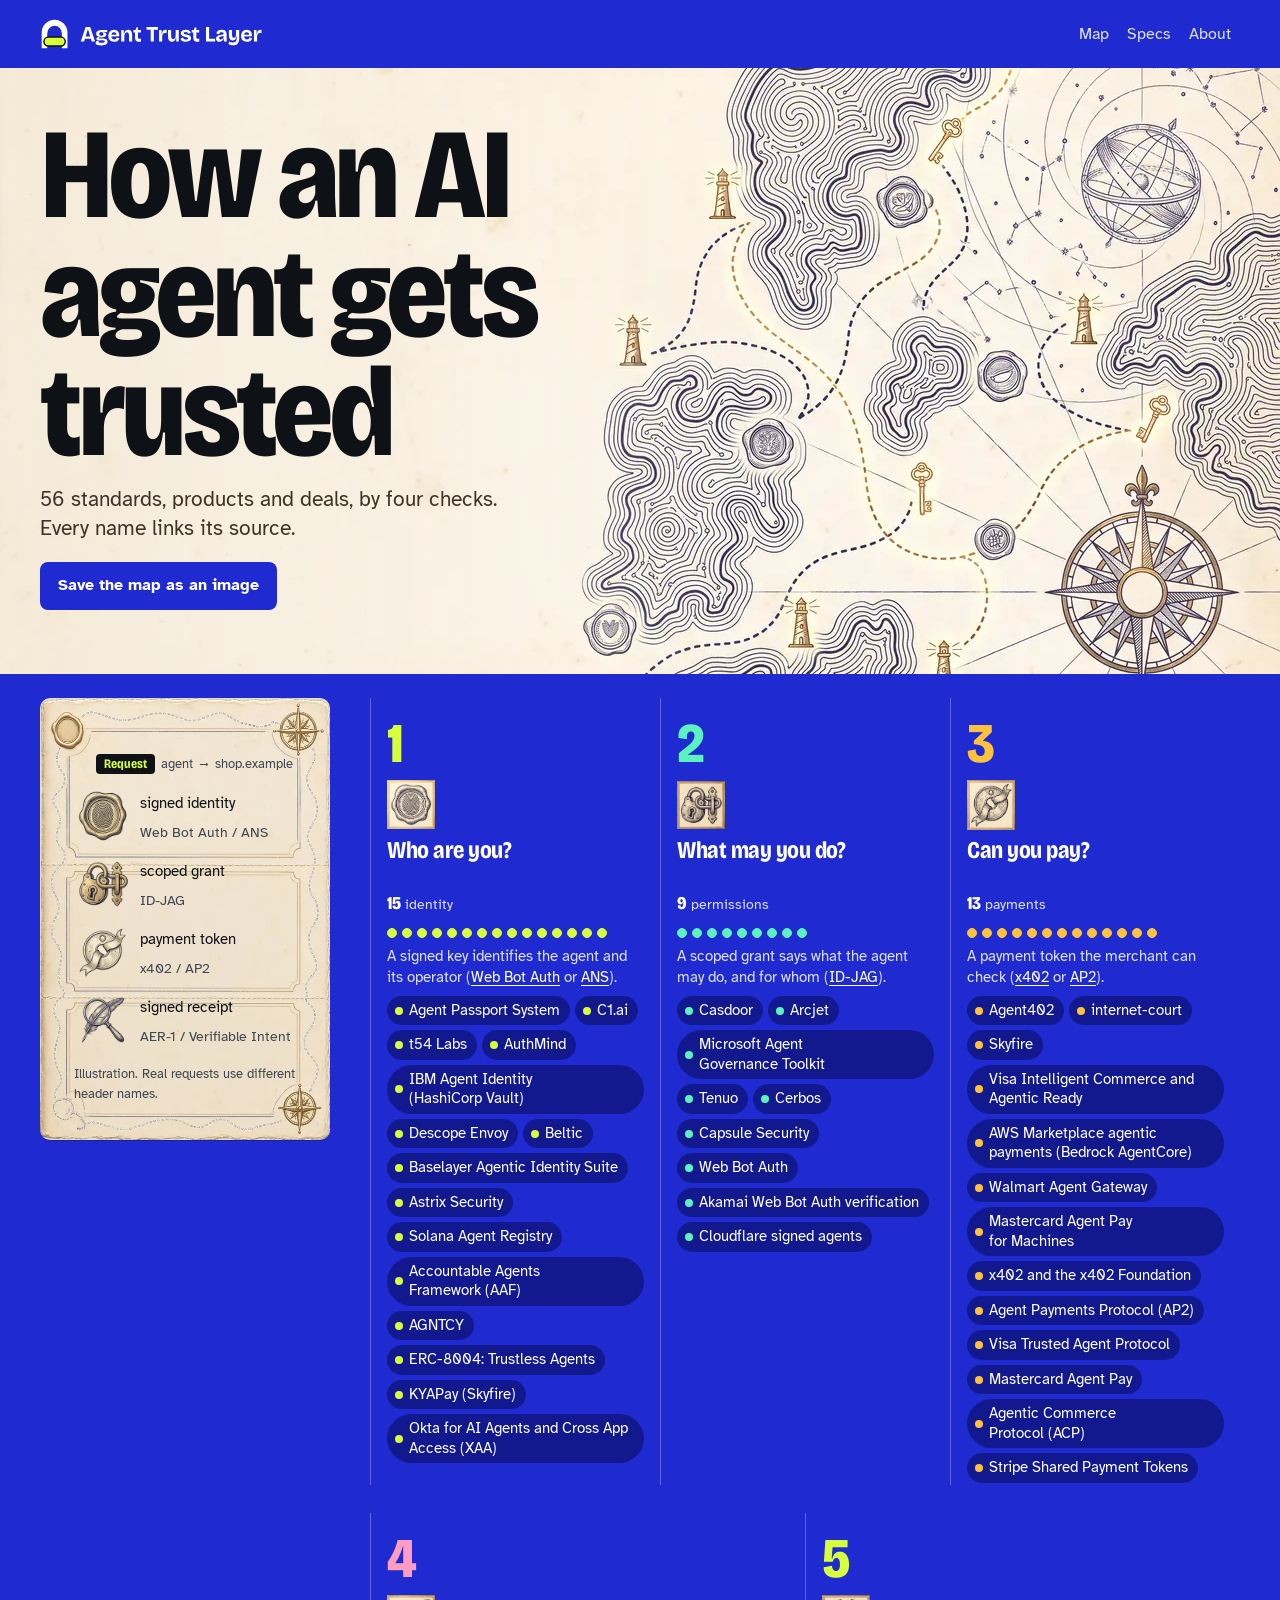
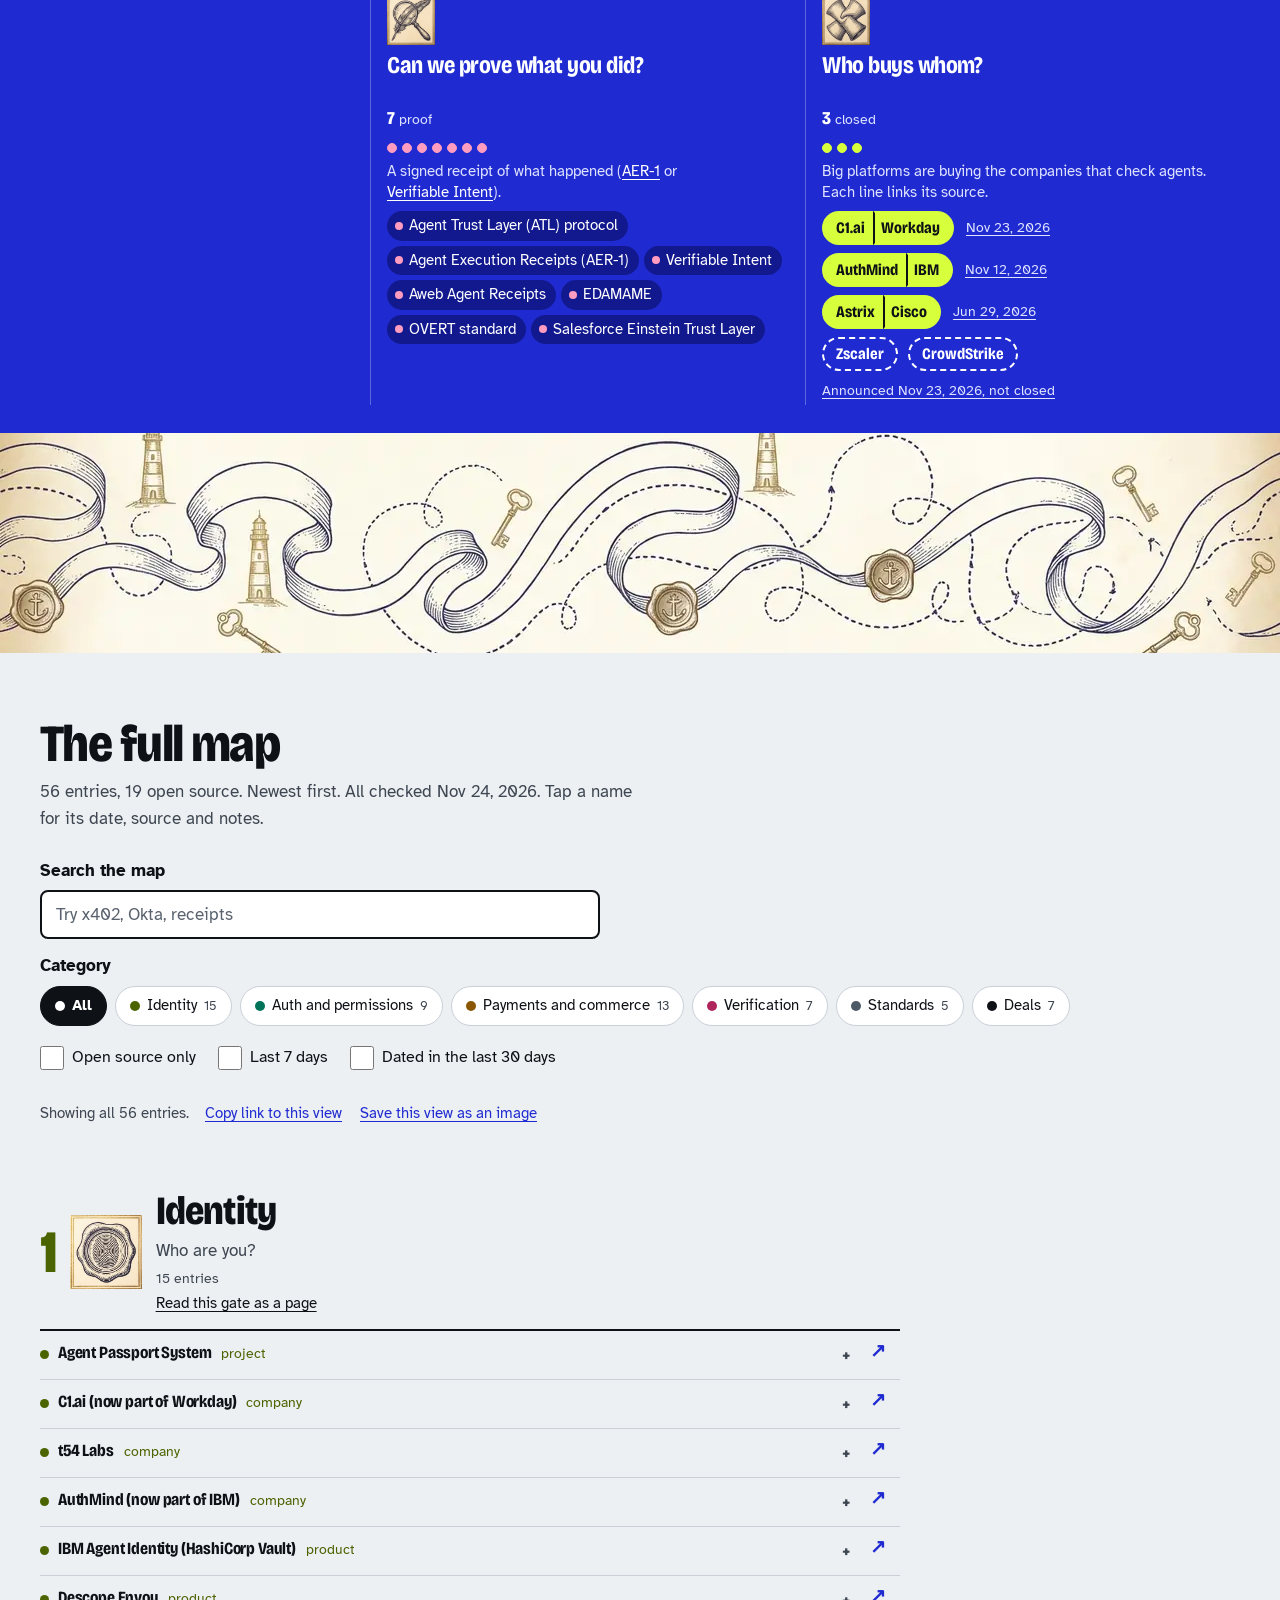
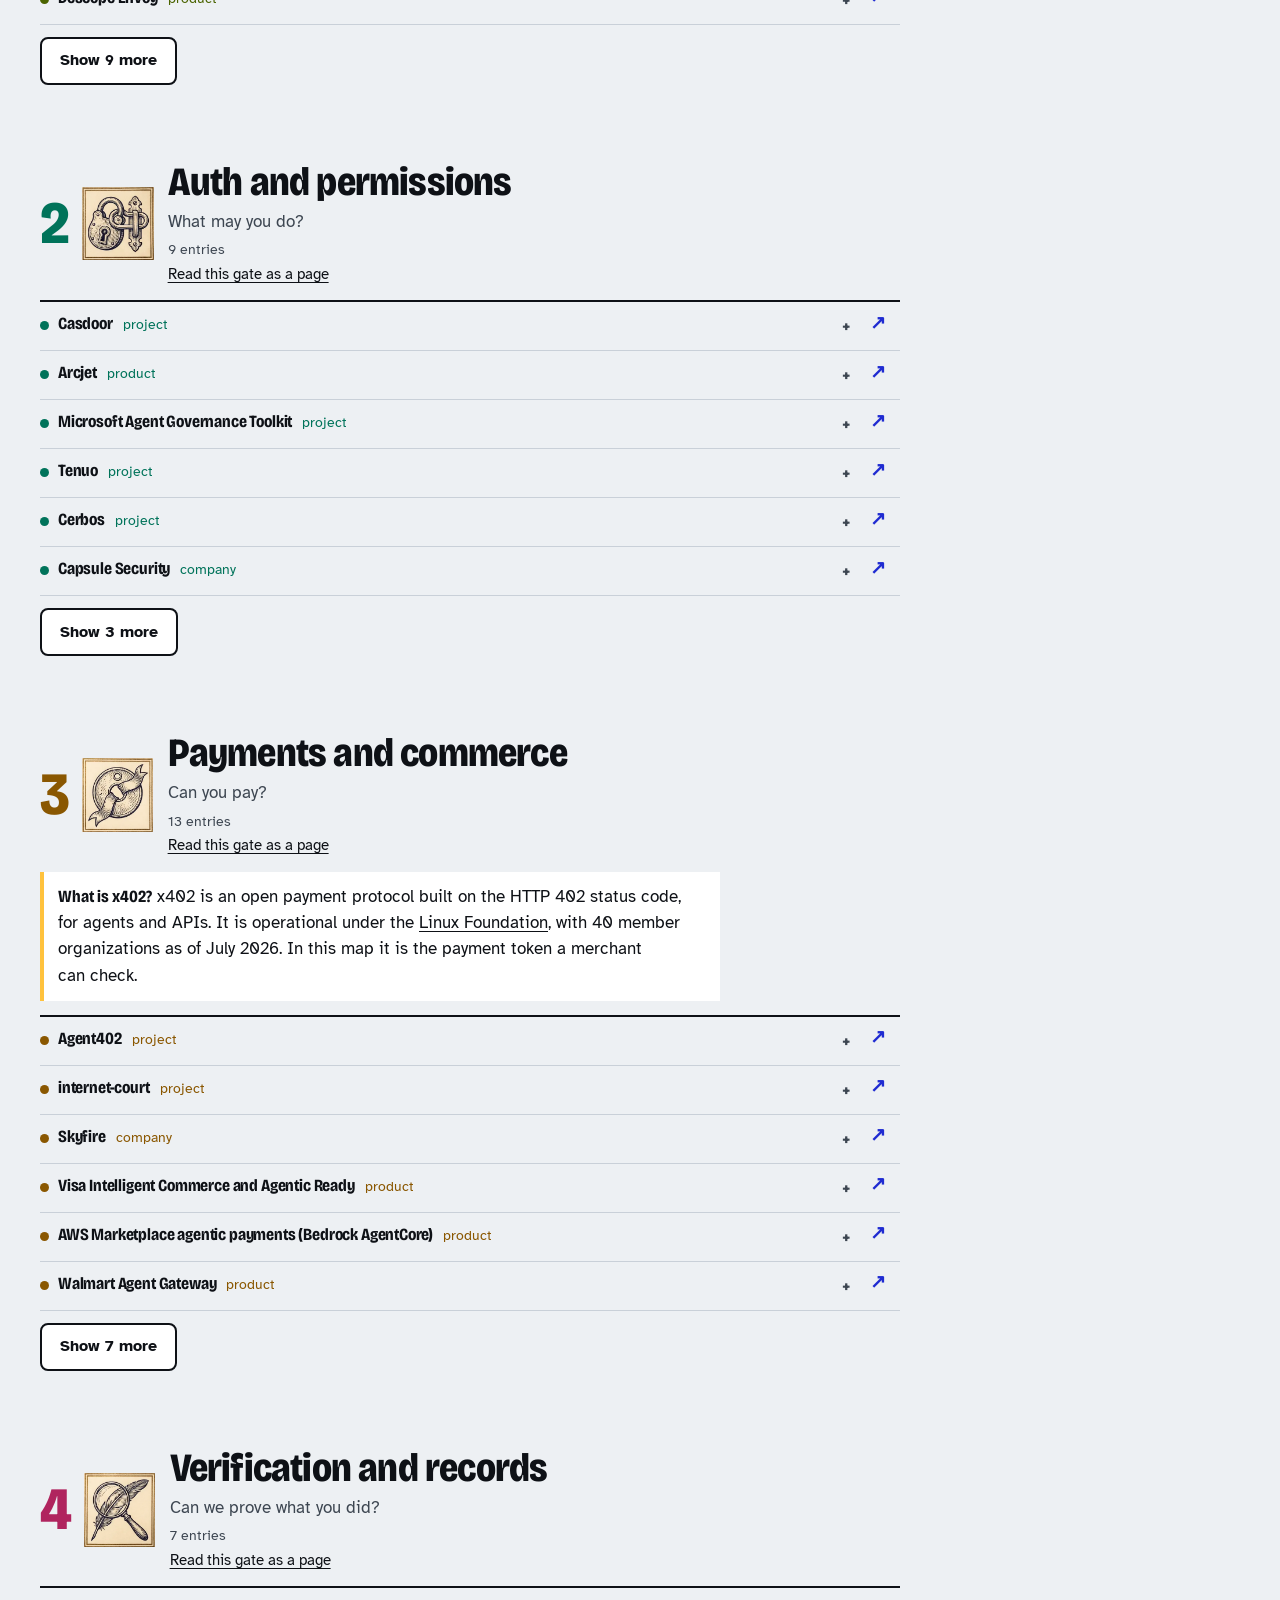
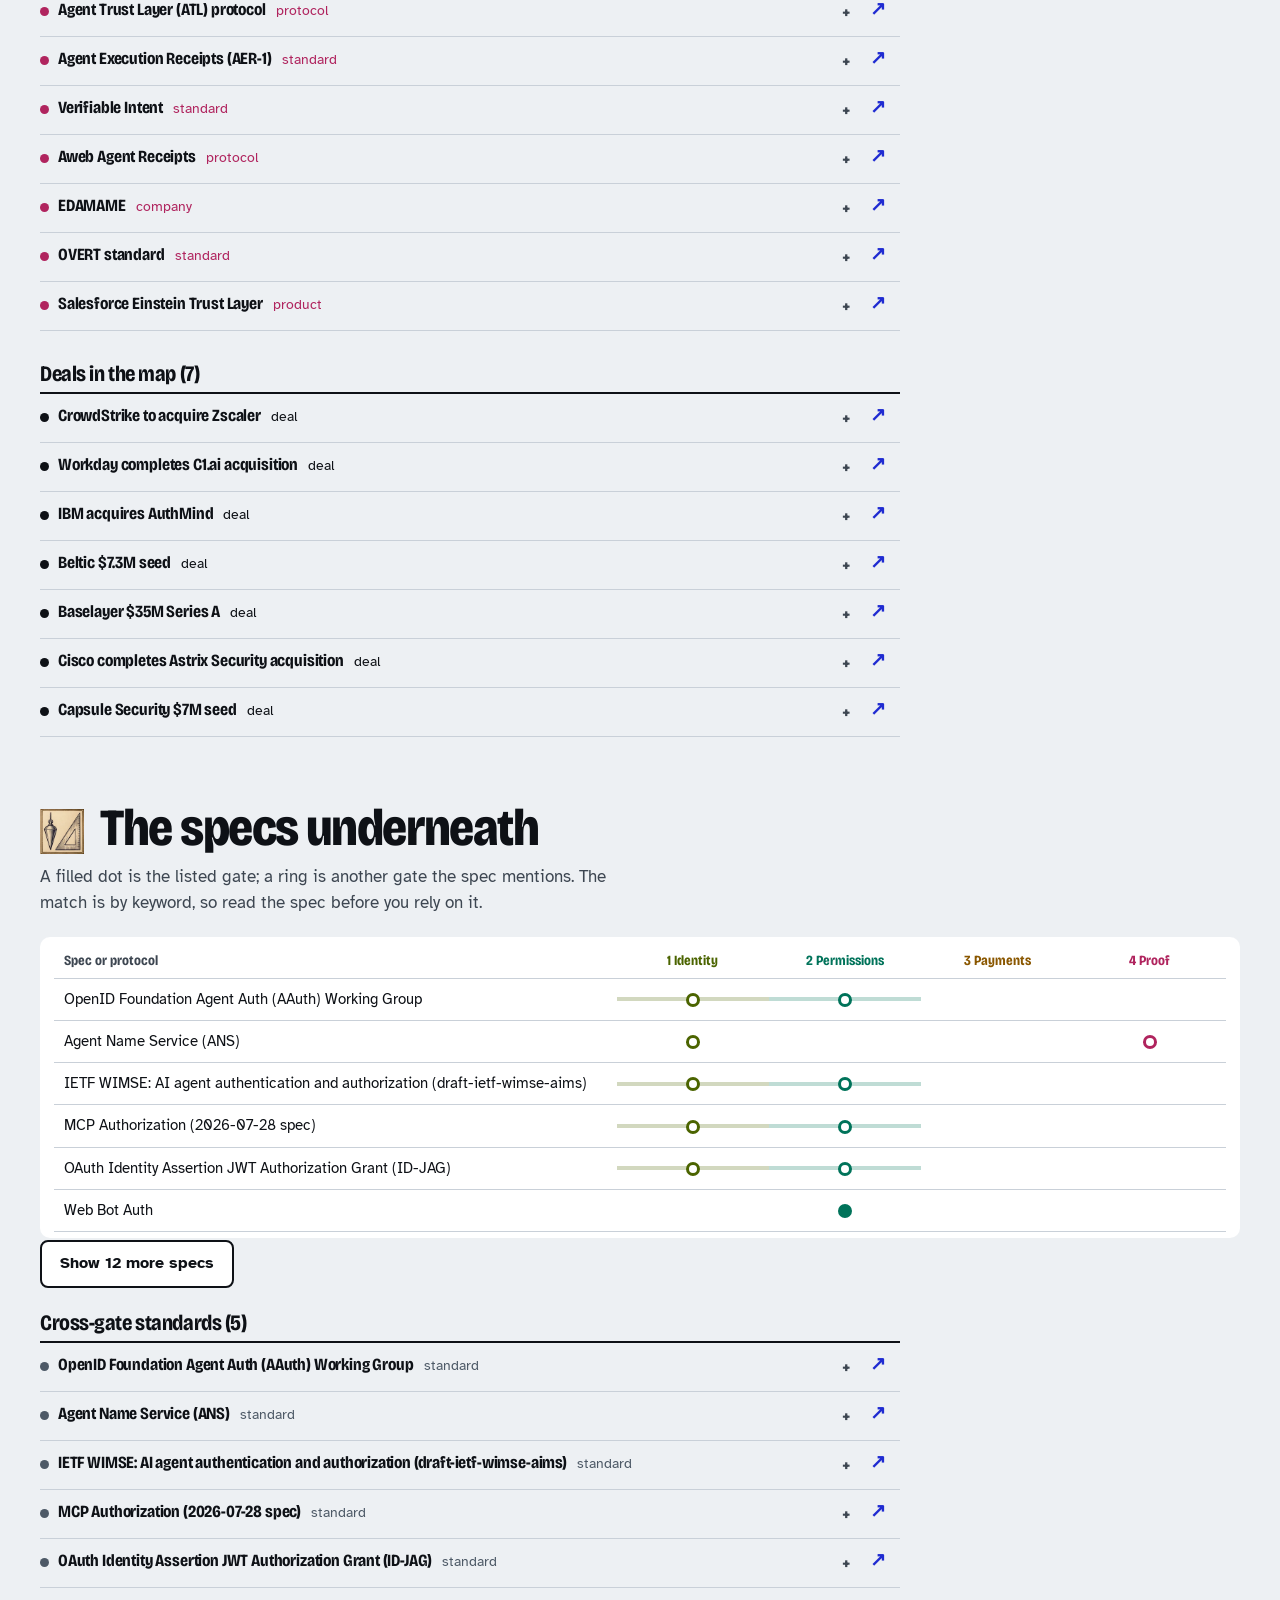
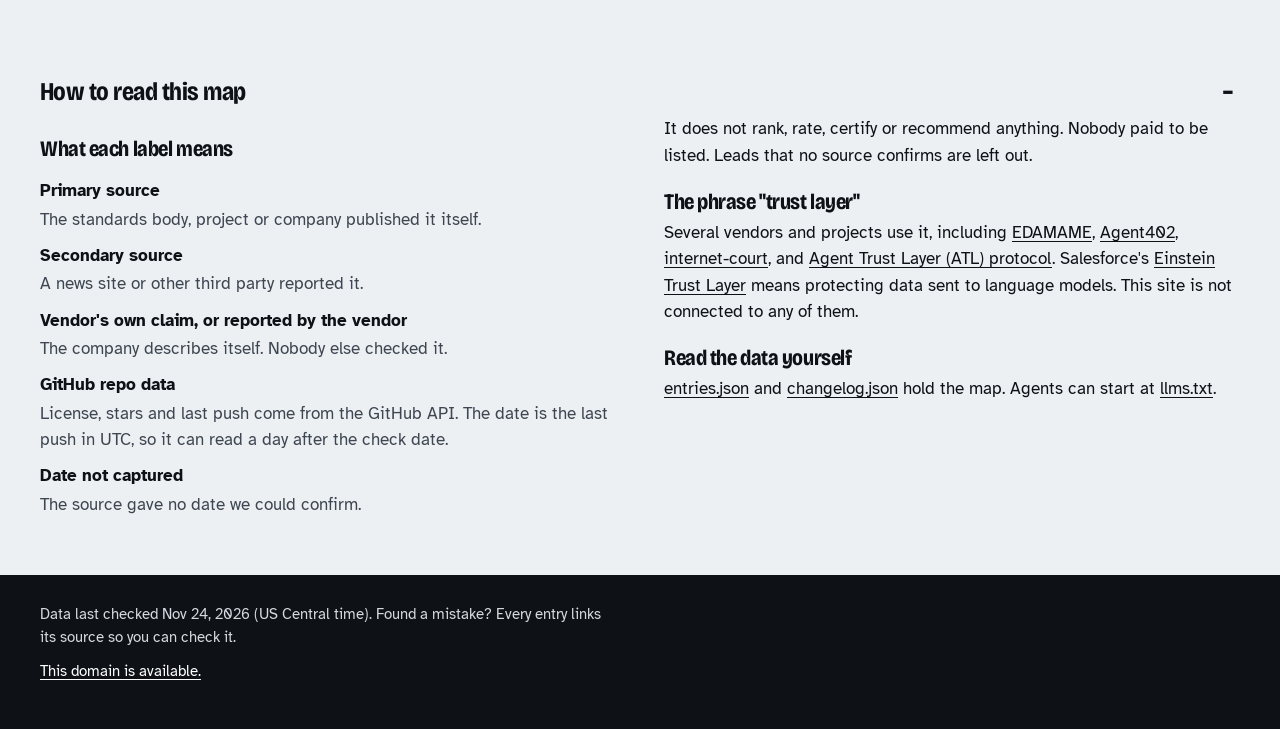
<file: docs/index.html>
<!doctype html>
<html lang="en">
<head>
<meta charset="utf-8">
<meta name="viewport" content="width=device-width, initial-scale=1">
<link rel="canonical" href="https://agenttrustlayer.com/">
<title>Agent Trust Layer: how an AI agent gets trusted, gate by gate</title>
<meta name="description" content="A sourced, dated map of 56 standards, products, open-source projects and deals for AI agent identity, permissions, payments and verification. Every entry links its source.">
<meta property="og:title" content="Agent Trust Layer: how an AI agent gets trusted">
<meta property="og:description" content="A sourced, dated map of 56 standards, products, open-source projects and deals for AI agent identity, permissions, payments and verification. Every entry links its source.">
<meta property="og:type" content="website">
<meta property="og:url" content="https://agenttrustlayer.com/">
<meta property="og:image" content="https://agenttrustlayer.com/og.jpg">
<meta property="og:image:width" content="1200">
<meta property="og:image:height" content="630">
<meta property="og:image:alt" content="Agent Trust Layer: How an AI agent gets trusted. Four numbered gates in a row; a lime agent pill has passed gates 1 and 2 and is entering gate 3.">
<link rel="preload" as="image" href="img/hero.webp" imagesrcset="img/hero-800.webp 800w, img/hero.webp 1280w, img/hero-1920.webp 1920w" imagesizes="100vw">
<meta name="twitter:card" content="summary_large_image">
<script type="application/ld+json">{"@context":"https://schema.org","@type":"Dataset","name":"Agent Trust Layer map of AI agent trust standards, products and deals","description":"A sourced, dated map of 56 standards, products, open-source projects and deals for AI agent identity, permissions, payments and verification. Every entry links its source.","url":"https://agenttrustlayer.com/","dateModified":"2026-11-24","isAccessibleForFree":true,"keywords":["AI agents","agent identity","agent authorization","agent payments","verification","x402","standards"],"creator":{"@type":"Organization","name":"Agent Trust Layer","url":"https://agenttrustlayer.com/"},"distribution":[{"@type":"DataDownload","encodingFormat":"application/json","contentUrl":"https://agenttrustlayer.com/data/entries.json"}]}</script>
<meta name="theme-color" content="#1f2bd1">
<link rel="icon" href="favicon.ico" sizes="32x32">
<link rel="icon" href="favicon.svg" type="image/svg+xml">
<link rel="icon" href="favicon-32.png" type="image/png" sizes="32x32">
<link rel="icon" href="favicon-16.png" type="image/png" sizes="16x16">
<link rel="apple-touch-icon" href="apple-touch-icon-180.png">
<link rel="manifest" href="site.webmanifest">
<link rel="preload" href="fonts/bricolage.woff2" as="font" type="font/woff2" crossorigin>
<link rel="preload" href="fonts/atkinson-regular.woff2" as="font" type="font/woff2" crossorigin>
<link rel="alternate" type="application/json" href="data/entries.json" title="Map entries">
<link rel="stylesheet" href="style.css">
<script>document.documentElement.classList.add('js');</script>
</head>
<body>
<a class="skip" href="#map">Skip to the full map</a>
<header class="hero">
<nav class="wrap bar" aria-label="Sections"><a class="brand" href="./"><img src="img/lockup-on-blue.svg" width="181" height="26" alt="Agent Trust Layer"></a><span class="navlinks"><a href="#map">Map</a><a href="#specs">Specs</a><a href="#about">About</a></span></nav>
<div class="intro">
<img class="intro-art" src="img/hero.webp" srcset="img/hero-800.webp 800w, img/hero.webp 1280w, img/hero-1920.webp 1920w" sizes="100vw" width="1280" height="714" alt="Antique star-and-sea chart with islands of contour lines, brass keys, wax seals and lighthouses linked by dotted and gold routes, an armillary sphere and compass rose at right." fetchpriority="high" decoding="async">
<div class="wrap intro-copy">
<h1>How an AI agent gets trusted</h1>
<p class="dek">56 standards, products and deals, by four checks. Every name links its source.</p>
<p class="hero-cta"><button type="button" class="cardbtn js-card" data-scope="all">Save the map as an image</button></p>
</div>
</div>
<section class="request" id="request" aria-label="One agent request, gate by gate">
<div class="stage" id="stage" data-step="all">
<div class="wrap stage-in">
<div class="ticket" aria-hidden="true">
<p class="t-h"><span class="t-chip">Request</span> <span class="t-path">agent → shop.example</span></p>
<ol class="stamps"><li class="c-id" data-g="1"><img class="s-seal" src="img/seal-identity.webp" width="144" height="144" alt="" decoding="async"><span class="s-k">signed identity</span><span class="s-v">Web Bot Auth / ANS</span></li><li class="c-auth" data-g="2"><img class="s-seal" src="img/seal-grant.webp" width="144" height="144" alt="" decoding="async"><span class="s-k">scoped grant</span><span class="s-v">ID-JAG</span></li><li class="c-pay" data-g="3"><img class="s-seal" src="img/seal-payment.webp" width="144" height="144" alt="" decoding="async"><span class="s-k">payment token</span><span class="s-v">x402 / AP2</span></li><li class="c-ver" data-g="4"><img class="s-seal" src="img/seal-receipt.webp" width="144" height="144" alt="" decoding="async"><span class="s-k">signed receipt</span><span class="s-v">AER-1 / Verifiable Intent</span></li></ol>
<p class="t-note">Illustration. Real requests use different header names.</p>
</div>
<ol class="track">
<li class="g c-id" data-g="1">
<div class="g-head"><span class="g-n" aria-hidden="true">1</span><img class="g-emblem" src="img/emblem-identity.webp" width="48" height="50" alt="" decoding="async"><h2 class="g-q">Who are you?</h2><span class="g-count"><b>15</b> <span>identity</span></span></div>
<ul class="g-dots" aria-hidden="true"><li></li><li></li><li></li><li></li><li></li><li></li><li></li><li></li><li></li><li></li><li></li><li></li><li></li><li></li><li></li></ul>
<div class="g-more"><div class="g-inner">
<p class="g-carry">A signed key identifies the agent and its operator (<a href="#e-web-bot-auth">Web Bot Auth</a> or <a href="#e-agent-name-service-ans">ANS</a>).</p>
<ul class="g-names"><li style="--i:0"><a href="#e-agent-passport-system">Agent Passport System</a></li><li style="--i:1"><a href="#e-c1-ai-now-part-of-workday">C1.ai</a></li><li style="--i:2"><a href="#e-t54-labs">t54 Labs</a></li><li style="--i:3"><a href="#e-authmind-now-part-of-ibm">AuthMind</a></li><li style="--i:4"><a href="#e-ibm-agent-identity-hashicorp-vault">IBM Agent Identity (HashiCorp Vault)</a></li><li style="--i:5"><a href="#e-descope-envoy">Descope Envoy</a></li><li style="--i:6"><a href="#e-beltic">Beltic</a></li><li style="--i:7"><a href="#e-baselayer-agentic-identity-suite">Baselayer Agentic Identity Suite</a></li><li style="--i:8"><a href="#e-astrix-security-now-part-of-cisco">Astrix Security</a></li><li style="--i:9"><a href="#e-solana-agent-registry">Solana Agent Registry</a></li><li style="--i:10"><a href="#e-accountable-agents-framework-aaf">Accountable Agents Framework (AAF)</a></li><li style="--i:11"><a href="#e-agntcy">AGNTCY</a></li><li style="--i:12"><a href="#e-erc-8004-trustless-agents">ERC-8004: Trustless Agents</a></li><li style="--i:13"><a href="#e-kyapay-skyfire">KYAPay (Skyfire)</a></li><li style="--i:14"><a href="#e-okta-for-ai-agents-and-cross-app-access-xaa">Okta for AI Agents and Cross App Access (XAA)</a></li></ul>
<p class="g-jump"><a href="#gate-1">See all 15 in the map</a></p>
</div></div></li>
<li class="g c-auth" data-g="2">
<div class="g-head"><span class="g-n" aria-hidden="true">2</span><img class="g-emblem" src="img/emblem-permissions.webp" width="48" height="50" alt="" decoding="async"><h2 class="g-q">What may you do?</h2><span class="g-count"><b>9</b> <span>permissions</span></span></div>
<ul class="g-dots" aria-hidden="true"><li></li><li></li><li></li><li></li><li></li><li></li><li></li><li></li><li></li></ul>
<div class="g-more"><div class="g-inner">
<p class="g-carry">A scoped grant says what the agent may do, and for whom (<a href="#e-oauth-identity-assertion-jwt-authorization-grant-id-jag">ID-JAG</a>).</p>
<ul class="g-names"><li style="--i:0"><a href="#e-casdoor">Casdoor</a></li><li style="--i:1"><a href="#e-arcjet">Arcjet</a></li><li style="--i:2"><a href="#e-microsoft-agent-governance-toolkit">Microsoft Agent Governance Toolkit</a></li><li style="--i:3"><a href="#e-tenuo">Tenuo</a></li><li style="--i:4"><a href="#e-cerbos">Cerbos</a></li><li style="--i:5"><a href="#e-capsule-security">Capsule Security</a></li><li style="--i:6"><a href="#e-web-bot-auth">Web Bot Auth</a></li><li style="--i:7"><a href="#e-akamai-web-bot-auth-verification">Akamai Web Bot Auth verification</a></li><li style="--i:8"><a href="#e-cloudflare-signed-agents">Cloudflare signed agents</a></li></ul>
<p class="g-jump"><a href="#gate-2">See all 9 in the map</a></p>
</div></div></li>
<li class="g c-pay" data-g="3">
<div class="g-head"><span class="g-n" aria-hidden="true">3</span><img class="g-emblem" src="img/emblem-payments.webp" width="48" height="50" alt="" decoding="async"><h2 class="g-q">Can you pay?</h2><span class="g-count"><b>13</b> <span>payments</span></span></div>
<ul class="g-dots" aria-hidden="true"><li></li><li></li><li></li><li></li><li></li><li></li><li></li><li></li><li></li><li></li><li></li><li></li><li></li></ul>
<div class="g-more"><div class="g-inner">
<p class="g-carry">A payment token the merchant can check (<a href="#e-x402-and-the-x402-foundation">x402</a> or <a href="#e-agent-payments-protocol-ap2">AP2</a>).</p>
<ul class="g-names"><li style="--i:0"><a href="#e-agent402">Agent402</a></li><li style="--i:1"><a href="#e-internet-court">internet-court</a></li><li style="--i:2"><a href="#e-skyfire">Skyfire</a></li><li style="--i:3"><a href="#e-visa-intelligent-commerce-and-agentic-ready">Visa Intelligent Commerce and Agentic Ready</a></li><li style="--i:4"><a href="#e-aws-marketplace-agentic-payments-bedrock-agentcore">AWS Marketplace agentic payments (Bedrock AgentCore)</a></li><li style="--i:5"><a href="#e-walmart-agent-gateway">Walmart Agent Gateway</a></li><li style="--i:6"><a href="#e-mastercard-agent-pay-for-machines">Mastercard Agent Pay for Machines</a></li><li style="--i:7"><a href="#e-x402-and-the-x402-foundation">x402 and the x402 Foundation</a></li><li style="--i:8"><a href="#e-agent-payments-protocol-ap2">Agent Payments Protocol (AP2)</a></li><li style="--i:9"><a href="#e-visa-trusted-agent-protocol">Visa Trusted Agent Protocol</a></li><li style="--i:10"><a href="#e-mastercard-agent-pay">Mastercard Agent Pay</a></li><li style="--i:11"><a href="#e-agentic-commerce-protocol-acp">Agentic Commerce Protocol (ACP)</a></li><li style="--i:12"><a href="#e-stripe-shared-payment-tokens">Stripe Shared Payment Tokens</a></li></ul>
<p class="g-jump"><a href="#gate-3">See all 13 in the map</a></p>
</div></div></li>
<li class="g c-ver" data-g="4">
<div class="g-head"><span class="g-n" aria-hidden="true">4</span><img class="g-emblem" src="img/emblem-verification.webp" width="48" height="50" alt="" decoding="async"><h2 class="g-q">Can we prove what you did?</h2><span class="g-count"><b>7</b> <span>proof</span></span></div>
<ul class="g-dots" aria-hidden="true"><li></li><li></li><li></li><li></li><li></li><li></li><li></li></ul>
<div class="g-more"><div class="g-inner">
<p class="g-carry">A signed receipt of what happened (<a href="#e-agent-execution-receipts-aer-1">AER-1</a> or <a href="#e-verifiable-intent">Verifiable Intent</a>).</p>
<ul class="g-names"><li style="--i:0"><a href="#e-agent-trust-layer-atl-protocol">Agent Trust Layer (ATL) protocol</a></li><li style="--i:1"><a href="#e-agent-execution-receipts-aer-1">Agent Execution Receipts (AER-1)</a></li><li style="--i:2"><a href="#e-verifiable-intent">Verifiable Intent</a></li><li style="--i:3"><a href="#e-aweb-agent-receipts">Aweb Agent Receipts</a></li><li style="--i:4"><a href="#e-edamame">EDAMAME</a></li><li style="--i:5"><a href="#e-overt-standard">OVERT standard</a></li><li style="--i:6"><a href="#e-salesforce-einstein-trust-layer">Salesforce Einstein Trust Layer</a></li></ul>
<p class="g-jump"><a href="#gate-4">See all 7 in the map</a></p>
</div></div></li>
<li class="g g-deal" data-g="5">
<div class="g-head"><span class="g-n" aria-hidden="true">5</span><img class="g-emblem" src="img/emblem-deals.webp" width="48" height="50" alt="" decoding="async"><h2 class="g-q">Who buys whom?</h2><span class="g-count"><b>3</b> <span>closed</span></span></div>
<ul class="g-dots" aria-hidden="true"><li></li><li></li><li></li></ul>
<div class="g-more"><div class="g-inner">
<p class="g-carry">Big platforms are buying the companies that check agents. Each line links its source.</p>
<ol class="merges"><li style="--i:0"><span class="m-pair"><span class="m-from">C1.ai</span><span class="m-to">Workday</span></span><a class="m-src" href="https://newsroom.workday.com/2026-11-23-Workday-Completes-Acquisition-of-C1-ai" rel="noopener">Nov 23, 2026<span class="vh">: Workday completes acquisition of agentic identity platform C1.ai</span></a></li><li style="--i:1"><span class="m-pair"><span class="m-from">AuthMind</span><span class="m-to">IBM</span></span><a class="m-src" href="https://newsroom.ibm.com/blog-ibm-advances-agent-identity-security-with-new-vault-capabilities" rel="noopener">Nov 12, 2026<span class="vh">: IBM acquires AuthMind to extend HashiCorp Vault agent identity</span></a></li><li style="--i:2"><span class="m-pair"><span class="m-from">Astrix</span><span class="m-to">Cisco</span></span><a class="m-src" href="https://nhigovernance.com/news/2026/cisco-astrix-and-sailpoint-entro-close-on-same-day.html" rel="noopener">Jun 29, 2026<span class="vh">: Cisco closes its acquisition of Astrix Security</span></a></li>
<li class="pending"><span class="m-pair"><span class="m-from">Zscaler</span><span class="m-to">CrowdStrike</span></span><a class="m-src" href="https://www.crowdstrike.com/en-us/press-releases/crowdstrike-to-acquire-zscaler-bringing-network-security-and-zero-trust-to-the-falcon-platform/" rel="noopener">Announced Nov 23, 2026, not closed<span class="vh">: CrowdStrike agrees to acquire Zscaler in an all-stock deal valuing Zscaler at about $43.9B</span></a></li></ol>
<p class="g-jump"><a href="#deals">See all 7 deals in the map</a></p>
</div></div></li>
</ol>
</div>
</div>
</section>
</header>

<div class="map-banner-wrap">
<img class="map-banner" src="img/banner.webp" srcset="img/banner-800.webp 800w, img/banner.webp 1280w, img/banner-1600.webp 1584w" sizes="100vw" width="1280" height="364" alt="A ribbon of dotted sea routes winding past tiny lighthouses, brass keys and anchor wax seals on cream vellum." loading="lazy" decoding="async">
</div>

<main id="map">
<section class="map-sec" aria-labelledby="map-h">
<div class="wrap full-h"><h2 id="map-h">The full map</h2><p class="lede">56 entries, 19 open source. Newest first. All checked Nov 24, 2026. Tap a name for its date, source and notes.</p></div>
<form class="wrap tools" role="search" aria-label="Filter the map" onsubmit="return false">
<div class="search"><label for="q">Search the map</label><input id="q" name="q" type="search" autocomplete="off" placeholder="Try x402, Okta, receipts"></div>
<fieldset class="chips"><legend>Category</legend>
<label class="chip on"><input type="radio" name="cat" value="" checked> All</label>
<label class="chip c-id"><input type="radio" name="cat" value="identity"> Identity <span class="n">15</span></label>
<label class="chip c-auth"><input type="radio" name="cat" value="auth/permissions"> Auth and permissions <span class="n">9</span></label>
<label class="chip c-pay"><input type="radio" name="cat" value="payments/commerce"> Payments and commerce <span class="n">13</span></label>
<label class="chip c-ver"><input type="radio" name="cat" value="verification"> Verification <span class="n">7</span></label>
<label class="chip c-std"><input type="radio" name="cat" value="standards"> Standards <span class="n">5</span></label>
<label class="chip c-deal"><input type="radio" name="cat" value="deals"> Deals <span class="n">7</span></label>
</fieldset>
<div class="toggles">
<label class="tog"><input type="checkbox" name="os" value="1"> Open source only</label>
<label class="tog"><input type="checkbox" name="week" value="1"> Last 7 days</label>
<label class="tog"><input type="checkbox" name="recent" value="1"> Dated in the last 30 days</label>
</div>
<p class="status"><span id="status" aria-live="polite">Showing all 56 entries.</span> <button type="button" class="linkbtn" id="share">Copy link to this view</button> <button type="button" class="linkbtn js-card" data-scope="view">Save this view as an image</button> <button type="button" class="linkbtn js-clear" hidden>Clear filters</button></p>
<div class="none-all" id="none-all" hidden><img class="empty-chart" src="img/empty-chart-440.webp" srcset="img/empty-chart-440.webp 440w, img/empty-chart-1024.webp 1024w" sizes="(min-width: 700px) 160px, 30vw" width="1024" height="1024" alt="A small compass at rest on a cream chart, with a dotted course and no compass letters." decoding="async"><p>Nothing matches <b id="none-q"></b>. Check the spelling or <button type="button" class="linkbtn js-clear">clear filters</button>.</p></div>
</form>

<div class="wrap gates">
<div class="gate c-id" id="gate-1" data-gate="1" role="group" aria-labelledby="gate-1-h">
<div class="gate-head"><p class="gate-num" aria-hidden="true">1</p><img class="gate-emblem" src="img/emblem-identity.webp" width="72" height="74" alt="" decoding="async"><div><h2 id="gate-1-h">Identity</h2>
<p class="gate-sub">Who are you?</p>
<p class="count" aria-live="polite"><span class="shown">15</span> entries</p>
<p class="pagelink"><a href="identity/">Read this gate as a page</a></p></div></div>
<ol class="entries " id="list-1" data-cap="6"><li class="entry c-id" id="e-agent-passport-system" data-cat="identity" data-os="1" data-day="2026-11-24" data-text="agent passport system open protocol and typescript sdk for agent identity, scoped delegation, enforcement before the action and signed receipts. project identity date is last push (github api, read 2026-11-24). apache-2.0, 67 stars. github repo data">
<details><summary><span class="e-name">Agent Passport System</span> <span class="e-kind">project</span></summary>
<div class="e-body"><p>Open protocol and TypeScript SDK for agent identity, scoped delegation, enforcement before the action and signed receipts.</p><p class="e-note"><b>Note.</b> Date is last push (GitHub API, read 2026-11-24). Apache-2.0, 67 stars.</p>
<p class="e-meta"><span class="when">Dated Nov 24, 2026</span><span>checked Nov 24, 2026</span><a class="src" href="https://github.com/agent-passport-system/agent-passport-system" rel="noopener">GitHub repo data<span class="vh">, source on github.com</span></a><span class="tag tag-os">Open source</span></p>
<p class="e-links"><a href="https://agent-passport.org/" rel="noopener">Project page (agent-passport.org)</a> <span class="sep" aria-hidden="true">/</span> <a href="#e-agent-passport-system" class="permalink" data-id="agent-passport-system">Link to this entry</a></p></div></details>
<a class="e-ico" href="https://github.com/agent-passport-system/agent-passport-system" rel="noopener" aria-label="Source for Agent Passport System, on github.com"><span aria-hidden="true">↗</span></a></li>
<li class="entry c-id" id="e-c1-ai-now-part-of-workday" data-cat="identity" data-os="0" data-day="2026-11-23" data-text="c1.ai (now part of workday) agentic identity platform for people and ai agents; workday completed its acquisition on nov 23, 2026. company identity  primary source">
<details><summary><span class="e-name">C1.ai (now part of Workday)</span> <span class="e-kind">company</span></summary>
<div class="e-body"><p>Agentic identity platform for people and AI agents; Workday completed its acquisition on Nov 23, 2026.</p>
<p class="e-meta"><span class="when">Dated Nov 23, 2026</span><span>checked Nov 24, 2026</span><a class="src" href="https://newsroom.workday.com/2026-11-23-Workday-Completes-Acquisition-of-C1-ai" rel="noopener">Primary source<span class="vh">, source on newsroom.workday.com</span></a><span class="tag">Not open source</span></p>
<p class="e-links"><a href="#e-c1-ai-now-part-of-workday" class="permalink" data-id="c1-ai-now-part-of-workday">Link to this entry</a></p></div></details>
<a class="e-ico" href="https://newsroom.workday.com/2026-11-23-Workday-Completes-Acquisition-of-C1-ai" rel="noopener" aria-label="Source for C1.ai (now part of Workday), on newsroom.workday.com"><span aria-hidden="true">↗</span></a></li>
<li class="entry c-id" id="e-t54-labs" data-cat="identity" data-os="0" data-day="2026-11-22" data-text="t54 labs identity, risk and compliance infrastructure for agents that transact; reported $5m seed (feb 2026) co-led by anagram, pl capital and franklin templeton. company identity funding details come from the wetheflywheel survey, which says it checked each round against the announcement; the primary announcement was not opened. secondary source">
<details><summary><span class="e-name">t54 Labs</span> <span class="e-kind">company</span></summary>
<div class="e-body"><p>Identity, risk and compliance infrastructure for agents that transact; reported $5M seed (Feb 2026) co-led by Anagram, PL Capital and Franklin Templeton.</p><p class="e-note"><b>Note.</b> Funding details come from the wetheflywheel survey, which says it checked each round against the announcement; the primary announcement was not opened.</p>
<p class="e-meta"><span class="when">Dated Nov 22, 2026</span><span>checked Nov 24, 2026</span><a class="src" href="https://wetheflywheel.com/en/agentic-commerce/know-your-agent/" rel="noopener">Secondary source<span class="vh">, source on wetheflywheel.com</span></a><span class="tag">Not open source</span></p>
<p class="e-links"><a href="https://www.t54.ai/" rel="noopener">Project page (t54.ai)</a> <span class="sep" aria-hidden="true">/</span> <a href="#e-t54-labs" class="permalink" data-id="t54-labs">Link to this entry</a></p></div></details>
<a class="e-ico" href="https://wetheflywheel.com/en/agentic-commerce/know-your-agent/" rel="noopener" aria-label="Source for t54 Labs, on wetheflywheel.com"><span aria-hidden="true">↗</span></a></li>
<li class="entry c-id" id="e-authmind-now-part-of-ibm" data-cat="identity" data-os="0" data-day="2026-11-12" data-text="authmind (now part of ibm) identity observability company that maps how human, machine and agent identities use credentials; acquired by ibm in november 2026. company identity  primary source">
<details><summary><span class="e-name">AuthMind (now part of IBM)</span> <span class="e-kind">company</span></summary>
<div class="e-body"><p>Identity observability company that maps how human, machine and agent identities use credentials; acquired by IBM in November 2026.</p>
<p class="e-meta"><span class="when">Dated Nov 12, 2026</span><span>checked Nov 24, 2026</span><a class="src" href="https://www.authmind.com/blogs/authmind-joins-ibm-to-build-the-future-of-agentic-ai-identity-security" rel="noopener">Primary source<span class="vh">, source on authmind.com</span></a><span class="tag">Not open source</span></p>
<p class="e-links"><a href="https://www.authmind.com/" rel="noopener">Project page (authmind.com)</a> <span class="sep" aria-hidden="true">/</span> <a href="#e-authmind-now-part-of-ibm" class="permalink" data-id="authmind-now-part-of-ibm">Link to this entry</a></p></div></details>
<a class="e-ico" href="https://www.authmind.com/blogs/authmind-joins-ibm-to-build-the-future-of-agentic-ai-identity-security" rel="noopener" aria-label="Source for AuthMind (now part of IBM), on authmind.com"><span aria-hidden="true">↗</span></a></li>
<li class="entry c-id" id="e-ibm-agent-identity-hashicorp-vault" data-cat="identity" data-os="0" data-day="2026-11-12" data-text="ibm agent identity (hashicorp vault) ibm&#39;s approach to registering agents, delegating authority, authorizing access and auditing agent actions on hashicorp vault, extended by the authmind acquisition. product identity  primary source">
<details><summary><span class="e-name">IBM Agent Identity (HashiCorp Vault)</span> <span class="e-kind">product</span></summary>
<div class="e-body"><p>IBM&#39;s approach to registering agents, delegating authority, authorizing access and auditing agent actions on HashiCorp Vault, extended by the AuthMind acquisition.</p>
<p class="e-meta"><span class="when">Dated Nov 12, 2026</span><span>checked Nov 24, 2026</span><a class="src" href="https://newsroom.ibm.com/blog-ibm-advances-agent-identity-security-with-new-vault-capabilities" rel="noopener">Primary source<span class="vh">, source on newsroom.ibm.com</span></a><span class="tag">Not open source</span></p>
<p class="e-links"><a href="#e-ibm-agent-identity-hashicorp-vault" class="permalink" data-id="ibm-agent-identity-hashicorp-vault">Link to this entry</a></p></div></details>
<a class="e-ico" href="https://newsroom.ibm.com/blog-ibm-advances-agent-identity-security-with-new-vault-capabilities" rel="noopener" aria-label="Source for IBM Agent Identity (HashiCorp Vault), on newsroom.ibm.com"><span aria-hidden="true">↗</span></a></li>
<li class="entry c-id" id="e-descope-envoy" data-cat="identity" data-os="0" data-day="2026-11-04" data-text="descope envoy delegated sign-in path for personal ai agents on consumer sites, with granular permissions and out-of-band approval; launch partners include gofundme, you.com, goodrx and composio. product identity  primary source">
<details><summary><span class="e-name">Descope Envoy</span> <span class="e-kind">product</span></summary>
<div class="e-body"><p>Delegated sign-in path for personal AI agents on consumer sites, with granular permissions and out-of-band approval; launch partners include GoFundMe, You.com, GoodRx and Composio.</p>
<p class="e-meta"><span class="when">Dated Nov 4, 2026</span><span>checked Nov 24, 2026</span><a class="src" href="https://www.descope.com/press-release/envoy" rel="noopener">Primary source<span class="vh">, source on descope.com</span></a><span class="tag">Not open source</span></p>
<p class="e-links"><a href="#e-descope-envoy" class="permalink" data-id="descope-envoy">Link to this entry</a></p></div></details>
<a class="e-ico" href="https://www.descope.com/press-release/envoy" rel="noopener" aria-label="Source for Descope Envoy, on descope.com"><span aria-hidden="true">↗</span></a></li>
<li class="entry c-id over" id="e-beltic" data-cat="identity" data-os="0" data-day="2026-09-30" data-text="beltic know your agent platform that verifies agents visiting a business and checks actions against the business&#39;s rules; $7.3m seed led by norwest. company identity  secondary source">
<details><summary><span class="e-name">Beltic</span> <span class="e-kind">company</span></summary>
<div class="e-body"><p>Know Your Agent platform that verifies agents visiting a business and checks actions against the business&#39;s rules; $7.3M seed led by Norwest.</p>
<p class="e-meta"><span class="when">Dated Sep 30, 2026</span><span>checked Nov 24, 2026</span><a class="src" href="https://www.streetinsider.com/PRNewswire/Beltic+Emerges+from+Stealth+to+Secure+Autonomous+Agent+Transactions+at+Scale/27126763.html" rel="noopener">Secondary source<span class="vh">, source on streetinsider.com</span></a><span class="tag">Not open source</span></p>
<p class="e-links"><a href="https://www.beltic.com/" rel="noopener">Project page (beltic.com)</a> <span class="sep" aria-hidden="true">/</span> <a href="#e-beltic" class="permalink" data-id="beltic">Link to this entry</a></p></div></details>
<a class="e-ico" href="https://www.streetinsider.com/PRNewswire/Beltic+Emerges+from+Stealth+to+Secure+Autonomous+Agent+Transactions+at+Scale/27126763.html" rel="noopener" aria-label="Source for Beltic, on streetinsider.com"><span aria-hidden="true">↗</span></a></li>
<li class="entry c-id over" id="e-baselayer-agentic-identity-suite" data-cat="identity" data-os="0" data-day="2026-09-22" data-text="baselayer agentic identity suite business-identity company that added know your agent, counterparty verification and a trusted registry for agents; raised a $35m series a led by m13. company identity  secondary source">
<details><summary><span class="e-name">Baselayer Agentic Identity Suite</span> <span class="e-kind">company</span></summary>
<div class="e-body"><p>Business-identity company that added Know Your Agent, Counterparty Verification and a Trusted Registry for agents; raised a $35M Series A led by M13.</p>
<p class="e-meta"><span class="when">Dated Sep 22, 2026</span><span>checked Nov 24, 2026</span><a class="src" href="https://news.crunchbase.com/ai/verifying-ai-agents-baselayer-35m-raise/" rel="noopener">Secondary source<span class="vh">, source on news.crunchbase.com</span></a><span class="tag">Not open source</span></p>
<p class="e-links"><a href="https://baselayer.com/" rel="noopener">Project page (baselayer.com)</a> <span class="sep" aria-hidden="true">/</span> <a href="#e-baselayer-agentic-identity-suite" class="permalink" data-id="baselayer-agentic-identity-suite">Link to this entry</a></p></div></details>
<a class="e-ico" href="https://news.crunchbase.com/ai/verifying-ai-agents-baselayer-35m-raise/" rel="noopener" aria-label="Source for Baselayer Agentic Identity Suite, on news.crunchbase.com"><span aria-hidden="true">↗</span></a></li>
<li class="entry c-id over" id="e-astrix-security-now-part-of-cisco" data-cat="identity" data-os="0" data-day="2026-06-29" data-text="astrix security (now part of cisco) security for ai agents and non-human identities (service accounts, api keys, oauth tokens); acquisition closed by cisco on june 29, 2026. company identity closing date from nhi governance; cisco&#39;s own announcement page (blogs.cisco.com) exists but was not opened. reported price (~$400m, calcalist) is not asserted here. secondary source">
<details><summary><span class="e-name">Astrix Security (now part of Cisco)</span> <span class="e-kind">company</span></summary>
<div class="e-body"><p>Security for AI agents and non-human identities (service accounts, API keys, OAuth tokens); acquisition closed by Cisco on June 29, 2026.</p><p class="e-note"><b>Note.</b> Closing date from NHI Governance; Cisco&#39;s own announcement page (blogs.cisco.com) exists but was not opened. Reported price (~$400M, Calcalist) is not asserted here.</p>
<p class="e-meta"><span class="when">Dated Jun 29, 2026</span><span>checked Nov 24, 2026</span><a class="src" href="https://nhigovernance.com/news/2026/cisco-astrix-and-sailpoint-entro-close-on-same-day.html" rel="noopener">Secondary source<span class="vh">, source on nhigovernance.com</span></a><span class="tag">Not open source</span></p>
<p class="e-links"><a href="https://astrix.security/" rel="noopener">Project page (astrix.security)</a> <span class="sep" aria-hidden="true">/</span> <a href="#e-astrix-security-now-part-of-cisco" class="permalink" data-id="astrix-security-now-part-of-cisco">Link to this entry</a></p></div></details>
<a class="e-ico" href="https://nhigovernance.com/news/2026/cisco-astrix-and-sailpoint-entro-close-on-same-day.html" rel="noopener" aria-label="Source for Astrix Security (now part of Cisco), on nhigovernance.com"><span aria-hidden="true">↗</span></a></li>
<li class="entry c-id over" id="e-solana-agent-registry" data-cat="identity" data-os="1" data-day="2026-03-03" data-text="solana agent registry solana&#39;s implementation of erc-8004 identity, reputation and verification registries for agents. project identity reported by chaincatcher via kucoin; primary solana post not opened. secondary source">
<details><summary><span class="e-name">Solana Agent Registry</span> <span class="e-kind">project</span></summary>
<div class="e-body"><p>Solana&#39;s implementation of ERC-8004 identity, reputation and verification registries for agents.</p><p class="e-note"><b>Note.</b> Reported by ChainCatcher via KuCoin; primary Solana post not opened.</p>
<p class="e-meta"><span class="when">Dated Mar 3, 2026</span><span>checked Nov 24, 2026</span><a class="src" href="https://www.kucoin.com/news/flash/solana-launches-ai-agent-trust-layer-agent-registry" rel="noopener">Secondary source<span class="vh">, source on kucoin.com</span></a><span class="tag tag-os">Open source</span></p>
<p class="e-links"><a href="#e-solana-agent-registry" class="permalink" data-id="solana-agent-registry">Link to this entry</a></p></div></details>
<a class="e-ico" href="https://www.kucoin.com/news/flash/solana-launches-ai-agent-trust-layer-agent-registry" rel="noopener" aria-label="Source for Solana Agent Registry, on kucoin.com"><span aria-hidden="true">↗</span></a></li>
<li class="entry c-id over" id="e-accountable-agents-framework-aaf" data-cat="identity" data-os="0" data-day="" data-text="accountable agents framework (aaf) proposed blueprint for privacy-preserving, directory-issued agent ids that tie an agent to an accountable person or organization; a paper, not a deployed service. standard identity paper exists and was read via search summary. a nov 24, 2026 launch date appears only in an x trending summary, so it is not used here. primary source, paper; date unverified">
<details><summary><span class="e-name">Accountable Agents Framework (AAF)</span> <span class="e-kind">standard</span></summary>
<div class="e-body"><p>Proposed blueprint for privacy-preserving, directory-issued agent IDs that tie an agent to an accountable person or organization; a paper, not a deployed service.</p><p class="e-note"><b>Note.</b> Paper exists and was read via search summary. A Nov 24, 2026 launch date appears only in an X trending summary, so it is NOT used here.</p>
<p class="e-meta"><span class="when nodate">date not captured</span><span>checked Nov 24, 2026</span><a class="src" href="https://www.accountableagents.ai/paper.pdf" rel="noopener">Primary source, paper; date unverified<span class="vh">, source on accountableagents.ai</span></a></p>
<p class="e-links"><a href="https://www.accountableagents.ai/" rel="noopener">Project page (accountableagents.ai)</a> <span class="sep" aria-hidden="true">/</span> <a href="#e-accountable-agents-framework-aaf" class="permalink" data-id="accountable-agents-framework-aaf">Link to this entry</a></p></div></details>
<a class="e-ico" href="https://www.accountableagents.ai/paper.pdf" rel="noopener" aria-label="Source for Accountable Agents Framework (AAF), on accountableagents.ai"><span aria-hidden="true">↗</span></a></li>
<li class="entry c-id over" id="e-agntcy" data-cat="identity" data-os="1" data-day="" data-text="agntcy linux foundation project for agent discovery (directory), identity, messaging and observability; directory and identity are apache-2.0. project identity lf press date not captured; repos agntcy/dir (last push 2026-11-24) and agntcy/identity (2026-10-07). primary source">
<details><summary><span class="e-name">AGNTCY</span> <span class="e-kind">project</span></summary>
<div class="e-body"><p>Linux Foundation project for agent discovery (Directory), identity, messaging and observability; Directory and Identity are Apache-2.0.</p><p class="e-note"><b>Note.</b> LF press date not captured; repos agntcy/dir (last push 2026-11-24) and agntcy/identity (2026-10-07).</p>
<p class="e-meta"><span class="when nodate">date not captured</span><span>checked Nov 24, 2026</span><a class="src" href="https://www.linuxfoundation.org/press/linux-foundation-welcomes-the-agntcy-project-to-standardize-open-multi-agent-system-infrastructure-and-break-down-ai-agent-silos" rel="noopener">Primary source<span class="vh">, source on linuxfoundation.org</span></a><span class="tag tag-os">Open source</span></p>
<p class="e-links"><a href="https://github.com/agntcy/dir" rel="noopener">Project page (github.com)</a> <span class="sep" aria-hidden="true">/</span> <a href="#e-agntcy" class="permalink" data-id="agntcy">Link to this entry</a></p></div></details>
<a class="e-ico" href="https://www.linuxfoundation.org/press/linux-foundation-welcomes-the-agntcy-project-to-standardize-open-multi-agent-system-infrastructure-and-break-down-ai-agent-silos" rel="noopener" aria-label="Source for AGNTCY, on linuxfoundation.org"><span aria-hidden="true">↗</span></a></li>
<li class="entry c-id over" id="e-erc-8004-trustless-agents" data-cat="identity" data-os="1" data-day="" data-text="erc-8004: trustless agents ethereum standard defining on-chain identity, reputation and validation registries so agents can be discovered and assessed across organizations. standard identity publish date not captured. the 8004.org learn page notes the validation registry was not yet available when read; status may have changed. primary source">
<details><summary><span class="e-name">ERC-8004: Trustless Agents</span> <span class="e-kind">standard</span></summary>
<div class="e-body"><p>Ethereum standard defining on-chain Identity, Reputation and Validation registries so agents can be discovered and assessed across organizations.</p><p class="e-note"><b>Note.</b> Publish date not captured. The 8004.org learn page notes the Validation Registry was not yet available when read; status may have changed.</p>
<p class="e-meta"><span class="when nodate">date not captured</span><span>checked Nov 24, 2026</span><a class="src" href="https://eips.ethereum.org/EIPS/eip-8004" rel="noopener">Primary source<span class="vh">, source on eips.ethereum.org</span></a><span class="tag tag-os">Open source</span></p>
<p class="e-links"><a href="#e-erc-8004-trustless-agents" class="permalink" data-id="erc-8004-trustless-agents">Link to this entry</a></p></div></details>
<a class="e-ico" href="https://eips.ethereum.org/EIPS/eip-8004" rel="noopener" aria-label="Source for ERC-8004: Trustless Agents, on eips.ethereum.org"><span aria-hidden="true">↗</span></a></li>
<li class="entry c-id over" id="e-kyapay-skyfire" data-cat="identity" data-os="0" data-day="" data-text="kyapay (skyfire) open jwt protocol with identity, payment and combined tokens so sellers can verify an agent and its pre-authorized payment. protocol identity docs read nov 24, 2026; docs show no publish date. primary source">
<details><summary><span class="e-name">KYAPay (Skyfire)</span> <span class="e-kind">protocol</span></summary>
<div class="e-body"><p>Open JWT protocol with identity, payment and combined tokens so sellers can verify an agent and its pre-authorized payment.</p><p class="e-note"><b>Note.</b> Docs read Nov 24, 2026; docs show no publish date.</p>
<p class="e-meta"><span class="when nodate">date not captured</span><span>checked Nov 24, 2026</span><a class="src" href="https://docs.skyfire.xyz/docs/kyapay-tokens" rel="noopener">Primary source<span class="vh">, source on docs.skyfire.xyz</span></a></p>
<p class="e-links"><a href="https://kyapay.org/" rel="noopener">Project page (kyapay.org)</a> <span class="sep" aria-hidden="true">/</span> <a href="#e-kyapay-skyfire" class="permalink" data-id="kyapay-skyfire">Link to this entry</a></p></div></details>
<a class="e-ico" href="https://docs.skyfire.xyz/docs/kyapay-tokens" rel="noopener" aria-label="Source for KYAPay (Skyfire), on docs.skyfire.xyz"><span aria-hidden="true">↗</span></a></li>
<li class="entry c-id over" id="e-okta-for-ai-agents-and-cross-app-access-xaa" data-cat="identity" data-os="0" data-day="" data-text="okta for ai agents and cross app access (xaa) okta product line for registering agents, governing their access and issuing short-lived scoped tokens; now supports third-party identity providers via xaa. product identity press-release date not captured; third-party idp support described as generally available. primary source">
<details><summary><span class="e-name">Okta for AI Agents and Cross App Access (XAA)</span> <span class="e-kind">product</span></summary>
<div class="e-body"><p>Okta product line for registering agents, governing their access and issuing short-lived scoped tokens; now supports third-party identity providers via XAA.</p><p class="e-note"><b>Note.</b> Press-release date not captured; third-party IdP support described as generally available.</p>
<p class="e-meta"><span class="when nodate">date not captured</span><span>checked Nov 24, 2026</span><a class="src" href="https://www.okta.com/newsroom/press-releases/okta-for-ai-agents-now-works-out-of-the-box-with-multiple-third-party-identity-providers/" rel="noopener">Primary source<span class="vh">, source on okta.com</span></a><span class="tag">Not open source</span></p>
<p class="e-links"><a href="https://www.okta.com/solutions/secure-ai/" rel="noopener">Project page (okta.com)</a> <span class="sep" aria-hidden="true">/</span> <a href="#e-okta-for-ai-agents-and-cross-app-access-xaa" class="permalink" data-id="okta-for-ai-agents-and-cross-app-access-xaa">Link to this entry</a></p></div></details>
<a class="e-ico" href="https://www.okta.com/newsroom/press-releases/okta-for-ai-agents-now-works-out-of-the-box-with-multiple-third-party-identity-providers/" rel="noopener" aria-label="Source for Okta for AI Agents and Cross App Access (XAA), on okta.com"><span aria-hidden="true">↗</span></a></li></ol><p class="more-wrap"><button type="button" class="more" aria-expanded="false" aria-controls="list-1" data-n="9" data-noun="more">Show 9 more</button></p><p class="empty" hidden><img class="empty-mini" src="img/empty-chart-440.webp" width="72" height="72" alt="" decoding="async"> No entries here match. <button type="button" class="linkbtn js-clear">Clear filters</button></p></div>
<div class="gate c-auth" id="gate-2" data-gate="2" role="group" aria-labelledby="gate-2-h">
<div class="gate-head"><p class="gate-num" aria-hidden="true">2</p><img class="gate-emblem" src="img/emblem-permissions.webp" width="72" height="74" alt="" decoding="async"><div><h2 id="gate-2-h">Auth and permissions</h2>
<p class="gate-sub">What may you do?</p>
<p class="count" aria-live="polite"><span class="shown">9</span> entries</p>
<p class="pagelink"><a href="permissions/">Read this gate as a page</a></p></div></div>
<ol class="entries " id="list-2" data-cap="6"><li class="entry c-auth" id="e-casdoor" data-cat="auth/permissions" data-os="1" data-day="2026-11-25" data-text="casdoor open-source identity and access management platform positioned as agent-first, with an llm/mcp and agent gateway. project auth and permissions date is last push (github api). apache-2.0, ~14.9k stars. github repo data">
<details><summary><span class="e-name">Casdoor</span> <span class="e-kind">project</span></summary>
<div class="e-body"><p>Open-source identity and access management platform positioned as agent-first, with an LLM/MCP and agent gateway.</p><p class="e-note"><b>Note.</b> Date is last push (GitHub API). Apache-2.0, ~14.9k stars.</p>
<p class="e-meta"><span class="when">Dated Nov 25, 2026</span><span>checked Nov 24, 2026</span><a class="src" href="https://github.com/casdoor/casdoor" rel="noopener">GitHub repo data<span class="vh">, source on github.com</span></a><span class="tag tag-os">Open source</span></p>
<p class="e-links"><a href="#e-casdoor" class="permalink" data-id="casdoor">Link to this entry</a></p></div></details>
<a class="e-ico" href="https://github.com/casdoor/casdoor" rel="noopener" aria-label="Source for Casdoor, on github.com"><span aria-hidden="true">↗</span></a></li>
<li class="entry c-auth" id="e-arcjet" data-cat="auth/permissions" data-os="1" data-day="2026-11-24" data-text="arcjet runtime security sdk for apps and agents, including prompt-injection detection and tool-call authorization. product auth and permissions date is last push. apache-2.0 sdk, 701 stars; the hosted service is a commercial product. github repo data">
<details><summary><span class="e-name">Arcjet</span> <span class="e-kind">product</span></summary>
<div class="e-body"><p>Runtime security SDK for apps and agents, including prompt-injection detection and tool-call authorization.</p><p class="e-note"><b>Note.</b> Date is last push. Apache-2.0 SDK, 701 stars; the hosted service is a commercial product.</p>
<p class="e-meta"><span class="when">Dated Nov 24, 2026</span><span>checked Nov 24, 2026</span><a class="src" href="https://github.com/arcjet/arcjet-js" rel="noopener">GitHub repo data<span class="vh">, source on github.com</span></a><span class="tag tag-os">Open source</span></p>
<p class="e-links"><a href="#e-arcjet" class="permalink" data-id="arcjet">Link to this entry</a></p></div></details>
<a class="e-ico" href="https://github.com/arcjet/arcjet-js" rel="noopener" aria-label="Source for Arcjet, on github.com"><span aria-hidden="true">↗</span></a></li>
<li class="entry c-auth" id="e-microsoft-agent-governance-toolkit" data-cat="auth/permissions" data-os="1" data-day="2026-11-24" data-text="microsoft agent governance toolkit open-source toolkit for policy enforcement, zero-trust identity, execution sandboxing and reliability for autonomous agents. project auth and permissions date is last push. mit, ~6.6k stars. github repo data">
<details><summary><span class="e-name">Microsoft Agent Governance Toolkit</span> <span class="e-kind">project</span></summary>
<div class="e-body"><p>Open-source toolkit for policy enforcement, zero-trust identity, execution sandboxing and reliability for autonomous agents.</p><p class="e-note"><b>Note.</b> Date is last push. MIT, ~6.6k stars.</p>
<p class="e-meta"><span class="when">Dated Nov 24, 2026</span><span>checked Nov 24, 2026</span><a class="src" href="https://github.com/microsoft/agent-governance-toolkit" rel="noopener">GitHub repo data<span class="vh">, source on github.com</span></a><span class="tag tag-os">Open source</span></p>
<p class="e-links"><a href="#e-microsoft-agent-governance-toolkit" class="permalink" data-id="microsoft-agent-governance-toolkit">Link to this entry</a></p></div></details>
<a class="e-ico" href="https://github.com/microsoft/agent-governance-toolkit" rel="noopener" aria-label="Source for Microsoft Agent Governance Toolkit, on github.com"><span aria-hidden="true">↗</span></a></li>
<li class="entry c-auth" id="e-tenuo" data-cat="auth/permissions" data-os="1" data-day="2026-11-24" data-text="tenuo open-source task-scoped authorization for agents using cryptographic warrants that constrain tools and arguments. project auth and permissions date is last push. apache-2.0, 109 stars. github repo data">
<details><summary><span class="e-name">Tenuo</span> <span class="e-kind">project</span></summary>
<div class="e-body"><p>Open-source task-scoped authorization for agents using cryptographic warrants that constrain tools and arguments.</p><p class="e-note"><b>Note.</b> Date is last push. Apache-2.0, 109 stars.</p>
<p class="e-meta"><span class="when">Dated Nov 24, 2026</span><span>checked Nov 24, 2026</span><a class="src" href="https://github.com/tenuo-ai/tenuo" rel="noopener">GitHub repo data<span class="vh">, source on github.com</span></a><span class="tag tag-os">Open source</span></p>
<p class="e-links"><a href="https://tenuo.ai/" rel="noopener">Project page (tenuo.ai)</a> <span class="sep" aria-hidden="true">/</span> <a href="#e-tenuo" class="permalink" data-id="tenuo">Link to this entry</a></p></div></details>
<a class="e-ico" href="https://github.com/tenuo-ai/tenuo" rel="noopener" aria-label="Source for Tenuo, on github.com"><span aria-hidden="true">↗</span></a></li>
<li class="entry c-auth" id="e-cerbos" data-cat="auth/permissions" data-os="1" data-day="2026-11-23" data-text="cerbos open-core authorization management platform that evaluates policy for human, service and agent identities. project auth and permissions date is last push. apache-2.0, ~4.7k stars. github repo data">
<details><summary><span class="e-name">Cerbos</span> <span class="e-kind">project</span></summary>
<div class="e-body"><p>Open-core authorization management platform that evaluates policy for human, service and agent identities.</p><p class="e-note"><b>Note.</b> Date is last push. Apache-2.0, ~4.7k stars.</p>
<p class="e-meta"><span class="when">Dated Nov 23, 2026</span><span>checked Nov 24, 2026</span><a class="src" href="https://github.com/cerbos/cerbos" rel="noopener">GitHub repo data<span class="vh">, source on github.com</span></a><span class="tag tag-os">Open source</span></p>
<p class="e-links"><a href="#e-cerbos" class="permalink" data-id="cerbos">Link to this entry</a></p></div></details>
<a class="e-ico" href="https://github.com/cerbos/cerbos" rel="noopener" aria-label="Source for Cerbos, on github.com"><span aria-hidden="true">↗</span></a></li>
<li class="entry c-auth" id="e-capsule-security" data-cat="auth/permissions" data-os="0" data-day="2026-04-16" data-text="capsule security runtime security platform that monitors agent behavior in production and enforces policy; $7m seed led by lama partners (apr 2026). company auth and permissions  secondary source">
<details><summary><span class="e-name">Capsule Security</span> <span class="e-kind">company</span></summary>
<div class="e-body"><p>Runtime security platform that monitors agent behavior in production and enforces policy; $7M seed led by Lama Partners (Apr 2026).</p>
<p class="e-meta"><span class="when">Dated Apr 16, 2026</span><span>checked Nov 24, 2026</span><a class="src" href="https://newclawtimes.com/articles/capsule-security-7m-seed-ai-agent-runtime-trust-layer/" rel="noopener">Secondary source<span class="vh">, source on newclawtimes.com</span></a><span class="tag">Not open source</span></p>
<p class="e-links"><a href="https://www.capsulesecurity.io/" rel="noopener">Project page (capsulesecurity.io)</a> <span class="sep" aria-hidden="true">/</span> <a href="#e-capsule-security" class="permalink" data-id="capsule-security">Link to this entry</a></p></div></details>
<a class="e-ico" href="https://newclawtimes.com/articles/capsule-security-7m-seed-ai-agent-runtime-trust-layer/" rel="noopener" aria-label="Source for Capsule Security, on newclawtimes.com"><span aria-hidden="true">↗</span></a></li>
<li class="entry c-auth over" id="e-web-bot-auth" data-cat="auth/permissions" data-os="1" data-day="2025-10-14" data-text="web bot auth proposal to authenticate bot and agent http traffic with public-key http message signatures (rfc 9421) and a key directory; used as the base of visa and mastercard agent protocols. standard auth and permissions source date is the cloudflare/visa/mastercard announcement post-date per cloudflare press release; reference code at github.com/cloudflare/web-bot-auth (apache-2.0, pushed 2026-11-24). primary source">
<details><summary><span class="e-name">Web Bot Auth</span> <span class="e-kind">standard</span></summary>
<div class="e-body"><p>Proposal to authenticate bot and agent HTTP traffic with public-key HTTP Message Signatures (RFC 9421) and a key directory; used as the base of Visa and Mastercard agent protocols.</p><p class="e-note"><b>Note.</b> Source date is the Cloudflare/Visa/Mastercard announcement post-date per Cloudflare press release; reference code at github.com/cloudflare/web-bot-auth (Apache-2.0, pushed 2026-11-24).</p>
<p class="e-meta"><span class="when">Dated Oct 14, 2025</span><span>checked Nov 24, 2026</span><a class="src" href="https://blog.cloudflare.com/secure-agentic-commerce/" rel="noopener">Primary source<span class="vh">, source on blog.cloudflare.com</span></a><span class="tag tag-os">Open source</span></p>
<p class="e-links"><a href="https://developers.cloudflare.com/bots/reference/bot-verification/web-bot-auth/" rel="noopener">Project page (developers.cloudflare.com)</a> <span class="sep" aria-hidden="true">/</span> <a href="#e-web-bot-auth" class="permalink" data-id="web-bot-auth">Link to this entry</a></p></div></details>
<a class="e-ico" href="https://blog.cloudflare.com/secure-agentic-commerce/" rel="noopener" aria-label="Source for Web Bot Auth, on blog.cloudflare.com"><span aria-hidden="true">↗</span></a></li>
<li class="entry c-auth over" id="e-akamai-web-bot-auth-verification" data-cat="auth/permissions" data-os="0" data-day="" data-text="akamai web bot auth verification akamai verifies web bot auth signatures at the edge and classifies validated agent traffic with customer-set allow, challenge, delay or block policies. product auth and permissions blog date not captured. primary source">
<details><summary><span class="e-name">Akamai Web Bot Auth verification</span> <span class="e-kind">product</span></summary>
<div class="e-body"><p>Akamai verifies Web Bot Auth signatures at the edge and classifies validated agent traffic with customer-set allow, challenge, delay or block policies.</p><p class="e-note"><b>Note.</b> Blog date not captured.</p>
<p class="e-meta"><span class="when nodate">date not captured</span><span>checked Nov 24, 2026</span><a class="src" href="https://www.akamai.com/blog/security/redefine-trust-web-bot-authentication" rel="noopener">Primary source<span class="vh">, source on akamai.com</span></a><span class="tag">Not open source</span></p>
<p class="e-links"><a href="#e-akamai-web-bot-auth-verification" class="permalink" data-id="akamai-web-bot-auth-verification">Link to this entry</a></p></div></details>
<a class="e-ico" href="https://www.akamai.com/blog/security/redefine-trust-web-bot-authentication" rel="noopener" aria-label="Source for Akamai Web Bot Auth verification, on akamai.com"><span aria-hidden="true">↗</span></a></li>
<li class="entry c-auth over" id="e-cloudflare-signed-agents" data-cat="auth/permissions" data-os="0" data-day="" data-text="cloudflare signed agents cloudflare identifies user-directed agents whose requests carry web bot auth signatures and lets site owners write rules on them. product auth and permissions docs page read nov 24, 2026; no publish date. primary source">
<details><summary><span class="e-name">Cloudflare signed agents</span> <span class="e-kind">product</span></summary>
<div class="e-body"><p>Cloudflare identifies user-directed agents whose requests carry Web Bot Auth signatures and lets site owners write rules on them.</p><p class="e-note"><b>Note.</b> Docs page read Nov 24, 2026; no publish date.</p>
<p class="e-meta"><span class="when nodate">date not captured</span><span>checked Nov 24, 2026</span><a class="src" href="https://developers.cloudflare.com/bots/reference/bot-verification/web-bot-auth/" rel="noopener">Primary source<span class="vh">, source on developers.cloudflare.com</span></a><span class="tag">Not open source</span></p>
<p class="e-links"><a href="https://blog.cloudflare.com/signed-agents/" rel="noopener">Project page (blog.cloudflare.com)</a> <span class="sep" aria-hidden="true">/</span> <a href="#e-cloudflare-signed-agents" class="permalink" data-id="cloudflare-signed-agents">Link to this entry</a></p></div></details>
<a class="e-ico" href="https://developers.cloudflare.com/bots/reference/bot-verification/web-bot-auth/" rel="noopener" aria-label="Source for Cloudflare signed agents, on developers.cloudflare.com"><span aria-hidden="true">↗</span></a></li></ol><p class="more-wrap"><button type="button" class="more" aria-expanded="false" aria-controls="list-2" data-n="3" data-noun="more">Show 3 more</button></p><p class="empty" hidden><img class="empty-mini" src="img/empty-chart-440.webp" width="72" height="72" alt="" decoding="async"> No entries here match. <button type="button" class="linkbtn js-clear">Clear filters</button></p></div>
<div class="gate c-pay" id="gate-3" data-gate="3" role="group" aria-labelledby="gate-3-h">
<div class="gate-head"><p class="gate-num" aria-hidden="true">3</p><img class="gate-emblem" src="img/emblem-payments.webp" width="72" height="74" alt="" decoding="async"><div><h2 id="gate-3-h">Payments and commerce</h2>
<p class="gate-sub">Can you pay?</p>
<p class="count" aria-live="polite"><span class="shown">13</span> entries</p>
<p class="pagelink"><a href="payments/">Read this gate as a page</a></p></div></div>
<p class="def" id="x402-def"><b>What is x402?</b> x402 is an open payment protocol built on the HTTP 402 status code, for agents and APIs. It is operational under the <a href="https://www.linuxfoundation.org/press/linux-foundation-announces-operational-launch-of-x402-foundation-to-standardize-internet-native-payments-for-ai-agents-and-applications" rel="noopener">Linux Foundation</a>, with 40 member organizations as of July 2026. In this map it is the payment token a merchant can check.</p>
<ol class="entries " id="list-3" data-cap="6"><li class="entry c-pay" id="e-agent402" data-cat="payments/commerce" data-os="1" data-day="2026-11-25" data-text="agent402 open-source project describing itself as a payment and trust layer for agents to find, pay for and verify paid calls over x402 and mpp. project payments and commerce date is last push; 53 stars; self-described. github repo data">
<details><summary><span class="e-name">Agent402</span> <span class="e-kind">project</span></summary>
<div class="e-body"><p>Open-source project describing itself as a payment and trust layer for agents to find, pay for and verify paid calls over x402 and MPP.</p><p class="e-note"><b>Note.</b> Date is last push; 53 stars; self-described.</p>
<p class="e-meta"><span class="when">Dated Nov 25, 2026</span><span>checked Nov 24, 2026</span><a class="src" href="https://github.com/MikeyPetrillo/Agent402" rel="noopener">GitHub repo data<span class="vh">, source on github.com</span></a><span class="tag tag-os">Open source</span></p>
<p class="e-links"><a href="https://agent402.tools/" rel="noopener">Project page (agent402.tools)</a> <span class="sep" aria-hidden="true">/</span> <a href="#e-agent402" class="permalink" data-id="agent402">Link to this entry</a></p></div></details>
<a class="e-ico" href="https://github.com/MikeyPetrillo/Agent402" rel="noopener" aria-label="Source for Agent402, on github.com"><span aria-hidden="true">↗</span></a></li>
<li class="entry c-pay" id="e-internet-court" data-cat="payments/commerce" data-os="1" data-day="2026-11-24" data-text="internet-court open-source skill that describes itself as a trust layer for agent-to-agent commerce with delegated permissions, x402 payments, escrow and dispute resolution. project payments and commerce date is last push; ~7.2k stars; license not asserted by github; self-described. github repo data">
<details><summary><span class="e-name">internet-court</span> <span class="e-kind">project</span></summary>
<div class="e-body"><p>Open-source skill that describes itself as a trust layer for agent-to-agent commerce with delegated permissions, x402 payments, escrow and dispute resolution.</p><p class="e-note"><b>Note.</b> Date is last push; ~7.2k stars; license not asserted by GitHub; self-described.</p>
<p class="e-meta"><span class="when">Dated Nov 24, 2026</span><span>checked Nov 24, 2026</span><a class="src" href="https://github.com/internet-court/internet-court-skill" rel="noopener">GitHub repo data<span class="vh">, source on github.com</span></a><span class="tag tag-os">Open source</span></p>
<p class="e-links"><a href="#e-internet-court" class="permalink" data-id="internet-court">Link to this entry</a></p></div></details>
<a class="e-ico" href="https://github.com/internet-court/internet-court-skill" rel="noopener" aria-label="Source for internet-court, on github.com"><span aria-hidden="true">↗</span></a></li>
<li class="entry c-pay" id="e-skyfire" data-cat="payments/commerce" data-os="0" data-day="2026-11-22" data-text="skyfire payments and know your agent tokens for agents buying content and apis; reported $9.5m total funding (2024). company payments and commerce  secondary source">
<details><summary><span class="e-name">Skyfire</span> <span class="e-kind">company</span></summary>
<div class="e-body"><p>Payments and Know Your Agent tokens for agents buying content and APIs; reported $9.5M total funding (2024).</p>
<p class="e-meta"><span class="when">Dated Nov 22, 2026</span><span>checked Nov 24, 2026</span><a class="src" href="https://wetheflywheel.com/en/agentic-commerce/know-your-agent/" rel="noopener">Secondary source<span class="vh">, source on wetheflywheel.com</span></a><span class="tag">Not open source</span></p>
<p class="e-links"><a href="https://docs.skyfire.xyz/docs/kya" rel="noopener">Project page (docs.skyfire.xyz)</a> <span class="sep" aria-hidden="true">/</span> <a href="#e-skyfire" class="permalink" data-id="skyfire">Link to this entry</a></p></div></details>
<a class="e-ico" href="https://wetheflywheel.com/en/agentic-commerce/know-your-agent/" rel="noopener" aria-label="Source for Skyfire, on wetheflywheel.com"><span aria-hidden="true">↗</span></a></li>
<li class="entry c-pay" id="e-visa-intelligent-commerce-and-agentic-ready" data-cat="payments/commerce" data-os="0" data-day="2026-11-17" data-text="visa intelligent commerce and agentic ready visa program for agent-initiated payments; agentic ready expanded to merchants, psps and acquirers on nov 17, 2026 with 140+ participants. product payments and commerce  primary source">
<details><summary><span class="e-name">Visa Intelligent Commerce and Agentic Ready</span> <span class="e-kind">product</span></summary>
<div class="e-body"><p>Visa program for agent-initiated payments; Agentic Ready expanded to merchants, PSPs and acquirers on Nov 17, 2026 with 140+ participants.</p>
<p class="e-meta"><span class="when">Dated Nov 17, 2026</span><span>checked Nov 24, 2026</span><a class="src" href="https://corporate.visa.com/en/sites/visa-perspectives/newsroom/visa-agentic-ready-expansion.html" rel="noopener">Primary source<span class="vh">, source on corporate.visa.com</span></a><span class="tag">Not open source</span></p>
<p class="e-links"><a href="#e-visa-intelligent-commerce-and-agentic-ready" class="permalink" data-id="visa-intelligent-commerce-and-agentic-ready">Link to this entry</a></p></div></details>
<a class="e-ico" href="https://corporate.visa.com/en/sites/visa-perspectives/newsroom/visa-agentic-ready-expansion.html" rel="noopener" aria-label="Source for Visa Intelligent Commerce and Agentic Ready, on corporate.visa.com"><span aria-hidden="true">↗</span></a></li>
<li class="entry c-pay" id="e-aws-marketplace-agentic-payments-bedrock-agentcore" data-cat="payments/commerce" data-os="0" data-day="" data-text="aws marketplace agentic payments (bedrock agentcore) aws marketplace now supports agents paying for x402 products through amazon bedrock agentcore payments. product payments and commerce  secondary source">
<details><summary><span class="e-name">AWS Marketplace agentic payments (Bedrock AgentCore)</span> <span class="e-kind">product</span></summary>
<div class="e-body"><p>AWS Marketplace now supports agents paying for x402 products through Amazon Bedrock AgentCore payments.</p>
<p class="e-meta"><span class="when">Dated Nov 2026</span><span>checked Nov 24, 2026</span><a class="src" href="https://aws.amazon.com/about-aws/whats-new/2026/11/marketplace-agentic-payments-agentcore/" rel="noopener">Secondary source<span class="vh">, source on aws.amazon.com</span></a><span class="tag">Not open source</span></p>
<p class="e-links"><a href="#e-aws-marketplace-agentic-payments-bedrock-agentcore" class="permalink" data-id="aws-marketplace-agentic-payments-bedrock-agentcore">Link to this entry</a></p></div></details>
<a class="e-ico" href="https://aws.amazon.com/about-aws/whats-new/2026/11/marketplace-agentic-payments-agentcore/" rel="noopener" aria-label="Source for AWS Marketplace agentic payments (Bedrock AgentCore), on aws.amazon.com"><span aria-hidden="true">↗</span></a></li>
<li class="entry c-pay" id="e-walmart-agent-gateway" data-cat="payments/commerce" data-os="0" data-day="" data-text="walmart agent gateway walmart channel for agents to shop for customers with spend limits and approvals; first live integration is meta&#39;s muse for black friday. product payments and commerce  primary source">
<details><summary><span class="e-name">Walmart Agent Gateway</span> <span class="e-kind">product</span></summary>
<div class="e-body"><p>Walmart channel for agents to shop for customers with spend limits and approvals; first live integration is Meta&#39;s Muse for Black Friday.</p>
<p class="e-meta"><span class="when">Dated Nov 2026</span><span>checked Nov 24, 2026</span><a class="src" href="https://corporate.walmart.com/news/2026/11/black-friday-deals-with-meta-muse" rel="noopener">Primary source<span class="vh">, source on corporate.walmart.com</span></a><span class="tag">Not open source</span></p>
<p class="e-links"><a href="#e-walmart-agent-gateway" class="permalink" data-id="walmart-agent-gateway">Link to this entry</a></p></div></details>
<a class="e-ico" href="https://corporate.walmart.com/news/2026/11/black-friday-deals-with-meta-muse" rel="noopener" aria-label="Source for Walmart Agent Gateway, on corporate.walmart.com"><span aria-hidden="true">↗</span></a></li>
<li class="entry c-pay over" id="e-mastercard-agent-pay-for-machines" data-cat="payments/commerce" data-os="0" data-day="" data-text="mastercard agent pay for machines early-access mastercard offering for machine-to-machine agent payments using x402-style payment-required vouchers and approved budgets. product payments and commerce  secondary source">
<details><summary><span class="e-name">Mastercard Agent Pay for Machines</span> <span class="e-kind">product</span></summary>
<div class="e-body"><p>Early-access Mastercard offering for machine-to-machine agent payments using x402-style payment-required vouchers and approved budgets.</p>
<p class="e-meta"><span class="when">Dated Oct 2026</span><span>checked Nov 24, 2026</span><a class="src" href="https://www.mastercard.com/global/en/news-and-trends/press/2026/october/Mastercard-Agent-Pay-for-Machines-in-action.html" rel="noopener">Secondary source<span class="vh">, source on mastercard.com</span></a><span class="tag">Not open source</span></p>
<p class="e-links"><a href="#e-mastercard-agent-pay-for-machines" class="permalink" data-id="mastercard-agent-pay-for-machines">Link to this entry</a></p></div></details>
<a class="e-ico" href="https://www.mastercard.com/global/en/news-and-trends/press/2026/october/Mastercard-Agent-Pay-for-Machines-in-action.html" rel="noopener" aria-label="Source for Mastercard Agent Pay for Machines, on mastercard.com"><span aria-hidden="true">↗</span></a></li>
<li class="entry c-pay over" id="e-x402-and-the-x402-foundation" data-cat="payments/commerce" data-os="1" data-day="2026-07-14" data-text="x402 and the x402 foundation open http 402-based payment protocol for agents and apis; operational under the linux foundation with 40 member organizations as of july 2026. protocol payments and commerce  primary source">
<details><summary><span class="e-name">x402 and the x402 Foundation</span> <span class="e-kind">protocol</span></summary>
<div class="e-body"><p>Open HTTP 402-based payment protocol for agents and APIs; operational under the Linux Foundation with 40 member organizations as of July 2026.</p>
<p class="e-meta"><span class="when">Dated Jul 14, 2026</span><span>checked Nov 24, 2026</span><a class="src" href="https://www.linuxfoundation.org/press/linux-foundation-announces-operational-launch-of-x402-foundation-to-standardize-internet-native-payments-for-ai-agents-and-applications" rel="noopener">Primary source<span class="vh">, source on linuxfoundation.org</span></a><span class="tag tag-os">Open source</span></p>
<p class="e-links"><a href="https://x402.org/" rel="noopener">Project page (x402.org)</a> <span class="sep" aria-hidden="true">/</span> <a href="#e-x402-and-the-x402-foundation" class="permalink" data-id="x402-and-the-x402-foundation">Link to this entry</a></p></div></details>
<a class="e-ico" href="https://www.linuxfoundation.org/press/linux-foundation-announces-operational-launch-of-x402-foundation-to-standardize-internet-native-payments-for-ai-agents-and-applications" rel="noopener" aria-label="Source for x402 and the x402 Foundation, on linuxfoundation.org"><span aria-hidden="true">↗</span></a></li>
<li class="entry c-pay over" id="e-agent-payments-protocol-ap2" data-cat="payments/commerce" data-os="1" data-day="2026-04-28" data-text="agent payments protocol (ap2) protocol for securing agent-performed payments with signed checkout and payment mandates and receipts; donated by google to the fido alliance. protocol payments and commerce v0.2 released apr 28, 2026; github repo google-agentic-commerce/ap2 apache-2.0, last push 2026-06-17. primary source">
<details><summary><span class="e-name">Agent Payments Protocol (AP2)</span> <span class="e-kind">protocol</span></summary>
<div class="e-body"><p>Protocol for securing agent-performed payments with signed Checkout and Payment Mandates and receipts; donated by Google to the FIDO Alliance.</p><p class="e-note"><b>Note.</b> v0.2 released Apr 28, 2026; GitHub repo google-agentic-commerce/AP2 Apache-2.0, last push 2026-06-17.</p>
<p class="e-meta"><span class="when">Dated Apr 28, 2026</span><span>checked Nov 24, 2026</span><a class="src" href="https://blog.google/products-and-platforms/platforms/google-pay/agent-payments-protocol-fido-alliance/" rel="noopener">Primary source<span class="vh">, source on blog.google</span></a><span class="tag tag-os">Open source</span></p>
<p class="e-links"><a href="https://ap2-protocol.org/ap2/specification/" rel="noopener">Project page (ap2-protocol.org)</a> <span class="sep" aria-hidden="true">/</span> <a href="#e-agent-payments-protocol-ap2" class="permalink" data-id="agent-payments-protocol-ap2">Link to this entry</a></p></div></details>
<a class="e-ico" href="https://blog.google/products-and-platforms/platforms/google-pay/agent-payments-protocol-fido-alliance/" rel="noopener" aria-label="Source for Agent Payments Protocol (AP2), on blog.google"><span aria-hidden="true">↗</span></a></li>
<li class="entry c-pay over" id="e-visa-trusted-agent-protocol" data-cat="payments/commerce" data-os="0" data-day="2025-10-14" data-text="visa trusted agent protocol visa protocol, built with cloudflare on http message signatures and web bot auth, that lets merchants recognize approved agents and their commerce intent. protocol payments and commerce reference repo github.com/visa/trusted-agent-protocol (license not asserted). primary source">
<details><summary><span class="e-name">Visa Trusted Agent Protocol</span> <span class="e-kind">protocol</span></summary>
<div class="e-body"><p>Visa protocol, built with Cloudflare on HTTP Message Signatures and Web Bot Auth, that lets merchants recognize approved agents and their commerce intent.</p><p class="e-note"><b>Note.</b> Reference repo github.com/visa/trusted-agent-protocol (license not asserted).</p>
<p class="e-meta"><span class="when">Dated Oct 14, 2025</span><span>checked Nov 24, 2026</span><a class="src" href="https://corporate.visa.com/en/sites/visa-perspectives/newsroom/visa-unveils-trusted-agent-protocol-for-ai-commerce.html" rel="noopener">Primary source<span class="vh">, source on corporate.visa.com</span></a></p>
<p class="e-links"><a href="https://developer.visa.com/docs/trusted-agent-protocol/trusted-agent-protocol-specifications" rel="noopener">Project page (developer.visa.com)</a> <span class="sep" aria-hidden="true">/</span> <a href="#e-visa-trusted-agent-protocol" class="permalink" data-id="visa-trusted-agent-protocol">Link to this entry</a></p></div></details>
<a class="e-ico" href="https://corporate.visa.com/en/sites/visa-perspectives/newsroom/visa-unveils-trusted-agent-protocol-for-ai-commerce.html" rel="noopener" aria-label="Source for Visa Trusted Agent Protocol, on corporate.visa.com"><span aria-hidden="true">↗</span></a></li>
<li class="entry c-pay over" id="e-mastercard-agent-pay" data-cat="payments/commerce" data-os="0" data-day="" data-text="mastercard agent pay mastercard&#39;s agentic payments program using agentic tokens, agent registration and consumer controls; launched april 2025. product payments and commerce launch month from the url path; explainer page is dated &#39;november, 2026&#39;. primary source">
<details><summary><span class="e-name">Mastercard Agent Pay</span> <span class="e-kind">product</span></summary>
<div class="e-body"><p>Mastercard&#39;s agentic payments program using agentic tokens, agent registration and consumer controls; launched April 2025.</p><p class="e-note"><b>Note.</b> Launch month from the URL path; explainer page is dated &#39;November, 2026&#39;.</p>
<p class="e-meta"><span class="when">Dated Apr 2025</span><span>checked Nov 24, 2026</span><a class="src" href="https://www.mastercard.com/news/press/2025/april/mastercard-unveils-agent-pay-pioneering-agentic-payments-technology-to-power-commerce-in-the-age-of-ai" rel="noopener">Primary source<span class="vh">, source on mastercard.com</span></a><span class="tag">Not open source</span></p>
<p class="e-links"><a href="https://www.mastercard.com/us/en/business/artificial-intelligence/mastercard-agent-pay/insights/agentic-tokenization-explained.html" rel="noopener">Project page (mastercard.com)</a> <span class="sep" aria-hidden="true">/</span> <a href="#e-mastercard-agent-pay" class="permalink" data-id="mastercard-agent-pay">Link to this entry</a></p></div></details>
<a class="e-ico" href="https://www.mastercard.com/news/press/2025/april/mastercard-unveils-agent-pay-pioneering-agentic-payments-technology-to-power-commerce-in-the-age-of-ai" rel="noopener" aria-label="Source for Mastercard Agent Pay, on mastercard.com"><span aria-hidden="true">↗</span></a></li>
<li class="entry c-pay over" id="e-agentic-commerce-protocol-acp" data-cat="payments/commerce" data-os="1" data-day="" data-text="agentic commerce protocol (acp) open protocol defining how agents create checkout sessions, exchange payment credentials and complete purchases. protocol payments and commerce repo apache-2.0, last push 2026-07-18 (github api, read 2026-11-24). description follows the verifiable intent protocol-landscape page; announcement date not captured. secondary source">
<details><summary><span class="e-name">Agentic Commerce Protocol (ACP)</span> <span class="e-kind">protocol</span></summary>
<div class="e-body"><p>Open protocol defining how agents create checkout sessions, exchange payment credentials and complete purchases.</p><p class="e-note"><b>Note.</b> Repo Apache-2.0, last push 2026-07-18 (GitHub API, read 2026-11-24). Description follows the Verifiable Intent protocol-landscape page; announcement date not captured.</p>
<p class="e-meta"><span class="when nodate">date not captured</span><span>checked Nov 24, 2026</span><a class="src" href="https://verifiableintent.dev/protocol-landscape/protocols/" rel="noopener">Secondary source<span class="vh">, source on verifiableintent.dev</span></a><span class="tag tag-os">Open source</span></p>
<p class="e-links"><a href="https://github.com/agentic-commerce-protocol/agentic-commerce-protocol" rel="noopener">Project page (github.com)</a> <span class="sep" aria-hidden="true">/</span> <a href="#e-agentic-commerce-protocol-acp" class="permalink" data-id="agentic-commerce-protocol-acp">Link to this entry</a></p></div></details>
<a class="e-ico" href="https://verifiableintent.dev/protocol-landscape/protocols/" rel="noopener" aria-label="Source for Agentic Commerce Protocol (ACP), on verifiableintent.dev"><span aria-hidden="true">↗</span></a></li>
<li class="entry c-pay over" id="e-stripe-shared-payment-tokens" data-cat="payments/commerce" data-os="0" data-day="" data-text="stripe shared payment tokens stripe primitive that lets an agent grant sellers a scoped, expiring right to use a customer&#39;s payment method; now carries visa and mastercard agentic tokens and bnpl tokens. product payments and commerce blog post date not captured; text says spts launched &#39;last year&#39;. primary source">
<details><summary><span class="e-name">Stripe Shared Payment Tokens</span> <span class="e-kind">product</span></summary>
<div class="e-body"><p>Stripe primitive that lets an agent grant sellers a scoped, expiring right to use a customer&#39;s payment method; now carries Visa and Mastercard agentic tokens and BNPL tokens.</p><p class="e-note"><b>Note.</b> Blog post date not captured; text says SPTs launched &#39;last year&#39;.</p>
<p class="e-meta"><span class="when nodate">date not captured</span><span>checked Nov 24, 2026</span><a class="src" href="https://stripe.com/blog/supporting-additional-payment-methods-for-agentic-commerce" rel="noopener">Primary source<span class="vh">, source on stripe.com</span></a><span class="tag">Not open source</span></p>
<p class="e-links"><a href="https://docs.stripe.com/agentic-commerce/concepts/shared-payment-tokens" rel="noopener">Project page (docs.stripe.com)</a> <span class="sep" aria-hidden="true">/</span> <a href="#e-stripe-shared-payment-tokens" class="permalink" data-id="stripe-shared-payment-tokens">Link to this entry</a></p></div></details>
<a class="e-ico" href="https://stripe.com/blog/supporting-additional-payment-methods-for-agentic-commerce" rel="noopener" aria-label="Source for Stripe Shared Payment Tokens, on stripe.com"><span aria-hidden="true">↗</span></a></li></ol><p class="more-wrap"><button type="button" class="more" aria-expanded="false" aria-controls="list-3" data-n="7" data-noun="more">Show 7 more</button></p><p class="empty" hidden><img class="empty-mini" src="img/empty-chart-440.webp" width="72" height="72" alt="" decoding="async"> No entries here match. <button type="button" class="linkbtn js-clear">Clear filters</button></p></div>
<div class="gate c-ver" id="gate-4" data-gate="4" role="group" aria-labelledby="gate-4-h">
<div class="gate-head"><p class="gate-num" aria-hidden="true">4</p><img class="gate-emblem" src="img/emblem-verification.webp" width="72" height="74" alt="" decoding="async"><div><h2 id="gate-4-h">Verification and records</h2>
<p class="gate-sub">Can we prove what you did?</p>
<p class="count" aria-live="polite"><span class="shown">7</span> entries</p>
<p class="pagelink"><a href="verification/">Read this gate as a page</a></p></div></div>
<ol class="entries " id="list-4"><li class="entry c-ver" id="e-agent-trust-layer-atl-protocol" data-cat="verification" data-os="1" data-day="2026-11-20" data-text="agent trust layer (atl) protocol open protocol and demo for an optional, fail-open trust consult before an agent makes an x402 payment. protocol verification date is last push; mit; 0 stars; one-developer project. unrelated to this site. github repo data">
<details><summary><span class="e-name">Agent Trust Layer (ATL) protocol</span> <span class="e-kind">protocol</span></summary>
<div class="e-body"><p>Open protocol and demo for an optional, fail-open trust consult before an agent makes an x402 payment.</p><p class="e-note"><b>Note.</b> Date is last push; MIT; 0 stars; one-developer project. Unrelated to this site.</p>
<p class="e-meta"><span class="when">Dated Nov 20, 2026</span><span>checked Nov 24, 2026</span><a class="src" href="https://github.com/konstantinbozukov/agent-trust-layer" rel="noopener">GitHub repo data<span class="vh">, source on github.com</span></a><span class="tag tag-os">Open source</span></p>
<p class="e-links"><a href="#e-agent-trust-layer-atl-protocol" class="permalink" data-id="agent-trust-layer-atl-protocol">Link to this entry</a></p></div></details>
<a class="e-ico" href="https://github.com/konstantinbozukov/agent-trust-layer" rel="noopener" aria-label="Source for Agent Trust Layer (ATL) protocol, on github.com"><span aria-hidden="true">↗</span></a></li>
<li class="entry c-ver" id="e-agent-execution-receipts-aer-1" data-cat="verification" data-os="0" data-day="2026-10-22" data-text="agent execution receipts (aer-1) ietf individual internet-draft by b. zambo defining signed execution receipts for agent tool calls so a third party can recompute and check them. standard verification date is the draft date stated in the author&#39;s own post (draft-zambo-aer1-26); the author discloses they work for the origin product. ietf datatracker page not opened. reported by the vendor">
<details><summary><span class="e-name">Agent Execution Receipts (AER-1)</span> <span class="e-kind">standard</span></summary>
<div class="e-body"><p>IETF individual Internet-Draft by B. Zambo defining signed execution receipts for agent tool calls so a third party can recompute and check them.</p><p class="e-note"><b>Note.</b> Date is the draft date stated in the author&#39;s own post (draft-zambo-aer1-26); the author discloses they work for the origin product. IETF datatracker page not opened.</p>
<p class="e-meta"><span class="when">Dated Oct 22, 2026</span><span>checked Nov 24, 2026</span><a class="src" href="https://dev.to/rambozambo/what-is-the-trust-layer-for-ai-agents-3abo" rel="noopener">Reported by the vendor<span class="vh">, source on dev.to</span></a></p>
<p class="e-links"><a href="#e-agent-execution-receipts-aer-1" class="permalink" data-id="agent-execution-receipts-aer-1">Link to this entry</a></p></div></details>
<a class="e-ico" href="https://dev.to/rambozambo/what-is-the-trust-layer-for-ai-agents-3abo" rel="noopener" aria-label="Source for Agent Execution Receipts (AER-1), on dev.to"><span aria-hidden="true">↗</span></a></li>
<li class="entry c-ver" id="e-verifiable-intent" data-cat="verification" data-os="1" data-day="2026-02-18" data-text="verifiable intent draft sd-jwt credential format that binds an agent&#39;s purchases to the user&#39;s stated intent and limits; ap2-compatible and being donated to fido. standard verification spec version 0.1-draft dated 2026-02-18. google&#39;s apr 28, 2026 post says it is being donated to fido. primary source">
<details><summary><span class="e-name">Verifiable Intent</span> <span class="e-kind">standard</span></summary>
<div class="e-body"><p>Draft SD-JWT credential format that binds an agent&#39;s purchases to the user&#39;s stated intent and limits; AP2-compatible and being donated to FIDO.</p><p class="e-note"><b>Note.</b> Spec version 0.1-draft dated 2026-02-18. Google&#39;s Apr 28, 2026 post says it is being donated to FIDO.</p>
<p class="e-meta"><span class="when">Dated Feb 18, 2026</span><span>checked Nov 24, 2026</span><a class="src" href="https://verifiableintent.dev/spec/" rel="noopener">Primary source<span class="vh">, source on verifiableintent.dev</span></a><span class="tag tag-os">Open source</span></p>
<p class="e-links"><a href="#e-verifiable-intent" class="permalink" data-id="verifiable-intent">Link to this entry</a></p></div></details>
<a class="e-ico" href="https://verifiableintent.dev/spec/" rel="noopener" aria-label="Source for Verifiable Intent, on verifiableintent.dev"><span aria-hidden="true">↗</span></a></li>
<li class="entry c-ver" id="e-aweb-agent-receipts" data-cat="verification" data-os="1" data-day="" data-text="aweb agent receipts open-source draft spec for scoped execution grants, tool manifests and signed action receipts for agents that call mcp tools and apis. protocol verification spec says it is a public draft not yet submitted to a standards body; date not captured. reported by the vendor">
<details><summary><span class="e-name">Aweb Agent Receipts</span> <span class="e-kind">protocol</span></summary>
<div class="e-body"><p>Open-source draft spec for scoped execution grants, tool manifests and signed action receipts for agents that call MCP tools and APIs.</p><p class="e-note"><b>Note.</b> Spec says it is a public draft not yet submitted to a standards body; date not captured.</p>
<p class="e-meta"><span class="when nodate">date not captured</span><span>checked Nov 24, 2026</span><a class="src" href="https://aweblabs.ai/specs/aweb-agent-receipts.md" rel="noopener">Reported by the vendor<span class="vh">, source on aweblabs.ai</span></a><span class="tag tag-os">Open source</span></p>
<p class="e-links"><a href="#e-aweb-agent-receipts" class="permalink" data-id="aweb-agent-receipts">Link to this entry</a></p></div></details>
<a class="e-ico" href="https://aweblabs.ai/specs/aweb-agent-receipts.md" rel="noopener" aria-label="Source for Aweb Agent Receipts, on aweblabs.ai"><span aria-hidden="true">↗</span></a></li>
<li class="entry c-ver" id="e-edamame" data-cat="verification" data-os="0" data-day="" data-text="edamame french security company that monitors ai agents from outside the agent and describes itself as &#39;the ai agent trust layer&#39;. company verification homepage title read 2026-11-24. the nov 5, 2026 aws marketplace post is on linkedin, not re-opened tonight, so not asserted. vendor&#39;s own claim">
<details><summary><span class="e-name">EDAMAME</span> <span class="e-kind">company</span></summary>
<div class="e-body"><p>French security company that monitors AI agents from outside the agent and describes itself as &#39;the AI agent trust layer&#39;.</p><p class="e-note"><b>Note.</b> Homepage title read 2026-11-24. The Nov 5, 2026 AWS Marketplace post is on LinkedIn, not re-opened tonight, so not asserted.</p>
<p class="e-meta"><span class="when nodate">date not captured</span><span>checked Nov 24, 2026</span><a class="src" href="https://www.edamame.tech/" rel="noopener">Vendor&#39;s own claim<span class="vh">, source on edamame.tech</span></a></p>
<p class="e-links"><a href="#e-edamame" class="permalink" data-id="edamame">Link to this entry</a></p></div></details>
<a class="e-ico" href="https://www.edamame.tech/" rel="noopener" aria-label="Source for EDAMAME, on edamame.tech"><span aria-hidden="true">↗</span></a></li>
<li class="entry c-ver" id="e-overt-standard" data-cat="verification" data-os="0" data-day="" data-text="overt standard standard (v1.1) for producing independently verifiable evidence that runtime ai controls ran as declared, without exposing protected content. standard verification publication month not captured in the excerpt read. primary source">
<details><summary><span class="e-name">OVERT standard</span> <span class="e-kind">standard</span></summary>
<div class="e-body"><p>Standard (v1.1) for producing independently verifiable evidence that runtime AI controls ran as declared, without exposing protected content.</p><p class="e-note"><b>Note.</b> Publication month not captured in the excerpt read.</p>
<p class="e-meta"><span class="when nodate">date not captured</span><span>checked Nov 24, 2026</span><a class="src" href="https://overt.is/OVERT_v1.1_STANDARD.pdf" rel="noopener">Primary source<span class="vh">, source on overt.is</span></a></p>
<p class="e-links"><a href="#e-overt-standard" class="permalink" data-id="overt-standard">Link to this entry</a></p></div></details>
<a class="e-ico" href="https://overt.is/OVERT_v1.1_STANDARD.pdf" rel="noopener" aria-label="Source for OVERT standard, on overt.is"><span aria-hidden="true">↗</span></a></li>
<li class="entry c-ver" id="e-salesforce-einstein-trust-layer" data-cat="verification" data-os="0" data-day="" data-text="salesforce einstein trust layer salesforce&#39;s built-in layer for agentforce covering grounding, data masking, prompt-injection and toxicity defenses and audit logs; a different use of &#39;trust layer&#39; (llm data protection). product verification listed to show the other meaning of the phrase. docs date not captured. secondary source">
<details><summary><span class="e-name">Salesforce Einstein Trust Layer</span> <span class="e-kind">product</span></summary>
<div class="e-body"><p>Salesforce&#39;s built-in layer for Agentforce covering grounding, data masking, prompt-injection and toxicity defenses and audit logs; a different use of &#39;trust layer&#39; (LLM data protection).</p><p class="e-note"><b>Note.</b> Listed to show the other meaning of the phrase. Docs date not captured.</p>
<p class="e-meta"><span class="when nodate">date not captured</span><span>checked Nov 24, 2026</span><a class="src" href="https://developer.salesforce.com/docs/ai/agentforce/guide/trust.html" rel="noopener">Secondary source<span class="vh">, source on developer.salesforce.com</span></a><span class="tag">Not open source</span></p>
<p class="e-links"><a href="#e-salesforce-einstein-trust-layer" class="permalink" data-id="salesforce-einstein-trust-layer">Link to this entry</a></p></div></details>
<a class="e-ico" href="https://developer.salesforce.com/docs/ai/agentforce/guide/trust.html" rel="noopener" aria-label="Source for Salesforce Einstein Trust Layer, on developer.salesforce.com"><span aria-hidden="true">↗</span></a></li></ol><p class="empty" hidden><img class="empty-mini" src="img/empty-chart-440.webp" width="72" height="72" alt="" decoding="async"> No entries here match. <button type="button" class="linkbtn js-clear">Clear filters</button></p></div>
<div class="std-list c-deal" id="deals" data-gate="deal"><h3>Deals in the map (7)</h3><p class="count"><span class="shown"></span></p><ol class="entries " id="list-5"><li class="entry c-deal" id="e-crowdstrike-to-acquire-zscaler" data-cat="deals" data-os="0" data-day="2026-11-23" data-text="crowdstrike to acquire zscaler definitive all-stock agreement valuing zscaler at about $43.9b, pitched as zero trust for ai and agentic applications. deal deals announced, subject to closing conditions. primary source">
<details><summary><span class="e-name">CrowdStrike to acquire Zscaler</span> <span class="e-kind">deal</span></summary>
<div class="e-body"><p>Definitive all-stock agreement valuing Zscaler at about $43.9B, pitched as zero trust for AI and agentic applications.</p><p class="e-note"><b>Note.</b> Announced, subject to closing conditions.</p>
<p class="e-meta"><span class="when">Dated Nov 23, 2026</span><span>checked Nov 24, 2026</span><a class="src" href="https://www.crowdstrike.com/en-us/press-releases/crowdstrike-to-acquire-zscaler-bringing-network-security-and-zero-trust-to-the-falcon-platform/" rel="noopener">Primary source<span class="vh">, source on crowdstrike.com</span></a></p>
<p class="e-links"><a href="#e-crowdstrike-to-acquire-zscaler" class="permalink" data-id="crowdstrike-to-acquire-zscaler">Link to this entry</a></p></div></details>
<a class="e-ico" href="https://www.crowdstrike.com/en-us/press-releases/crowdstrike-to-acquire-zscaler-bringing-network-security-and-zero-trust-to-the-falcon-platform/" rel="noopener" aria-label="Source for CrowdStrike to acquire Zscaler, on crowdstrike.com"><span aria-hidden="true">↗</span></a></li>
<li class="entry c-deal" id="e-workday-completes-c1-ai-acquisition" data-cat="deals" data-os="0" data-day="2026-11-23" data-text="workday completes c1.ai acquisition workday completed its acquisition of agentic identity platform c1.ai. deal deals terms not captured. primary source">
<details><summary><span class="e-name">Workday completes C1.ai acquisition</span> <span class="e-kind">deal</span></summary>
<div class="e-body"><p>Workday completed its acquisition of agentic identity platform C1.ai.</p><p class="e-note"><b>Note.</b> Terms not captured.</p>
<p class="e-meta"><span class="when">Dated Nov 23, 2026</span><span>checked Nov 24, 2026</span><a class="src" href="https://newsroom.workday.com/2026-11-23-Workday-Completes-Acquisition-of-C1-ai" rel="noopener">Primary source<span class="vh">, source on newsroom.workday.com</span></a></p>
<p class="e-links"><a href="#e-workday-completes-c1-ai-acquisition" class="permalink" data-id="workday-completes-c1-ai-acquisition">Link to this entry</a></p></div></details>
<a class="e-ico" href="https://newsroom.workday.com/2026-11-23-Workday-Completes-Acquisition-of-C1-ai" rel="noopener" aria-label="Source for Workday completes C1.ai acquisition, on newsroom.workday.com"><span aria-hidden="true">↗</span></a></li>
<li class="entry c-deal" id="e-ibm-acquires-authmind" data-cat="deals" data-os="0" data-day="2026-11-12" data-text="ibm acquires authmind ibm acquired identity-observability company authmind to extend hashicorp vault agent identity; terms undisclosed. deal deals  primary source">
<details><summary><span class="e-name">IBM acquires AuthMind</span> <span class="e-kind">deal</span></summary>
<div class="e-body"><p>IBM acquired identity-observability company AuthMind to extend HashiCorp Vault agent identity; terms undisclosed.</p>
<p class="e-meta"><span class="when">Dated Nov 12, 2026</span><span>checked Nov 24, 2026</span><a class="src" href="https://newsroom.ibm.com/blog-ibm-advances-agent-identity-security-with-new-vault-capabilities" rel="noopener">Primary source<span class="vh">, source on newsroom.ibm.com</span></a></p>
<p class="e-links"><a href="https://dealroom.co/news/172251-ibm-buys-authmind-to-watch-what-ai-agents-do-after-they-log-in/" rel="noopener">Project page (dealroom.co)</a> <span class="sep" aria-hidden="true">/</span> <a href="#e-ibm-acquires-authmind" class="permalink" data-id="ibm-acquires-authmind">Link to this entry</a></p></div></details>
<a class="e-ico" href="https://newsroom.ibm.com/blog-ibm-advances-agent-identity-security-with-new-vault-capabilities" rel="noopener" aria-label="Source for IBM acquires AuthMind, on newsroom.ibm.com"><span aria-hidden="true">↗</span></a></li>
<li class="entry c-deal" id="e-beltic-7-3m-seed" data-cat="deals" data-os="0" data-day="2026-09-30" data-text="beltic $7.3m seed beltic emerged from stealth with a $7.3m seed round led by norwest for agent verification. deal deals  secondary source">
<details><summary><span class="e-name">Beltic $7.3M seed</span> <span class="e-kind">deal</span></summary>
<div class="e-body"><p>Beltic emerged from stealth with a $7.3M seed round led by Norwest for agent verification.</p>
<p class="e-meta"><span class="when">Dated Sep 30, 2026</span><span>checked Nov 24, 2026</span><a class="src" href="https://www.streetinsider.com/PRNewswire/Beltic+Emerges+from+Stealth+to+Secure+Autonomous+Agent+Transactions+at+Scale/27126763.html" rel="noopener">Secondary source<span class="vh">, source on streetinsider.com</span></a></p>
<p class="e-links"><a href="#e-beltic-7-3m-seed" class="permalink" data-id="beltic-7-3m-seed">Link to this entry</a></p></div></details>
<a class="e-ico" href="https://www.streetinsider.com/PRNewswire/Beltic+Emerges+from+Stealth+to+Secure+Autonomous+Agent+Transactions+at+Scale/27126763.html" rel="noopener" aria-label="Source for Beltic $7.3M seed, on streetinsider.com"><span aria-hidden="true">↗</span></a></li>
<li class="entry c-deal" id="e-baselayer-35m-series-a" data-cat="deals" data-os="0" data-day="2026-09-22" data-text="baselayer $35m series a baselayer raised $35m led by m13 to extend its identity network to ai agents. deal deals  secondary source">
<details><summary><span class="e-name">Baselayer $35M Series A</span> <span class="e-kind">deal</span></summary>
<div class="e-body"><p>Baselayer raised $35M led by M13 to extend its identity network to AI agents.</p>
<p class="e-meta"><span class="when">Dated Sep 22, 2026</span><span>checked Nov 24, 2026</span><a class="src" href="https://news.crunchbase.com/ai/verifying-ai-agents-baselayer-35m-raise/" rel="noopener">Secondary source<span class="vh">, source on news.crunchbase.com</span></a></p>
<p class="e-links"><a href="#e-baselayer-35m-series-a" class="permalink" data-id="baselayer-35m-series-a">Link to this entry</a></p></div></details>
<a class="e-ico" href="https://news.crunchbase.com/ai/verifying-ai-agents-baselayer-35m-raise/" rel="noopener" aria-label="Source for Baselayer $35M Series A, on news.crunchbase.com"><span aria-hidden="true">↗</span></a></li>
<li class="entry c-deal" id="e-cisco-completes-astrix-security-acquisition" data-cat="deals" data-os="0" data-day="2026-06-29" data-text="cisco completes astrix security acquisition cisco closed its acquisition of agent and non-human identity security company astrix on june 29, 2026. deal deals  secondary source">
<details><summary><span class="e-name">Cisco completes Astrix Security acquisition</span> <span class="e-kind">deal</span></summary>
<div class="e-body"><p>Cisco closed its acquisition of agent and non-human identity security company Astrix on June 29, 2026.</p>
<p class="e-meta"><span class="when">Dated Jun 29, 2026</span><span>checked Nov 24, 2026</span><a class="src" href="https://nhigovernance.com/news/2026/cisco-astrix-and-sailpoint-entro-close-on-same-day.html" rel="noopener">Secondary source<span class="vh">, source on nhigovernance.com</span></a></p>
<p class="e-links"><a href="#e-cisco-completes-astrix-security-acquisition" class="permalink" data-id="cisco-completes-astrix-security-acquisition">Link to this entry</a></p></div></details>
<a class="e-ico" href="https://nhigovernance.com/news/2026/cisco-astrix-and-sailpoint-entro-close-on-same-day.html" rel="noopener" aria-label="Source for Cisco completes Astrix Security acquisition, on nhigovernance.com"><span aria-hidden="true">↗</span></a></li>
<li class="entry c-deal" id="e-capsule-security-7m-seed" data-cat="deals" data-os="0" data-day="2026-04-16" data-text="capsule security $7m seed capsule security launched from stealth with a $7m seed led by lama partners alongside forgepoint capital international. deal deals  secondary source">
<details><summary><span class="e-name">Capsule Security $7M seed</span> <span class="e-kind">deal</span></summary>
<div class="e-body"><p>Capsule Security launched from stealth with a $7M seed led by Lama Partners alongside Forgepoint Capital International.</p>
<p class="e-meta"><span class="when">Dated Apr 16, 2026</span><span>checked Nov 24, 2026</span><a class="src" href="https://newclawtimes.com/articles/capsule-security-7m-seed-ai-agent-runtime-trust-layer/" rel="noopener">Secondary source<span class="vh">, source on newclawtimes.com</span></a></p>
<p class="e-links"><a href="#e-capsule-security-7m-seed" class="permalink" data-id="capsule-security-7m-seed">Link to this entry</a></p></div></details>
<a class="e-ico" href="https://newclawtimes.com/articles/capsule-security-7m-seed-ai-agent-runtime-trust-layer/" rel="noopener" aria-label="Source for Capsule Security $7M seed, on newclawtimes.com"><span aria-hidden="true">↗</span></a></li></ol><p class="empty" hidden><img class="empty-mini" src="img/empty-chart-440.webp" width="72" height="72" alt="" decoding="async"> No entries here match. <button type="button" class="linkbtn js-clear">Clear filters</button></p></div>
</div>
</section>

<section class="wrap block" id="specs" aria-labelledby="specs-h">
<h2 id="specs-h"><img class="sec-emblem" src="img/emblem-standards.webp" width="48" height="50" alt="" decoding="async"> The specs underneath</h2>
<p class="lede">A filled dot is the listed gate; a ring is another gate the spec mentions. The match is by keyword, so read the spec before you rely on it.</p>
<div class="ribbon-wrap"><table class="ribbon" id="list-6" data-cap="6" data-plain="1"><caption class="vh">Which specs touch which gate</caption><thead><tr><th scope="col">Spec or protocol</th><th scope="col" class="c-id">1 Identity</th><th scope="col" class="c-auth">2 Permissions</th><th scope="col" class="c-pay">3 Payments</th><th scope="col" class="c-ver">4 Proof</th></tr></thead><tbody><tr data-id="openid-foundation-agent-auth-aauth-working-group"><th scope="row"><a href="#e-openid-foundation-agent-auth-aauth-working-group">OpenID Foundation Agent Auth (AAuth) Working Group</a></th><td class="hit join"><span class="dot" aria-hidden="true"></span><span class="vh">mentioned</span></td><td class="hit join"><span class="dot" aria-hidden="true"></span><span class="vh">mentioned</span></td><td class=""><span class="vh">no</span></td><td class=""><span class="vh">no</span></td></tr><tr data-id="agent-name-service-ans"><th scope="row"><a href="#e-agent-name-service-ans">Agent Name Service (ANS)</a></th><td class="hit"><span class="dot" aria-hidden="true"></span><span class="vh">mentioned</span></td><td class=""><span class="vh">no</span></td><td class=""><span class="vh">no</span></td><td class="hit"><span class="dot" aria-hidden="true"></span><span class="vh">mentioned</span></td></tr><tr data-id="ietf-wimse-ai-agent-authentication-and-authorization-draft-ietf-wimse-aims"><th scope="row"><a href="#e-ietf-wimse-ai-agent-authentication-and-authorization-draft-ietf-wimse-aims">IETF WIMSE: AI agent authentication and authorization (draft-ietf-wimse-aims)</a></th><td class="hit join"><span class="dot" aria-hidden="true"></span><span class="vh">mentioned</span></td><td class="hit join"><span class="dot" aria-hidden="true"></span><span class="vh">mentioned</span></td><td class=""><span class="vh">no</span></td><td class=""><span class="vh">no</span></td></tr><tr data-id="mcp-authorization-2026-07-28-spec"><th scope="row"><a href="#e-mcp-authorization-2026-07-28-spec">MCP Authorization (2026-07-28 spec)</a></th><td class="hit join"><span class="dot" aria-hidden="true"></span><span class="vh">mentioned</span></td><td class="hit join"><span class="dot" aria-hidden="true"></span><span class="vh">mentioned</span></td><td class=""><span class="vh">no</span></td><td class=""><span class="vh">no</span></td></tr><tr data-id="oauth-identity-assertion-jwt-authorization-grant-id-jag"><th scope="row"><a href="#e-oauth-identity-assertion-jwt-authorization-grant-id-jag">OAuth Identity Assertion JWT Authorization Grant (ID-JAG)</a></th><td class="hit join"><span class="dot" aria-hidden="true"></span><span class="vh">mentioned</span></td><td class="hit join"><span class="dot" aria-hidden="true"></span><span class="vh">mentioned</span></td><td class=""><span class="vh">no</span></td><td class=""><span class="vh">no</span></td></tr><tr data-id="web-bot-auth"><th scope="row"><a href="#e-web-bot-auth">Web Bot Auth</a></th><td class=""><span class="vh">no</span></td><td class="hit home"><span class="dot" aria-hidden="true"></span><span class="vh">listed here</span></td><td class=""><span class="vh">no</span></td><td class=""><span class="vh">no</span></td></tr><tr class="over" data-id="erc-8004-trustless-agents"><th scope="row"><a href="#e-erc-8004-trustless-agents">ERC-8004: Trustless Agents</a></th><td class="hit home"><span class="dot" aria-hidden="true"></span><span class="vh">listed here</span></td><td class=""><span class="vh">no</span></td><td class=""><span class="vh">no</span></td><td class=""><span class="vh">no</span></td></tr><tr class="over" data-id="accountable-agents-framework-aaf"><th scope="row"><a href="#e-accountable-agents-framework-aaf">Accountable Agents Framework (AAF)</a></th><td class="hit home"><span class="dot" aria-hidden="true"></span><span class="vh">listed here</span></td><td class=""><span class="vh">no</span></td><td class=""><span class="vh">no</span></td><td class=""><span class="vh">no</span></td></tr><tr class="over" data-id="overt-standard"><th scope="row"><a href="#e-overt-standard">OVERT standard</a></th><td class=""><span class="vh">no</span></td><td class=""><span class="vh">no</span></td><td class=""><span class="vh">no</span></td><td class="hit home"><span class="dot" aria-hidden="true"></span><span class="vh">listed here</span></td></tr><tr class="over" data-id="agent-execution-receipts-aer-1"><th scope="row"><a href="#e-agent-execution-receipts-aer-1">Agent Execution Receipts (AER-1)</a></th><td class=""><span class="vh">no</span></td><td class=""><span class="vh">no</span></td><td class=""><span class="vh">no</span></td><td class="hit home"><span class="dot" aria-hidden="true"></span><span class="vh">listed here</span></td></tr><tr class="over" data-id="aweb-agent-receipts"><th scope="row"><a href="#e-aweb-agent-receipts">Aweb Agent Receipts</a></th><td class=""><span class="vh">no</span></td><td class="hit"><span class="dot" aria-hidden="true"></span><span class="vh">mentioned</span></td><td class=""><span class="vh">no</span></td><td class="hit home"><span class="dot" aria-hidden="true"></span><span class="vh">listed here</span></td></tr><tr class="over" data-id="verifiable-intent"><th scope="row"><a href="#e-verifiable-intent">Verifiable Intent</a></th><td class=""><span class="vh">no</span></td><td class=""><span class="vh">no</span></td><td class=""><span class="vh">no</span></td><td class="hit home"><span class="dot" aria-hidden="true"></span><span class="vh">listed here</span></td></tr><tr class="over" data-id="agent-payments-protocol-ap2"><th scope="row"><a href="#e-agent-payments-protocol-ap2">Agent Payments Protocol (AP2)</a></th><td class=""><span class="vh">no</span></td><td class=""><span class="vh">no</span></td><td class="hit home join"><span class="dot" aria-hidden="true"></span><span class="vh">listed here</span></td><td class="hit join"><span class="dot" aria-hidden="true"></span><span class="vh">mentioned</span></td></tr><tr class="over" data-id="x402-and-the-x402-foundation"><th scope="row"><a href="#e-x402-and-the-x402-foundation">x402 and the x402 Foundation</a></th><td class=""><span class="vh">no</span></td><td class=""><span class="vh">no</span></td><td class="hit home"><span class="dot" aria-hidden="true"></span><span class="vh">listed here</span></td><td class=""><span class="vh">no</span></td></tr><tr class="over" data-id="agentic-commerce-protocol-acp"><th scope="row"><a href="#e-agentic-commerce-protocol-acp">Agentic Commerce Protocol (ACP)</a></th><td class=""><span class="vh">no</span></td><td class=""><span class="vh">no</span></td><td class="hit home"><span class="dot" aria-hidden="true"></span><span class="vh">listed here</span></td><td class=""><span class="vh">no</span></td></tr><tr class="over" data-id="visa-trusted-agent-protocol"><th scope="row"><a href="#e-visa-trusted-agent-protocol">Visa Trusted Agent Protocol</a></th><td class=""><span class="vh">no</span></td><td class=""><span class="vh">no</span></td><td class="hit home join"><span class="dot" aria-hidden="true"></span><span class="vh">listed here</span></td><td class="hit join"><span class="dot" aria-hidden="true"></span><span class="vh">mentioned</span></td></tr><tr class="over" data-id="kyapay-skyfire"><th scope="row"><a href="#e-kyapay-skyfire">KYAPay (Skyfire)</a></th><td class="hit home join"><span class="dot" aria-hidden="true"></span><span class="vh">listed here</span></td><td class="hit join"><span class="dot" aria-hidden="true"></span><span class="vh">mentioned</span></td><td class="hit join"><span class="dot" aria-hidden="true"></span><span class="vh">mentioned</span></td><td class="hit join"><span class="dot" aria-hidden="true"></span><span class="vh">mentioned</span></td></tr><tr class="over" data-id="agent-trust-layer-atl-protocol"><th scope="row"><a href="#e-agent-trust-layer-atl-protocol">Agent Trust Layer (ATL) protocol</a></th><td class=""><span class="vh">no</span></td><td class=""><span class="vh">no</span></td><td class="hit join"><span class="dot" aria-hidden="true"></span><span class="vh">mentioned</span></td><td class="hit home join"><span class="dot" aria-hidden="true"></span><span class="vh">listed here</span></td></tr></tbody></table></div><p class="more-wrap"><button type="button" class="more" aria-expanded="false" aria-controls="list-6" data-n="12" data-noun="more specs">Show 12 more specs</button></p>
<div class="std-list c-std" data-gate="std"><h3>Cross-gate standards (5)</h3><p class="count"><span class="shown"></span></p><ol class="entries " id="list-7"><li class="entry c-std" id="e-openid-foundation-agent-auth-aauth-working-group" data-cat="standards" data-os="0" data-day="2026-11-24" data-text="openid foundation agent auth (aauth) working group openid foundation working group on agent identity, person identity, authorization, delegation, discovery and lifecycle for agents acting across trust domains. standard standards  primary source">
<details><summary><span class="e-name">OpenID Foundation Agent Auth (AAuth) Working Group</span> <span class="e-kind">standard</span></summary>
<div class="e-body"><p>OpenID Foundation working group on agent identity, person identity, authorization, delegation, discovery and lifecycle for agents acting across trust domains.</p>
<p class="e-meta"><span class="when">Dated Nov 24, 2026</span><span>checked Nov 24, 2026</span><a class="src" href="https://openid.net/announcing-the-agent-auth-aauth-working-group/" rel="noopener">Primary source<span class="vh">, source on openid.net</span></a></p>
<p class="e-links"><a href="#e-openid-foundation-agent-auth-aauth-working-group" class="permalink" data-id="openid-foundation-agent-auth-aauth-working-group">Link to this entry</a></p></div></details>
<a class="e-ico" href="https://openid.net/announcing-the-agent-auth-aauth-working-group/" rel="noopener" aria-label="Source for OpenID Foundation Agent Auth (AAuth) Working Group, on openid.net"><span aria-hidden="true">↗</span></a></li>
<li class="entry c-std" id="e-agent-name-service-ans" data-cat="standards" data-os="1" data-day="2026-11-10" data-text="agent name service (ans) open standard for naming, registering and verifying ai agents using dns and existing certificates; now hosted by the linux foundation. standard standards  primary source">
<details><summary><span class="e-name">Agent Name Service (ANS)</span> <span class="e-kind">standard</span></summary>
<div class="e-body"><p>Open standard for naming, registering and verifying AI agents using DNS and existing certificates; now hosted by the Linux Foundation.</p>
<p class="e-meta"><span class="when">Dated Nov 10, 2026</span><span>checked Nov 24, 2026</span><a class="src" href="https://www.linuxfoundation.org/press/linux-foundation-welcomes-agent-name-service-to-bring-verifiable-identity-and-discovery-to-ai-agents" rel="noopener">Primary source<span class="vh">, source on linuxfoundation.org</span></a><span class="tag tag-os">Open source</span></p>
<p class="e-links"><a href="#e-agent-name-service-ans" class="permalink" data-id="agent-name-service-ans">Link to this entry</a></p></div></details>
<a class="e-ico" href="https://www.linuxfoundation.org/press/linux-foundation-welcomes-agent-name-service-to-bring-verifiable-identity-and-discovery-to-ai-agents" rel="noopener" aria-label="Source for Agent Name Service (ANS), on linuxfoundation.org"><span aria-hidden="true">↗</span></a></li>
<li class="entry c-std" id="e-ietf-wimse-ai-agent-authentication-and-authorization-draft-ietf-wimse-aims" data-cat="standards" data-os="0" data-day="2026-11-02" data-text="ietf wimse: ai agent authentication and authorization (draft-ietf-wimse-aims) internet-draft describing how wimse workload identity and oauth 2.0 can be applied to authenticate and authorize ai agent interactions. standard standards  primary source">
<details><summary><span class="e-name">IETF WIMSE: AI agent authentication and authorization (draft-ietf-wimse-aims)</span> <span class="e-kind">standard</span></summary>
<div class="e-body"><p>Internet-Draft describing how WIMSE workload identity and OAuth 2.0 can be applied to authenticate and authorize AI agent interactions.</p>
<p class="e-meta"><span class="when">Dated Nov 2, 2026</span><span>checked Nov 24, 2026</span><a class="src" href="https://datatracker.ietf.org/doc/html/draft-ietf-wimse-aims-01" rel="noopener">Primary source<span class="vh">, source on datatracker.ietf.org</span></a></p>
<p class="e-links"><a href="#e-ietf-wimse-ai-agent-authentication-and-authorization-draft-ietf-wimse-aims" class="permalink" data-id="ietf-wimse-ai-agent-authentication-and-authorization-draft-ietf-wimse-aims">Link to this entry</a></p></div></details>
<a class="e-ico" href="https://datatracker.ietf.org/doc/html/draft-ietf-wimse-aims-01" rel="noopener" aria-label="Source for IETF WIMSE: AI agent authentication and authorization (draft-ietf-wimse-aims), on datatracker.ietf.org"><span aria-hidden="true">↗</span></a></li>
<li class="entry c-std" id="e-mcp-authorization-2026-07-28-spec" data-cat="standards" data-os="0" data-day="" data-text="mcp authorization (2026-07-28 spec) model context protocol authorization section; november 2026 docs rework makes client id metadata documents the primary client-registration method and deprecates dynamic client registration. standard standards exact merge date not captured; the pr page and a secondary write-up (vibecoding.inc) agree on the content. primary source">
<details><summary><span class="e-name">MCP Authorization (2026-07-28 spec)</span> <span class="e-kind">standard</span></summary>
<div class="e-body"><p>Model Context Protocol authorization section; November 2026 docs rework makes Client ID Metadata Documents the primary client-registration method and deprecates Dynamic Client Registration.</p><p class="e-note"><b>Note.</b> Exact merge date not captured; the PR page and a secondary write-up (vibecoding.inc) agree on the content.</p>
<p class="e-meta"><span class="when">Dated Nov 2026</span><span>checked Nov 24, 2026</span><a class="src" href="https://github.com/modelcontextprotocol/modelcontextprotocol/pull/3518" rel="noopener">Primary source<span class="vh">, source on github.com</span></a></p>
<p class="e-links"><a href="https://github.com/modelcontextprotocol/modelcontextprotocol" rel="noopener">Project page (github.com)</a> <span class="sep" aria-hidden="true">/</span> <a href="#e-mcp-authorization-2026-07-28-spec" class="permalink" data-id="mcp-authorization-2026-07-28-spec">Link to this entry</a></p></div></details>
<a class="e-ico" href="https://github.com/modelcontextprotocol/modelcontextprotocol/pull/3518" rel="noopener" aria-label="Source for MCP Authorization (2026-07-28 spec), on github.com"><span aria-hidden="true">↗</span></a></li>
<li class="entry c-std" id="e-oauth-identity-assertion-jwt-authorization-grant-id-jag" data-cat="standards" data-os="0" data-day="" data-text="oauth identity assertion jwt authorization grant (id-jag) ietf oauth draft that lets an app or agent exchange a user&#39;s identity assertion for a scoped access token at another app&#39;s authorization server; the basis of okta cross app access. standard standards draft revision 06 seen; publish date not captured. primary source">
<details><summary><span class="e-name">OAuth Identity Assertion JWT Authorization Grant (ID-JAG)</span> <span class="e-kind">standard</span></summary>
<div class="e-body"><p>IETF OAuth draft that lets an app or agent exchange a user&#39;s identity assertion for a scoped access token at another app&#39;s authorization server; the basis of Okta Cross App Access.</p><p class="e-note"><b>Note.</b> Draft revision 06 seen; publish date not captured.</p>
<p class="e-meta"><span class="when nodate">date not captured</span><span>checked Nov 24, 2026</span><a class="src" href="https://datatracker.ietf.org/doc/draft-ietf-oauth-identity-assertion-authz-grant/" rel="noopener">Primary source<span class="vh">, source on datatracker.ietf.org</span></a></p>
<p class="e-links"><a href="#e-oauth-identity-assertion-jwt-authorization-grant-id-jag" class="permalink" data-id="oauth-identity-assertion-jwt-authorization-grant-id-jag">Link to this entry</a></p></div></details>
<a class="e-ico" href="https://datatracker.ietf.org/doc/draft-ietf-oauth-identity-assertion-authz-grant/" rel="noopener" aria-label="Source for OAuth Identity Assertion JWT Authorization Grant (ID-JAG), on datatracker.ietf.org"><span aria-hidden="true">↗</span></a></li></ol><p class="empty" hidden><img class="empty-mini" src="img/empty-chart-440.webp" width="72" height="72" alt="" decoding="async"> No entries here match. <button type="button" class="linkbtn js-clear">Clear filters</button></p></div>
</section>

<section class="wrap block about" id="about" aria-labelledby="about-h">
<details class="about-d" id="about-d" open>
<summary><h2 id="about-h">How to read this map</h2></summary>
<div class="cols">
<div>
<h3>What each label means</h3>
<dl class="labels">
<dt>Primary source</dt><dd>The standards body, project or company published it itself.</dd>
<dt>Secondary source</dt><dd>A news site or other third party reported it.</dd>
<dt>Vendor's own claim, or reported by the vendor</dt><dd>The company describes itself. Nobody else checked it.</dd>
<dt>GitHub repo data</dt><dd>License, stars and last push come from the GitHub API. The date is the last push in UTC, so it can read a day after the check date.</dd>
<dt>Date not captured</dt><dd>The source gave no date we could confirm.</dd>
</dl>
</div>
<div>
<p>It does not rank, rate, certify or recommend anything. Nobody paid to be listed. Leads that no source confirms are left out.</p>
<h3>The phrase "trust layer"</h3>
<p>Several vendors and projects use it, including <a href="#e-edamame">EDAMAME</a>, <a href="#e-agent402">Agent402</a>, <a href="#e-internet-court">internet-court</a>, and <a href="#e-agent-trust-layer-atl-protocol">Agent Trust Layer (ATL) protocol</a>. Salesforce's <a href="#e-salesforce-einstein-trust-layer">Einstein Trust Layer</a> means protecting data sent to language models. This site is not connected to any of them.</p>
<h3>Read the data yourself</h3>
<p><a href="data/entries.json">entries.json</a> and <a href="data/changelog.json">changelog.json</a> hold the map. Agents can start at <a href="llms.txt">llms.txt</a>.</p>
</div>
</div>
</details>
</section>
</main>

<footer class="foot"><div class="wrap">
<p>Data last checked Nov 24, 2026 (US Central time). Found a mistake? Every entry links its source so you can check it.</p>
<p class="sale"><a href="https://www.afternic.com/domain/agenttrustlayer.com" rel="noopener">This domain is available.</a></p>
</div></footer>
<script type="application/json" id="card-data">{"total":56,"checked":"Nov 24, 2026","gates":[{"n":1,"cat":"identity","line":"signed identity","short":"Identity","seal":"identity","key":"id","count":15},{"n":2,"cat":"auth/permissions","line":"scoped grant","short":"Permissions","seal":"grant","key":"auth","count":9},{"n":3,"cat":"payments/commerce","line":"payment token","short":"Payments","seal":"payment","key":"pay","count":13},{"n":4,"cat":"verification","line":"signed receipt","short":"Proof","seal":"receipt","key":"ver","count":7}],"cats":{"identity":"Identity","auth/permissions":"Auth and permissions","payments/commerce":"Payments and commerce","verification":"Verification","standards":"Standards","deals":"Deals"},"merges":[{"from":"C1.ai","to":"Workday","date":"Nov 23, 2026"},{"from":"AuthMind","to":"IBM","date":"Nov 12, 2026"},{"from":"Astrix","to":"Cisco","date":"Jun 29, 2026"}],"pending":[{"from":"Zscaler","to":"CrowdStrike","date":"Nov 23, 2026"}]}</script>
<script src="app.js" defer></script>
</body>
</html>
</file>
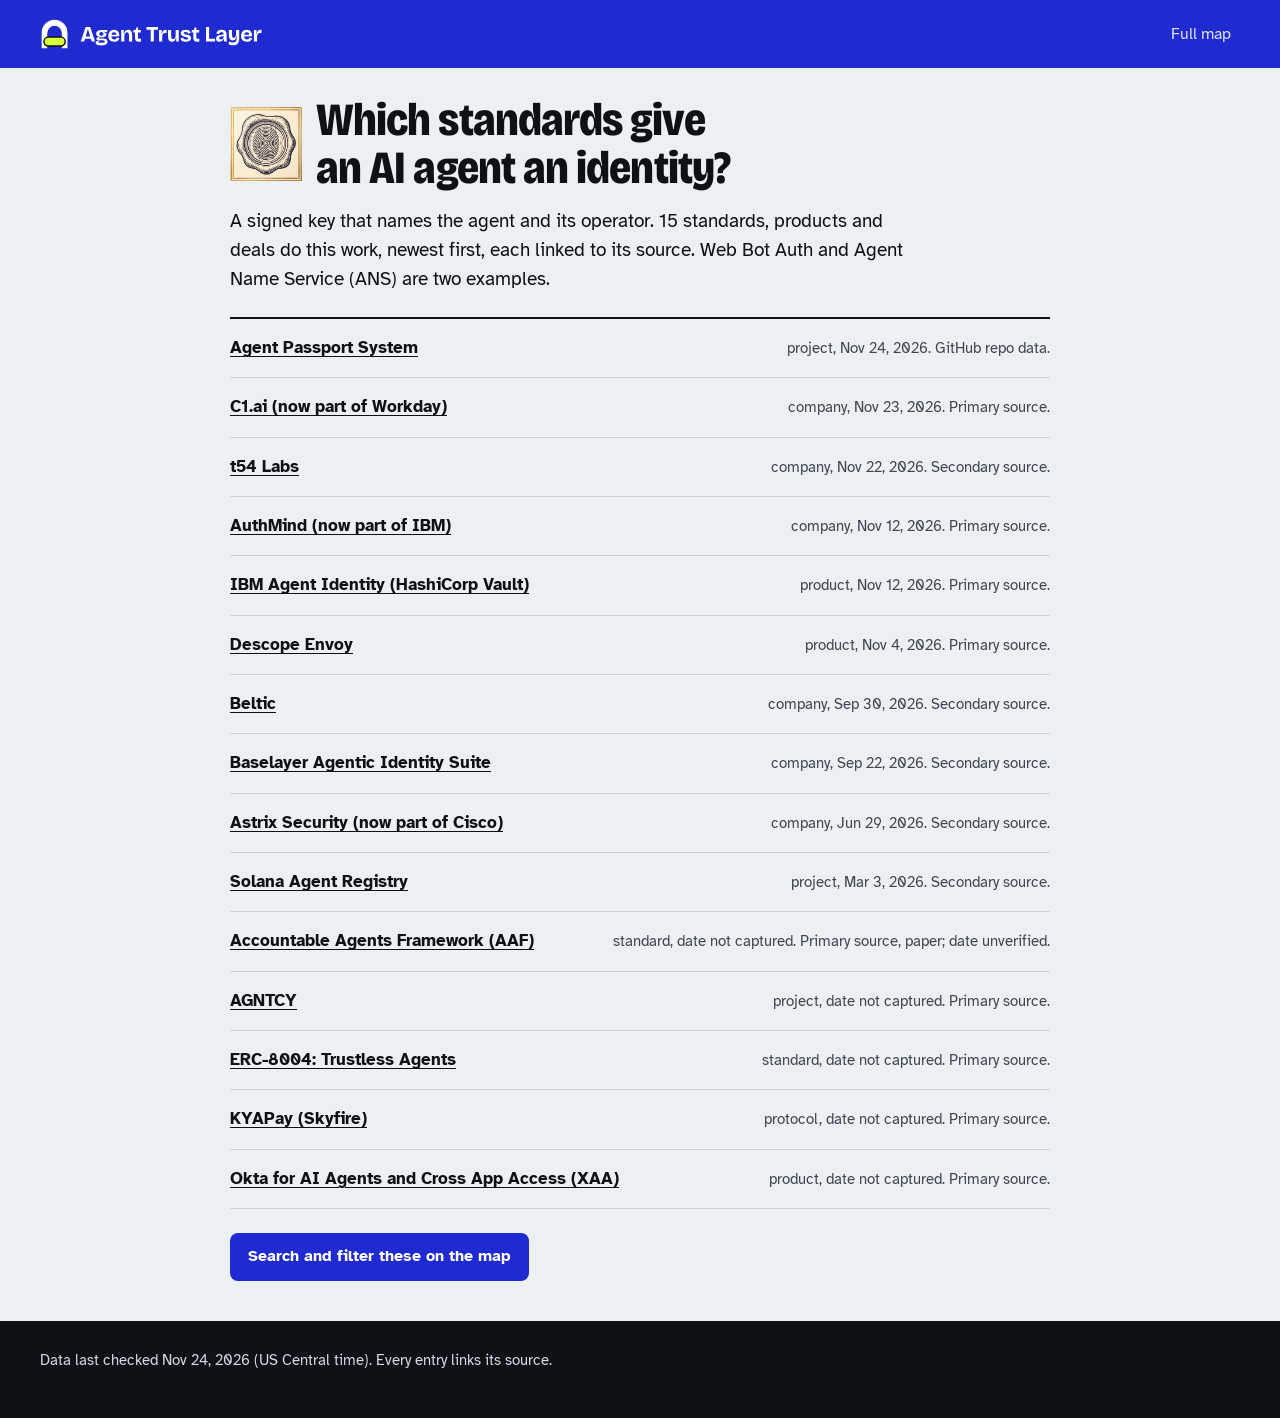
<file: docs/identity/index.html>
<!doctype html>
<html lang="en">
<head>
<meta charset="utf-8">
<meta name="viewport" content="width=device-width, initial-scale=1">
<link rel="canonical" href="https://agenttrustlayer.com/identity/">
<title>Which standards give an AI agent an identity? | Agent Trust Layer</title>
<meta name="description" content="A signed key that names the agent and its operator. 15 standards, products and deals do this work, newest first, each linked to its source. Web Bot Auth">
<meta property="og:title" content="Which standards give an AI agent an identity?">
<meta property="og:description" content="A signed key that names the agent and its operator. 15 standards, products and deals do this work, newest first, each linked to its source. Web Bot Auth">
<meta property="og:type" content="website">
<meta property="og:url" content="https://agenttrustlayer.com/identity/">
<meta property="og:image" content="https://agenttrustlayer.com/og.jpg">
<meta name="twitter:card" content="summary_large_image">
<meta name="theme-color" content="#1f2bd1">
<script type="application/ld+json">{"@context":"https://schema.org","@type":"CollectionPage","name":"Which standards give an AI agent an identity?","url":"https://agenttrustlayer.com/identity/","description":"A signed key that names the agent and its operator. 15 standards, products and deals do this work, newest first, each linked to its source. Web Bot Auth and Agent Name Service (ANS) are two examples.","dateModified":"2026-11-24","isPartOf":{"@type":"WebSite","name":"Agent Trust Layer","url":"https://agenttrustlayer.com/"},"mainEntity":{"@type":"ItemList","numberOfItems":15,"itemListElement":[{"@type":"ListItem","position":1,"name":"Agent Passport System","url":"https://github.com/agent-passport-system/agent-passport-system"},{"@type":"ListItem","position":2,"name":"C1.ai (now part of Workday)","url":"https://newsroom.workday.com/2026-11-23-Workday-Completes-Acquisition-of-C1-ai"},{"@type":"ListItem","position":3,"name":"t54 Labs","url":"https://wetheflywheel.com/en/agentic-commerce/know-your-agent/"},{"@type":"ListItem","position":4,"name":"AuthMind (now part of IBM)","url":"https://www.authmind.com/blogs/authmind-joins-ibm-to-build-the-future-of-agentic-ai-identity-security"},{"@type":"ListItem","position":5,"name":"IBM Agent Identity (HashiCorp Vault)","url":"https://newsroom.ibm.com/blog-ibm-advances-agent-identity-security-with-new-vault-capabilities"},{"@type":"ListItem","position":6,"name":"Descope Envoy","url":"https://www.descope.com/press-release/envoy"},{"@type":"ListItem","position":7,"name":"Beltic","url":"https://www.streetinsider.com/PRNewswire/Beltic+Emerges+from+Stealth+to+Secure+Autonomous+Agent+Transactions+at+Scale/27126763.html"},{"@type":"ListItem","position":8,"name":"Baselayer Agentic Identity Suite","url":"https://news.crunchbase.com/ai/verifying-ai-agents-baselayer-35m-raise/"},{"@type":"ListItem","position":9,"name":"Astrix Security (now part of Cisco)","url":"https://nhigovernance.com/news/2026/cisco-astrix-and-sailpoint-entro-close-on-same-day.html"},{"@type":"ListItem","position":10,"name":"Solana Agent Registry","url":"https://www.kucoin.com/news/flash/solana-launches-ai-agent-trust-layer-agent-registry"},{"@type":"ListItem","position":11,"name":"Accountable Agents Framework (AAF)","url":"https://www.accountableagents.ai/paper.pdf"},{"@type":"ListItem","position":12,"name":"AGNTCY","url":"https://www.linuxfoundation.org/press/linux-foundation-welcomes-the-agntcy-project-to-standardize-open-multi-agent-system-infrastructure-and-break-down-ai-agent-silos"},{"@type":"ListItem","position":13,"name":"ERC-8004: Trustless Agents","url":"https://eips.ethereum.org/EIPS/eip-8004"},{"@type":"ListItem","position":14,"name":"KYAPay (Skyfire)","url":"https://docs.skyfire.xyz/docs/kyapay-tokens"},{"@type":"ListItem","position":15,"name":"Okta for AI Agents and Cross App Access (XAA)","url":"https://www.okta.com/newsroom/press-releases/okta-for-ai-agents-now-works-out-of-the-box-with-multiple-third-party-identity-providers/"}]}}</script>
<link rel="icon" href="../favicon.ico" sizes="32x32">
<link rel="icon" href="../favicon.svg" type="image/svg+xml">
<link rel="icon" href="../favicon-32.png" type="image/png" sizes="32x32">
<link rel="icon" href="../favicon-16.png" type="image/png" sizes="16x16">
<link rel="apple-touch-icon" href="../apple-touch-icon-180.png">
<link rel="manifest" href="../site.webmanifest">
<link rel="preload" href="../fonts/bricolage.woff2" as="font" type="font/woff2" crossorigin>
<link rel="preload" href="../fonts/atkinson-regular.woff2" as="font" type="font/woff2" crossorigin>
<link rel="stylesheet" href="../style.css">
</head>
<body>
<header class="hero"><nav class="wrap bar" aria-label="Sections"><a class="brand" href="../"><img src="../img/lockup-on-blue.svg" width="181" height="26" alt="Agent Trust Layer"></a><span class="navlinks"><a href="../#map">Full map</a></span></nav></header>
<main class="wrap catp c-id">
<div class="catp-head"><img class="gate-emblem" src="../img/emblem-identity.webp" width="72" height="74" alt="" decoding="async"><h1>Which standards give an AI agent an identity?</h1></div>
<p class="catp-a" id="cat-answer">A signed key that names the agent and its operator. 15 standards, products and deals do this work, newest first, each linked to its source. Web Bot Auth and Agent Name Service (ANS) are two examples.</p>
<ol class="catp-list" id="cat-list">
<li><a href="https://github.com/agent-passport-system/agent-passport-system" rel="noopener">Agent Passport System</a><span class="m">project, Nov 24, 2026. GitHub repo data.</span></li>
<li><a href="https://newsroom.workday.com/2026-11-23-Workday-Completes-Acquisition-of-C1-ai" rel="noopener">C1.ai (now part of Workday)</a><span class="m">company, Nov 23, 2026. Primary source.</span></li>
<li><a href="https://wetheflywheel.com/en/agentic-commerce/know-your-agent/" rel="noopener">t54 Labs</a><span class="m">company, Nov 22, 2026. Secondary source.</span></li>
<li><a href="https://www.authmind.com/blogs/authmind-joins-ibm-to-build-the-future-of-agentic-ai-identity-security" rel="noopener">AuthMind (now part of IBM)</a><span class="m">company, Nov 12, 2026. Primary source.</span></li>
<li><a href="https://newsroom.ibm.com/blog-ibm-advances-agent-identity-security-with-new-vault-capabilities" rel="noopener">IBM Agent Identity (HashiCorp Vault)</a><span class="m">product, Nov 12, 2026. Primary source.</span></li>
<li><a href="https://www.descope.com/press-release/envoy" rel="noopener">Descope Envoy</a><span class="m">product, Nov 4, 2026. Primary source.</span></li>
<li><a href="https://www.streetinsider.com/PRNewswire/Beltic+Emerges+from+Stealth+to+Secure+Autonomous+Agent+Transactions+at+Scale/27126763.html" rel="noopener">Beltic</a><span class="m">company, Sep 30, 2026. Secondary source.</span></li>
<li><a href="https://news.crunchbase.com/ai/verifying-ai-agents-baselayer-35m-raise/" rel="noopener">Baselayer Agentic Identity Suite</a><span class="m">company, Sep 22, 2026. Secondary source.</span></li>
<li><a href="https://nhigovernance.com/news/2026/cisco-astrix-and-sailpoint-entro-close-on-same-day.html" rel="noopener">Astrix Security (now part of Cisco)</a><span class="m">company, Jun 29, 2026. Secondary source.</span></li>
<li><a href="https://www.kucoin.com/news/flash/solana-launches-ai-agent-trust-layer-agent-registry" rel="noopener">Solana Agent Registry</a><span class="m">project, Mar 3, 2026. Secondary source.</span></li>
<li><a href="https://www.accountableagents.ai/paper.pdf" rel="noopener">Accountable Agents Framework (AAF)</a><span class="m">standard, date not captured. Primary source, paper; date unverified.</span></li>
<li><a href="https://www.linuxfoundation.org/press/linux-foundation-welcomes-the-agntcy-project-to-standardize-open-multi-agent-system-infrastructure-and-break-down-ai-agent-silos" rel="noopener">AGNTCY</a><span class="m">project, date not captured. Primary source.</span></li>
<li><a href="https://eips.ethereum.org/EIPS/eip-8004" rel="noopener">ERC-8004: Trustless Agents</a><span class="m">standard, date not captured. Primary source.</span></li>
<li><a href="https://docs.skyfire.xyz/docs/kyapay-tokens" rel="noopener">KYAPay (Skyfire)</a><span class="m">protocol, date not captured. Primary source.</span></li>
<li><a href="https://www.okta.com/newsroom/press-releases/okta-for-ai-agents-now-works-out-of-the-box-with-multiple-third-party-identity-providers/" rel="noopener">Okta for AI Agents and Cross App Access (XAA)</a><span class="m">product, date not captured. Primary source.</span></li>
</ol>
<p class="catp-go"><a class="cardbtn" href="../?cat=identity">Search and filter these on the map</a></p>
</main>
<footer class="foot"><div class="wrap">
<p>Data last checked Nov 24, 2026 (US Central time). Every entry links its source.</p>
</div></footer>
</body>
</html>
</file>
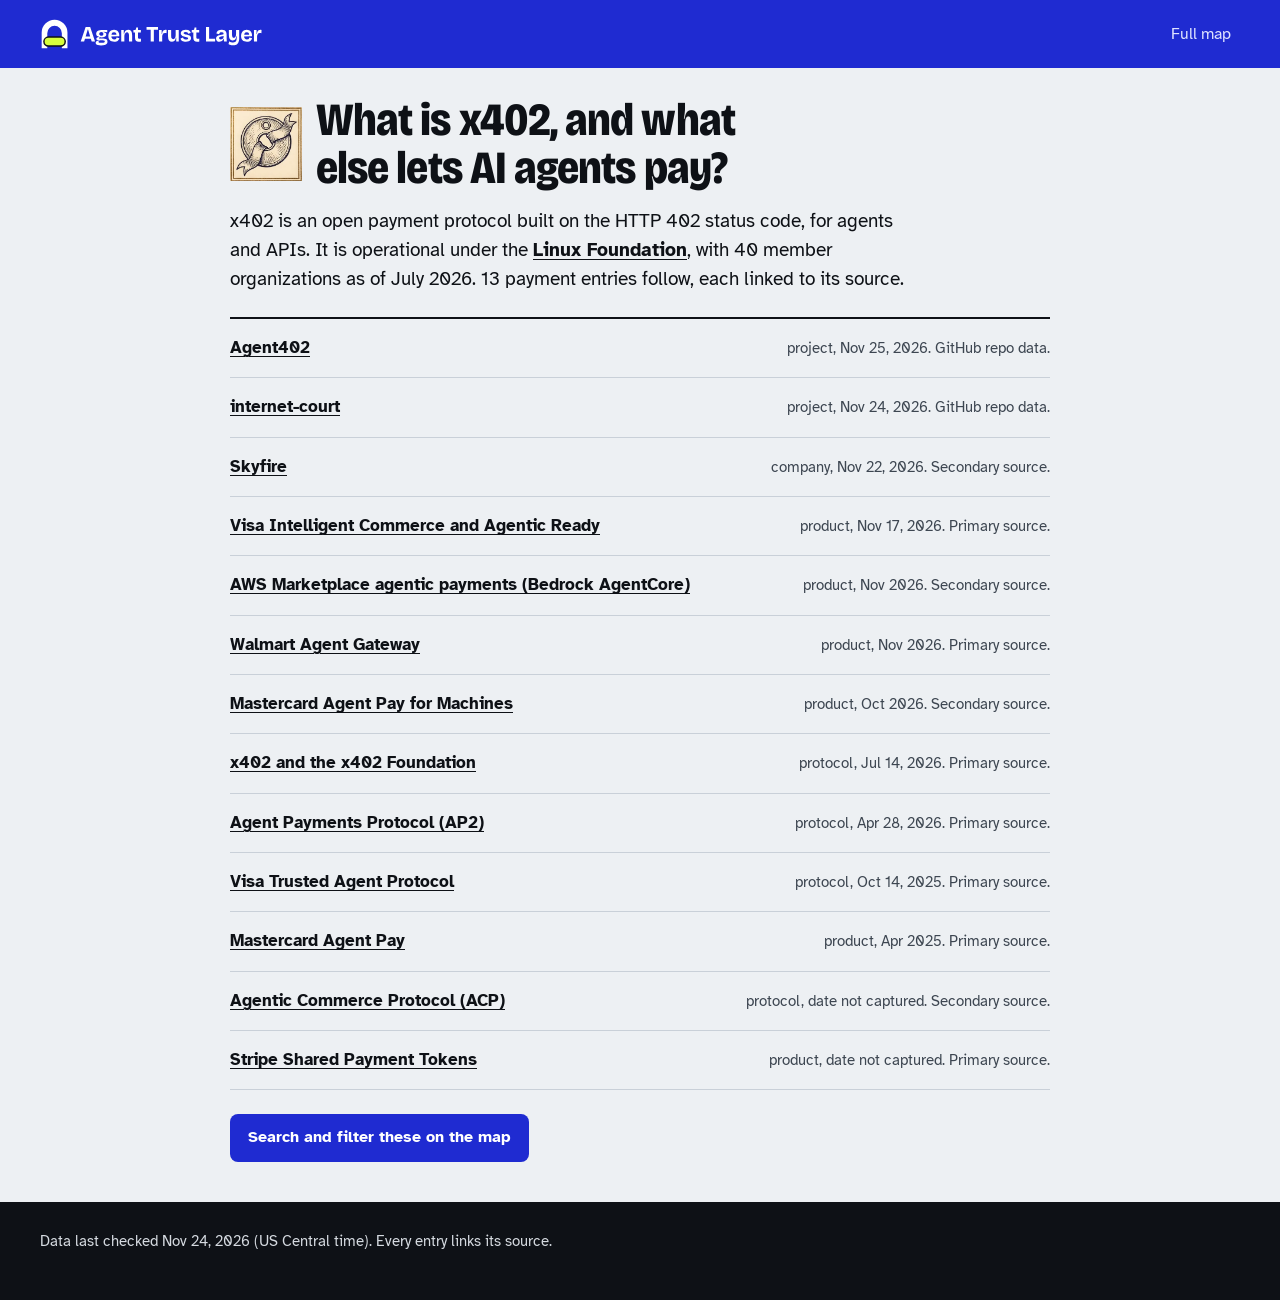
<file: docs/payments/index.html>
<!doctype html>
<html lang="en">
<head>
<meta charset="utf-8">
<meta name="viewport" content="width=device-width, initial-scale=1">
<link rel="canonical" href="https://agenttrustlayer.com/payments/">
<title>What is x402, and what else lets AI agents pay? | Agent Trust Layer</title>
<meta name="description" content="x402 is an open payment protocol built on the HTTP 402 status code, for agents and APIs. It is operational under the Linux Foundation, with 40 member">
<meta property="og:title" content="What is x402, and what else lets AI agents pay?">
<meta property="og:description" content="x402 is an open payment protocol built on the HTTP 402 status code, for agents and APIs. It is operational under the Linux Foundation, with 40 member">
<meta property="og:type" content="website">
<meta property="og:url" content="https://agenttrustlayer.com/payments/">
<meta property="og:image" content="https://agenttrustlayer.com/og.jpg">
<meta name="twitter:card" content="summary_large_image">
<meta name="theme-color" content="#1f2bd1">
<script type="application/ld+json">{"@context":"https://schema.org","@type":"CollectionPage","name":"What is x402, and what else lets AI agents pay?","url":"https://agenttrustlayer.com/payments/","description":"x402 is an open payment protocol built on the HTTP 402 status code, for agents and APIs. It is operational under the Linux Foundation, with 40 member organizations as of July 2026. 13 payment entries follow, each linked to its source.","dateModified":"2026-11-24","isPartOf":{"@type":"WebSite","name":"Agent Trust Layer","url":"https://agenttrustlayer.com/"},"mainEntity":{"@type":"ItemList","numberOfItems":13,"itemListElement":[{"@type":"ListItem","position":1,"name":"Agent402","url":"https://github.com/MikeyPetrillo/Agent402"},{"@type":"ListItem","position":2,"name":"internet-court","url":"https://github.com/internet-court/internet-court-skill"},{"@type":"ListItem","position":3,"name":"Skyfire","url":"https://wetheflywheel.com/en/agentic-commerce/know-your-agent/"},{"@type":"ListItem","position":4,"name":"Visa Intelligent Commerce and Agentic Ready","url":"https://corporate.visa.com/en/sites/visa-perspectives/newsroom/visa-agentic-ready-expansion.html"},{"@type":"ListItem","position":5,"name":"AWS Marketplace agentic payments (Bedrock AgentCore)","url":"https://aws.amazon.com/about-aws/whats-new/2026/11/marketplace-agentic-payments-agentcore/"},{"@type":"ListItem","position":6,"name":"Walmart Agent Gateway","url":"https://corporate.walmart.com/news/2026/11/black-friday-deals-with-meta-muse"},{"@type":"ListItem","position":7,"name":"Mastercard Agent Pay for Machines","url":"https://www.mastercard.com/global/en/news-and-trends/press/2026/october/Mastercard-Agent-Pay-for-Machines-in-action.html"},{"@type":"ListItem","position":8,"name":"x402 and the x402 Foundation","url":"https://www.linuxfoundation.org/press/linux-foundation-announces-operational-launch-of-x402-foundation-to-standardize-internet-native-payments-for-ai-agents-and-applications"},{"@type":"ListItem","position":9,"name":"Agent Payments Protocol (AP2)","url":"https://blog.google/products-and-platforms/platforms/google-pay/agent-payments-protocol-fido-alliance/"},{"@type":"ListItem","position":10,"name":"Visa Trusted Agent Protocol","url":"https://corporate.visa.com/en/sites/visa-perspectives/newsroom/visa-unveils-trusted-agent-protocol-for-ai-commerce.html"},{"@type":"ListItem","position":11,"name":"Mastercard Agent Pay","url":"https://www.mastercard.com/news/press/2025/april/mastercard-unveils-agent-pay-pioneering-agentic-payments-technology-to-power-commerce-in-the-age-of-ai"},{"@type":"ListItem","position":12,"name":"Agentic Commerce Protocol (ACP)","url":"https://verifiableintent.dev/protocol-landscape/protocols/"},{"@type":"ListItem","position":13,"name":"Stripe Shared Payment Tokens","url":"https://stripe.com/blog/supporting-additional-payment-methods-for-agentic-commerce"}]}}</script>
<link rel="icon" href="../favicon.ico" sizes="32x32">
<link rel="icon" href="../favicon.svg" type="image/svg+xml">
<link rel="icon" href="../favicon-32.png" type="image/png" sizes="32x32">
<link rel="icon" href="../favicon-16.png" type="image/png" sizes="16x16">
<link rel="apple-touch-icon" href="../apple-touch-icon-180.png">
<link rel="manifest" href="../site.webmanifest">
<link rel="preload" href="../fonts/bricolage.woff2" as="font" type="font/woff2" crossorigin>
<link rel="preload" href="../fonts/atkinson-regular.woff2" as="font" type="font/woff2" crossorigin>
<link rel="stylesheet" href="../style.css">
</head>
<body>
<header class="hero"><nav class="wrap bar" aria-label="Sections"><a class="brand" href="../"><img src="../img/lockup-on-blue.svg" width="181" height="26" alt="Agent Trust Layer"></a><span class="navlinks"><a href="../#map">Full map</a></span></nav></header>
<main class="wrap catp c-pay">
<div class="catp-head"><img class="gate-emblem" src="../img/emblem-payments.webp" width="72" height="74" alt="" decoding="async"><h1>What is x402, and what else lets AI agents pay?</h1></div>
<p class="catp-a" id="cat-answer">x402 is an open payment protocol built on the HTTP 402 status code, for agents and APIs. It is operational under the <a href="https://www.linuxfoundation.org/press/linux-foundation-announces-operational-launch-of-x402-foundation-to-standardize-internet-native-payments-for-ai-agents-and-applications" rel="noopener">Linux Foundation</a>, with 40 member organizations as of July 2026. 13 payment entries follow, each linked to its source.</p>
<ol class="catp-list" id="cat-list">
<li><a href="https://github.com/MikeyPetrillo/Agent402" rel="noopener">Agent402</a><span class="m">project, Nov 25, 2026. GitHub repo data.</span></li>
<li><a href="https://github.com/internet-court/internet-court-skill" rel="noopener">internet-court</a><span class="m">project, Nov 24, 2026. GitHub repo data.</span></li>
<li><a href="https://wetheflywheel.com/en/agentic-commerce/know-your-agent/" rel="noopener">Skyfire</a><span class="m">company, Nov 22, 2026. Secondary source.</span></li>
<li><a href="https://corporate.visa.com/en/sites/visa-perspectives/newsroom/visa-agentic-ready-expansion.html" rel="noopener">Visa Intelligent Commerce and Agentic Ready</a><span class="m">product, Nov 17, 2026. Primary source.</span></li>
<li><a href="https://aws.amazon.com/about-aws/whats-new/2026/11/marketplace-agentic-payments-agentcore/" rel="noopener">AWS Marketplace agentic payments (Bedrock AgentCore)</a><span class="m">product, Nov 2026. Secondary source.</span></li>
<li><a href="https://corporate.walmart.com/news/2026/11/black-friday-deals-with-meta-muse" rel="noopener">Walmart Agent Gateway</a><span class="m">product, Nov 2026. Primary source.</span></li>
<li><a href="https://www.mastercard.com/global/en/news-and-trends/press/2026/october/Mastercard-Agent-Pay-for-Machines-in-action.html" rel="noopener">Mastercard Agent Pay for Machines</a><span class="m">product, Oct 2026. Secondary source.</span></li>
<li><a href="https://www.linuxfoundation.org/press/linux-foundation-announces-operational-launch-of-x402-foundation-to-standardize-internet-native-payments-for-ai-agents-and-applications" rel="noopener">x402 and the x402 Foundation</a><span class="m">protocol, Jul 14, 2026. Primary source.</span></li>
<li><a href="https://blog.google/products-and-platforms/platforms/google-pay/agent-payments-protocol-fido-alliance/" rel="noopener">Agent Payments Protocol (AP2)</a><span class="m">protocol, Apr 28, 2026. Primary source.</span></li>
<li><a href="https://corporate.visa.com/en/sites/visa-perspectives/newsroom/visa-unveils-trusted-agent-protocol-for-ai-commerce.html" rel="noopener">Visa Trusted Agent Protocol</a><span class="m">protocol, Oct 14, 2025. Primary source.</span></li>
<li><a href="https://www.mastercard.com/news/press/2025/april/mastercard-unveils-agent-pay-pioneering-agentic-payments-technology-to-power-commerce-in-the-age-of-ai" rel="noopener">Mastercard Agent Pay</a><span class="m">product, Apr 2025. Primary source.</span></li>
<li><a href="https://verifiableintent.dev/protocol-landscape/protocols/" rel="noopener">Agentic Commerce Protocol (ACP)</a><span class="m">protocol, date not captured. Secondary source.</span></li>
<li><a href="https://stripe.com/blog/supporting-additional-payment-methods-for-agentic-commerce" rel="noopener">Stripe Shared Payment Tokens</a><span class="m">product, date not captured. Primary source.</span></li>
</ol>
<p class="catp-go"><a class="cardbtn" href="../?cat=payments%2Fcommerce">Search and filter these on the map</a></p>
</main>
<footer class="foot"><div class="wrap">
<p>Data last checked Nov 24, 2026 (US Central time). Every entry links its source.</p>
</div></footer>
</body>
</html>
</file>
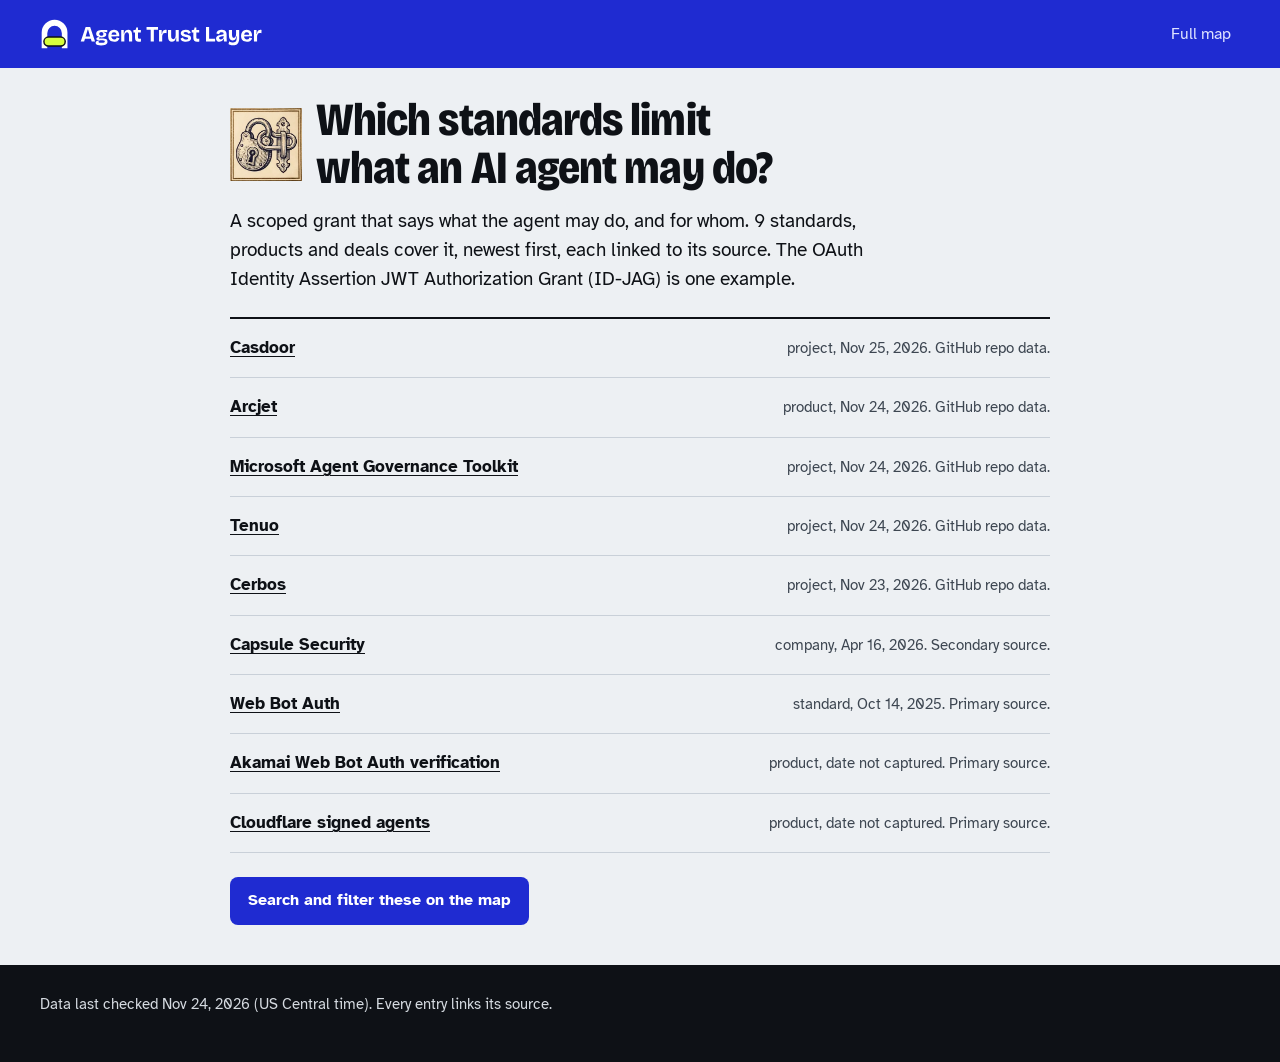
<file: docs/permissions/index.html>
<!doctype html>
<html lang="en">
<head>
<meta charset="utf-8">
<meta name="viewport" content="width=device-width, initial-scale=1">
<link rel="canonical" href="https://agenttrustlayer.com/permissions/">
<title>Which standards limit what an AI agent may do? | Agent Trust Layer</title>
<meta name="description" content="A scoped grant that says what the agent may do, and for whom. 9 standards, products and deals cover it, newest first, each linked to its source. The OAuth">
<meta property="og:title" content="Which standards limit what an AI agent may do?">
<meta property="og:description" content="A scoped grant that says what the agent may do, and for whom. 9 standards, products and deals cover it, newest first, each linked to its source. The OAuth">
<meta property="og:type" content="website">
<meta property="og:url" content="https://agenttrustlayer.com/permissions/">
<meta property="og:image" content="https://agenttrustlayer.com/og.jpg">
<meta name="twitter:card" content="summary_large_image">
<meta name="theme-color" content="#1f2bd1">
<script type="application/ld+json">{"@context":"https://schema.org","@type":"CollectionPage","name":"Which standards limit what an AI agent may do?","url":"https://agenttrustlayer.com/permissions/","description":"A scoped grant that says what the agent may do, and for whom. 9 standards, products and deals cover it, newest first, each linked to its source. The OAuth Identity Assertion JWT Authorization Grant (ID-JAG) is one example.","dateModified":"2026-11-24","isPartOf":{"@type":"WebSite","name":"Agent Trust Layer","url":"https://agenttrustlayer.com/"},"mainEntity":{"@type":"ItemList","numberOfItems":9,"itemListElement":[{"@type":"ListItem","position":1,"name":"Casdoor","url":"https://github.com/casdoor/casdoor"},{"@type":"ListItem","position":2,"name":"Arcjet","url":"https://github.com/arcjet/arcjet-js"},{"@type":"ListItem","position":3,"name":"Microsoft Agent Governance Toolkit","url":"https://github.com/microsoft/agent-governance-toolkit"},{"@type":"ListItem","position":4,"name":"Tenuo","url":"https://github.com/tenuo-ai/tenuo"},{"@type":"ListItem","position":5,"name":"Cerbos","url":"https://github.com/cerbos/cerbos"},{"@type":"ListItem","position":6,"name":"Capsule Security","url":"https://newclawtimes.com/articles/capsule-security-7m-seed-ai-agent-runtime-trust-layer/"},{"@type":"ListItem","position":7,"name":"Web Bot Auth","url":"https://blog.cloudflare.com/secure-agentic-commerce/"},{"@type":"ListItem","position":8,"name":"Akamai Web Bot Auth verification","url":"https://www.akamai.com/blog/security/redefine-trust-web-bot-authentication"},{"@type":"ListItem","position":9,"name":"Cloudflare signed agents","url":"https://developers.cloudflare.com/bots/reference/bot-verification/web-bot-auth/"}]}}</script>
<link rel="icon" href="../favicon.ico" sizes="32x32">
<link rel="icon" href="../favicon.svg" type="image/svg+xml">
<link rel="icon" href="../favicon-32.png" type="image/png" sizes="32x32">
<link rel="icon" href="../favicon-16.png" type="image/png" sizes="16x16">
<link rel="apple-touch-icon" href="../apple-touch-icon-180.png">
<link rel="manifest" href="../site.webmanifest">
<link rel="preload" href="../fonts/bricolage.woff2" as="font" type="font/woff2" crossorigin>
<link rel="preload" href="../fonts/atkinson-regular.woff2" as="font" type="font/woff2" crossorigin>
<link rel="stylesheet" href="../style.css">
</head>
<body>
<header class="hero"><nav class="wrap bar" aria-label="Sections"><a class="brand" href="../"><img src="../img/lockup-on-blue.svg" width="181" height="26" alt="Agent Trust Layer"></a><span class="navlinks"><a href="../#map">Full map</a></span></nav></header>
<main class="wrap catp c-auth">
<div class="catp-head"><img class="gate-emblem" src="../img/emblem-permissions.webp" width="72" height="74" alt="" decoding="async"><h1>Which standards limit what an AI agent may do?</h1></div>
<p class="catp-a" id="cat-answer">A scoped grant that says what the agent may do, and for whom. 9 standards, products and deals cover it, newest first, each linked to its source. The OAuth Identity Assertion JWT Authorization Grant (ID-JAG) is one example.</p>
<ol class="catp-list" id="cat-list">
<li><a href="https://github.com/casdoor/casdoor" rel="noopener">Casdoor</a><span class="m">project, Nov 25, 2026. GitHub repo data.</span></li>
<li><a href="https://github.com/arcjet/arcjet-js" rel="noopener">Arcjet</a><span class="m">product, Nov 24, 2026. GitHub repo data.</span></li>
<li><a href="https://github.com/microsoft/agent-governance-toolkit" rel="noopener">Microsoft Agent Governance Toolkit</a><span class="m">project, Nov 24, 2026. GitHub repo data.</span></li>
<li><a href="https://github.com/tenuo-ai/tenuo" rel="noopener">Tenuo</a><span class="m">project, Nov 24, 2026. GitHub repo data.</span></li>
<li><a href="https://github.com/cerbos/cerbos" rel="noopener">Cerbos</a><span class="m">project, Nov 23, 2026. GitHub repo data.</span></li>
<li><a href="https://newclawtimes.com/articles/capsule-security-7m-seed-ai-agent-runtime-trust-layer/" rel="noopener">Capsule Security</a><span class="m">company, Apr 16, 2026. Secondary source.</span></li>
<li><a href="https://blog.cloudflare.com/secure-agentic-commerce/" rel="noopener">Web Bot Auth</a><span class="m">standard, Oct 14, 2025. Primary source.</span></li>
<li><a href="https://www.akamai.com/blog/security/redefine-trust-web-bot-authentication" rel="noopener">Akamai Web Bot Auth verification</a><span class="m">product, date not captured. Primary source.</span></li>
<li><a href="https://developers.cloudflare.com/bots/reference/bot-verification/web-bot-auth/" rel="noopener">Cloudflare signed agents</a><span class="m">product, date not captured. Primary source.</span></li>
</ol>
<p class="catp-go"><a class="cardbtn" href="../?cat=auth%2Fpermissions">Search and filter these on the map</a></p>
</main>
<footer class="foot"><div class="wrap">
<p>Data last checked Nov 24, 2026 (US Central time). Every entry links its source.</p>
</div></footer>
</body>
</html>
</file>
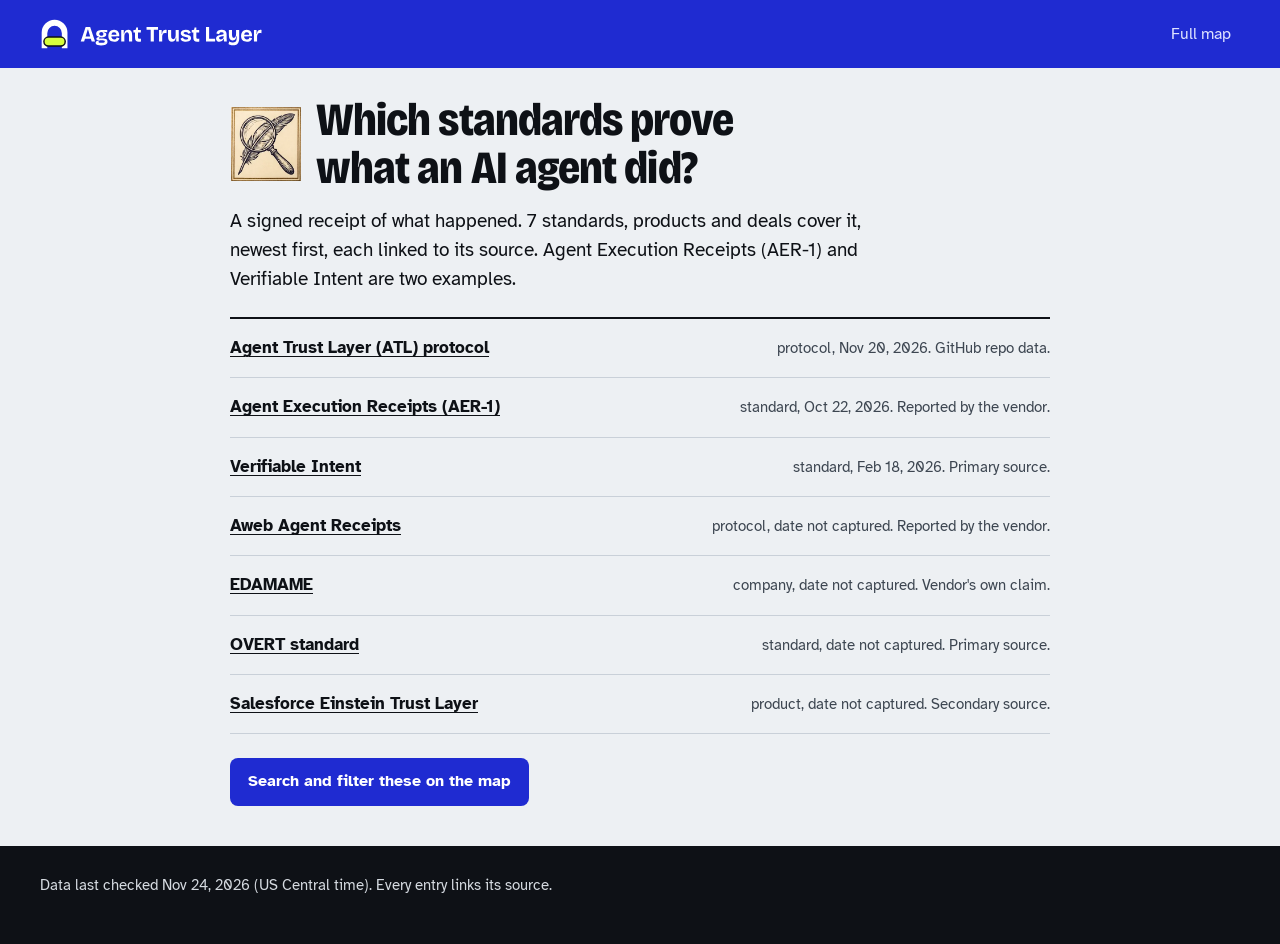
<file: docs/verification/index.html>
<!doctype html>
<html lang="en">
<head>
<meta charset="utf-8">
<meta name="viewport" content="width=device-width, initial-scale=1">
<link rel="canonical" href="https://agenttrustlayer.com/verification/">
<title>Which standards prove what an AI agent did? | Agent Trust Layer</title>
<meta name="description" content="A signed receipt of what happened. 7 standards, products and deals cover it, newest first, each linked to its source. Agent Execution Receipts (AER-1) and">
<meta property="og:title" content="Which standards prove what an AI agent did?">
<meta property="og:description" content="A signed receipt of what happened. 7 standards, products and deals cover it, newest first, each linked to its source. Agent Execution Receipts (AER-1) and">
<meta property="og:type" content="website">
<meta property="og:url" content="https://agenttrustlayer.com/verification/">
<meta property="og:image" content="https://agenttrustlayer.com/og.jpg">
<meta name="twitter:card" content="summary_large_image">
<meta name="theme-color" content="#1f2bd1">
<script type="application/ld+json">{"@context":"https://schema.org","@type":"CollectionPage","name":"Which standards prove what an AI agent did?","url":"https://agenttrustlayer.com/verification/","description":"A signed receipt of what happened. 7 standards, products and deals cover it, newest first, each linked to its source. Agent Execution Receipts (AER-1) and Verifiable Intent are two examples.","dateModified":"2026-11-24","isPartOf":{"@type":"WebSite","name":"Agent Trust Layer","url":"https://agenttrustlayer.com/"},"mainEntity":{"@type":"ItemList","numberOfItems":7,"itemListElement":[{"@type":"ListItem","position":1,"name":"Agent Trust Layer (ATL) protocol","url":"https://github.com/konstantinbozukov/agent-trust-layer"},{"@type":"ListItem","position":2,"name":"Agent Execution Receipts (AER-1)","url":"https://dev.to/rambozambo/what-is-the-trust-layer-for-ai-agents-3abo"},{"@type":"ListItem","position":3,"name":"Verifiable Intent","url":"https://verifiableintent.dev/spec/"},{"@type":"ListItem","position":4,"name":"Aweb Agent Receipts","url":"https://aweblabs.ai/specs/aweb-agent-receipts.md"},{"@type":"ListItem","position":5,"name":"EDAMAME","url":"https://www.edamame.tech/"},{"@type":"ListItem","position":6,"name":"OVERT standard","url":"https://overt.is/OVERT_v1.1_STANDARD.pdf"},{"@type":"ListItem","position":7,"name":"Salesforce Einstein Trust Layer","url":"https://developer.salesforce.com/docs/ai/agentforce/guide/trust.html"}]}}</script>
<link rel="icon" href="../favicon.ico" sizes="32x32">
<link rel="icon" href="../favicon.svg" type="image/svg+xml">
<link rel="icon" href="../favicon-32.png" type="image/png" sizes="32x32">
<link rel="icon" href="../favicon-16.png" type="image/png" sizes="16x16">
<link rel="apple-touch-icon" href="../apple-touch-icon-180.png">
<link rel="manifest" href="../site.webmanifest">
<link rel="preload" href="../fonts/bricolage.woff2" as="font" type="font/woff2" crossorigin>
<link rel="preload" href="../fonts/atkinson-regular.woff2" as="font" type="font/woff2" crossorigin>
<link rel="stylesheet" href="../style.css">
</head>
<body>
<header class="hero"><nav class="wrap bar" aria-label="Sections"><a class="brand" href="../"><img src="../img/lockup-on-blue.svg" width="181" height="26" alt="Agent Trust Layer"></a><span class="navlinks"><a href="../#map">Full map</a></span></nav></header>
<main class="wrap catp c-ver">
<div class="catp-head"><img class="gate-emblem" src="../img/emblem-verification.webp" width="72" height="74" alt="" decoding="async"><h1>Which standards prove what an AI agent did?</h1></div>
<p class="catp-a" id="cat-answer">A signed receipt of what happened. 7 standards, products and deals cover it, newest first, each linked to its source. Agent Execution Receipts (AER-1) and Verifiable Intent are two examples.</p>
<ol class="catp-list" id="cat-list">
<li><a href="https://github.com/konstantinbozukov/agent-trust-layer" rel="noopener">Agent Trust Layer (ATL) protocol</a><span class="m">protocol, Nov 20, 2026. GitHub repo data.</span></li>
<li><a href="https://dev.to/rambozambo/what-is-the-trust-layer-for-ai-agents-3abo" rel="noopener">Agent Execution Receipts (AER-1)</a><span class="m">standard, Oct 22, 2026. Reported by the vendor.</span></li>
<li><a href="https://verifiableintent.dev/spec/" rel="noopener">Verifiable Intent</a><span class="m">standard, Feb 18, 2026. Primary source.</span></li>
<li><a href="https://aweblabs.ai/specs/aweb-agent-receipts.md" rel="noopener">Aweb Agent Receipts</a><span class="m">protocol, date not captured. Reported by the vendor.</span></li>
<li><a href="https://www.edamame.tech/" rel="noopener">EDAMAME</a><span class="m">company, date not captured. Vendor&#39;s own claim.</span></li>
<li><a href="https://overt.is/OVERT_v1.1_STANDARD.pdf" rel="noopener">OVERT standard</a><span class="m">standard, date not captured. Primary source.</span></li>
<li><a href="https://developer.salesforce.com/docs/ai/agentforce/guide/trust.html" rel="noopener">Salesforce Einstein Trust Layer</a><span class="m">product, date not captured. Secondary source.</span></li>
</ol>
<p class="catp-go"><a class="cardbtn" href="../?cat=verification">Search and filter these on the map</a></p>
</main>
<footer class="foot"><div class="wrap">
<p>Data last checked Nov 24, 2026 (US Central time). Every entry links its source.</p>
</div></footer>
</body>
</html>
</file>
<file: docs/style.css>
@font-face { font-family: "Bricolage"; src: url(fonts/bricolage.woff2) format("woff2"); font-weight: 500 800; font-display: swap; }
@font-face { font-family: "Atkinson"; src: url(fonts/atkinson-regular.woff2) format("woff2"); font-weight: 400; font-display: swap; }
@font-face { font-family: "Atkinson"; src: url(fonts/atkinson-bold.woff2) format("woff2"); font-weight: 700; font-display: swap; }
@font-face { font-family: "Atkinson"; src: url(fonts/atkinson-italic.woff2) format("woff2"); font-weight: 400; font-style: italic; font-display: swap; }
/* metric-matched fallbacks keep layout still while the fonts load */
@font-face { font-family: "Bricolage Fallback"; src: local("Arial Narrow"), local("Liberation Sans Narrow"), local("Arial"); size-adjust: 96%; ascent-override: 96%; descent-override: 26%; }
@font-face { font-family: "Atkinson Fallback"; src: local("Arial"), local("Liberation Sans"); size-adjust: 104%; ascent-override: 92%; descent-override: 24%; }

:root {
  --signal: #1f2bd1; --signal-2: #1824b4; --lime: #d7ff3c; --on-signal: #ffffff; --on-signal-2: #dfe3ff;
  --paper: #edf0f3; --white: #ffffff; --ink: #0e1116; --ink2: #3d4651; --line: #c9d0d8;
  /* gate hues: bright on the blue stage, deep on paper */
  --id-b: #d7ff3c; --auth-b: #5cf2c0; --pay-b: #ffc23d; --ver-b: #ff9cc0;
  --id: #4b6400; --auth: #00735a; --pay: #8a5700; --ver: #b0245e; --std: #4d5966; --deal: #0e1116; --prod: #1f2bd1;
  --display: "Bricolage", "Bricolage Fallback", "Arial Narrow", sans-serif;
  --text: "Atkinson", "Atkinson Fallback", Arial, sans-serif;
}
.c-id { --c: var(--id); --cb: var(--id-b); } .c-auth { --c: var(--auth); --cb: var(--auth-b); } .c-pay { --c: var(--pay); --cb: var(--pay-b); }
.c-ver { --c: var(--ver); --cb: var(--ver-b); } .c-std { --c: var(--std); --cb: #c3cad6; } .c-deal { --c: var(--deal); --cb: #ffffff; } .c-prod { --c: var(--prod); --cb: var(--lime); }
* { box-sizing: border-box; }
html { -webkit-text-size-adjust: 100%; scroll-padding-top: 24px; }
body { margin: 0; background: var(--paper); color: var(--ink); font: 17px/1.55 var(--text); }
a { color: inherit; text-decoration-thickness: 1px; text-underline-offset: 3px; }
a:hover { text-decoration-thickness: 2px; }
main a, .foot a { padding: 4px 0; }
:focus-visible { outline: 3px solid var(--signal); outline-offset: 2px; }
.hero :focus-visible { outline-color: var(--lime); }
h1, h2, h3 { font-family: var(--display); line-height: 1.05; letter-spacing: -0.02em; text-wrap: balance; margin: 0; }
p, li, dd { text-wrap: pretty; }
.wrap { max-width: 1240px; margin: 0 auto; padding: 0 20px; }
.vh { position: absolute; width: 1px; height: 1px; overflow: hidden; clip: rect(0 0 0 0); white-space: nowrap; }
.skip { position: absolute; left: -999px; top: 8px; background: #fff; padding: 8px 12px; z-index: 10; }
.skip:focus { left: 8px; }
.linkbtn { font: inherit; color: var(--signal); background: none; border: 0; padding: 12px 2px; min-height: 48px; text-decoration: underline; text-underline-offset: 3px; cursor: pointer; }

/* ================= hero ================= */
.hero { background: var(--signal); color: var(--on-signal); }
.bar { display: flex; justify-content: space-between; align-items: center; gap: 12px; padding-top: 10px; padding-bottom: 10px; }
.brand { font: 700 18px/1 var(--display); text-decoration: none; letter-spacing: -0.01em; padding: 8px 0; min-height: 48px; display: inline-flex; align-items: center; gap: 9px; }
.brand::before { content: ""; width: 22px; height: 11px; border-radius: 6px; background: var(--lime); }
.navlinks { display: flex; }
.navlinks a { font-size: 16px; text-decoration: none; padding: 8px 9px; min-height: 48px; display: inline-flex; align-items: center; color: var(--on-signal-2); }
.navlinks a:hover { color: #fff; text-decoration: underline; }
.intro { padding-top: 14px; padding-bottom: 14px; }
.intro h1 { font-size: clamp(40px, 10.4vw, 128px); font-weight: 800; letter-spacing: -0.04em; line-height: 0.93; max-width: 11ch; }
.dek { margin: 12px 0 0; font-size: 18px; line-height: 1.4; color: var(--on-signal-2); max-width: 38ch; }

.request { position: relative; }
.stage { position: relative; }
.stage-in { display: grid; gap: 12px; padding-top: 10px; padding-bottom: 28px; }

/* ticket: the request */
.ticket { background: #eadfc4 url(img/ticket-strip.webp) top center / 100% 100% no-repeat; aspect-ratio: 780 / 399; color: var(--ink); border-radius: 8px; padding: 30px 22px 12px 24px; box-shadow: 0 1px 0 rgba(0,0,0,.25); }
.t-h { margin: 0 0 8px 34px; display: flex; align-items: center; gap: 8px; font-size: 13px; color: var(--ink2); }
.t-chip { font: 700 13px var(--display); background: var(--ink); color: var(--lime); padding: 2px 8px; border-radius: 4px; }
.t-path { white-space: nowrap; overflow: hidden; text-overflow: ellipsis; }
.stamps { list-style: none; margin: 0; padding: 0; display: grid; grid-template-columns: repeat(4, minmax(0, 1fr)); gap: 6px; }
.stamps li { font-size: 13px; line-height: 1.3; color: #2c343e; display: grid; justify-items: center; text-align: center; gap: 1px; }
.s-seal { width: 56px; height: 56px; display: block; opacity: .38; filter: grayscale(1); transition: opacity .3s, filter .3s; }
.stamps li.on .s-seal, .stage[data-step="all"] .stamps li .s-seal { opacity: 1; filter: none; }
.stamps .s-v { display: none; }
.stamps li.on { color: var(--ink); }
.stamps li.on .s-k { font-weight: 700; }
.t-note { display: none; }

/* track: the gates */
.track { list-style: none; margin: 0; padding: 0; position: relative; }
.g { border-top: 1px solid rgba(255,255,255,.28); padding: 9px 0 9px; position: relative; }
.g::before { content: ""; position: absolute; left: -20px; top: -1px; bottom: 0; width: 5px; background: transparent; transition: background-color .4s; }
.g.is-passed::before { background: var(--cb); opacity: .45; }
.g.is-active::before { background: var(--cb); opacity: 1; }
.g-head { display: grid; grid-template-columns: 26px 1fr auto; align-items: baseline; gap: 8px; }
.g-n { font: 800 22px/1 var(--display); color: var(--cb, #fff); }
.g-deal { --cb: var(--lime); }
.g-q { font-size: 22px; font-weight: 700; letter-spacing: -0.02em; }
.g-count { font-size: 14px; color: var(--on-signal-2); white-space: nowrap; }
.g-count b { font: 800 18px var(--display); color: #fff; }
.g-dots { list-style: none; margin: 6px 0 0 34px; padding: 0; display: flex; flex-wrap: wrap; gap: 5px; }
.g-dots li { width: 10px; height: 10px; border-radius: 50%; border: 1.5px solid var(--cb, #fff); transition: background-color .35s, transform .35s; }
.g.is-passed .g-dots li, .g.is-active .g-dots li { background: var(--cb, #fff); }
.g-more { display: grid; grid-template-rows: 0fr; visibility: hidden; transition: grid-template-rows .55s cubic-bezier(.3,.7,.2,1), visibility 0s .55s; }
.g.is-active .g-more { grid-template-rows: 1fr; visibility: visible; transition: grid-template-rows .55s cubic-bezier(.3,.7,.2,1), visibility 0s 0s; }
.g-inner { min-height: 0; overflow: hidden; padding-left: 34px; }
.g-carry { margin: 8px 0 8px; font-size: 15px; line-height: 1.4; color: var(--on-signal-2); max-width: 46ch; }
.g-carry a { color: #fff; padding: 3px 0; }
.g-names { list-style: none; margin: 0; padding: 0 0 2px; display: flex; flex-wrap: wrap; gap: 5px; }
.g-names a { display: inline-flex; align-items: center; gap: 6px; min-height: 28px; padding: 5px 10px 5px 8px; font-size: 14px; line-height: 1.3; text-decoration: none; color: #fff; background: rgba(8,12,90,.55); border-radius: 999px; }
.g-names a::before { content: ""; width: 8px; height: 8px; border-radius: 50%; background: var(--cb); flex: none; }
.g-names a:hover { background: rgba(8,12,90,.85); text-decoration: underline; }
.g-names li { transition: transform .45s cubic-bezier(.2,.8,.2,1), opacity .45s; transition-delay: calc(var(--i) * 28ms + .15s); }

.merges { list-style: none; margin: 0; padding: 0; display: grid; gap: 8px; }
.merges li { display: flex; flex-wrap: wrap; align-items: center; gap: 6px 12px; }
.m-pair { display: inline-flex; align-items: center; }
.m-from, .m-to { font: 700 16px/1 var(--display); padding: 7px 12px; border-radius: 999px; white-space: nowrap; }
.m-from { border: 2px solid #fff; color: #fff; margin-right: 10px; transition: margin .7s cubic-bezier(.6,0,.2,1), background-color .4s .5s, color .4s .5s, border-color .4s .5s, border-radius .4s .5s; transition-delay: calc(var(--i) * .25s + .2s); }
.m-to { background: var(--lime); color: var(--ink); border: 2px solid var(--lime); }
.merges li:not(.pending) .m-from { }
.g-deal.is-active .merges li:not(.pending) .m-from, .stage[data-step="all"] .merges li:not(.pending) .m-from { margin-right: 0; background: var(--lime); color: var(--ink); border-color: var(--lime); border-radius: 999px 0 0 999px; padding-right: 6px; }
.g-deal.is-active .merges li:not(.pending) .m-to, .stage[data-step="all"] .merges li:not(.pending) .m-to { border-radius: 0 999px 999px 0; padding-left: 6px; border-left-color: var(--ink); }
.merges .pending .m-from, .merges .pending .m-to { background: transparent; color: #fff; border: 2px dashed #fff; }
.m-src { font-size: 14px; color: var(--on-signal-2); padding: 3px 0; }


/* static mode (no JS, reduced motion): everything open */
.stage[data-step="all"] .g-more { grid-template-rows: 1fr; visibility: visible; }
.stage[data-step="all"] .g-dots li { background: var(--cb, #fff); }
.stage[data-step="all"] .stamps li { color: var(--ink); }

/* ================= paper sections ================= */
.week { padding-top: 48px; }
.week-grid { display: grid; gap: 28px; }
.week h2, .full-h h2, .block > h2 { font-size: clamp(30px, 4.4vw, 52px); font-weight: 800; letter-spacing: -0.03em; }
.lede { max-width: 36em; color: var(--ink2); margin: 8px 0 20px; }
.week-list { list-style: none; margin: 0; padding: 0; display: grid; gap: 4px; }
.week-list li { display: grid; grid-template-columns: 64px 1fr; gap: 10px; padding: 10px 0; border-top: 1px solid var(--line); }
.week-list li::before { display: none; }
.wd { font: 700 16px var(--display); color: var(--c); }
.c-std .wd { color: var(--std); }
.pace { margin: 14px 0 0; max-width: 760px; }
.weeks { list-style: none; margin: 0; padding: 0; display: grid; grid-template-columns: repeat(auto-fit, minmax(6px, 1fr)); gap: 3px; align-items: end; height: 84px; border-bottom: 2px solid var(--ink); }
.weeks li { display: flex; flex-direction: column-reverse; gap: 3px; min-width: 0; }
.sq { display: inline-block; width: 100%; aspect-ratio: 1; max-width: 18px; border-radius: 2px; background: var(--c); }
.pace figcaption { margin-top: 10px; font-size: 15px; color: var(--ink2); }
.pace figcaption b { color: var(--ink); }
.legend { display: inline-flex; flex-wrap: wrap; gap: 4px 14px; align-items: center; margin-left: 4px; }
.legend .sq { width: 12px; height: 12px; margin-right: 5px; vertical-align: -1px; }

.full-h { padding-top: 64px; }
.tools { padding-top: 6px; padding-bottom: 8px; display: grid; gap: 14px; }
.search label { display: block; font-weight: 700; margin-bottom: 6px; }
.search input { width: 100%; max-width: 560px; font: 17px var(--text); padding: 12px 14px; border: 2px solid var(--ink); border-radius: 8px; background: var(--white); color: var(--ink); }
.search input::placeholder { color: #59626e; }
.chips { border: 0; padding: 0; margin: 0; display: flex; flex-wrap: wrap; gap: 8px; }
.chips legend { font-weight: 700; margin-bottom: 6px; padding: 0; }
.chip { position: relative; display: inline-flex; align-items: center; gap: 7px; padding: 7px 14px; min-height: 40px; border: 1.5px solid var(--line); border-radius: 999px; background: var(--white); font-size: 15px; cursor: pointer; }
.chip::before { content: ""; width: 10px; height: 10px; border-radius: 50%; background: var(--c, var(--ink)); }
.chip input { position: absolute; opacity: 0; inset: 0; margin: 0; cursor: pointer; }
.chip.on { border-color: var(--ink); background: var(--ink); color: #fff; font-weight: 700; }
.chip.on .n { color: #d5dae0; }
.chip.on::before { background: var(--cb, #fff); }
.chip:focus-within { outline: 3px solid var(--signal); outline-offset: 2px; }
.chip .n { font-size: 13px; color: var(--ink2); }
.toggles { display: flex; flex-wrap: wrap; gap: 8px 22px; }
.tog { display: inline-flex; align-items: center; gap: 8px; min-height: 36px; font-size: 16px; cursor: pointer; }
.tog input { width: 24px; height: 24px; margin: 0; accent-color: var(--signal); }
.status { margin: 0; font-size: 15px; color: var(--ink2); display: flex; flex-wrap: wrap; gap: 4px 14px; align-items: center; }
.none-all { margin: 0; padding: 14px 16px; background: var(--white); border: 1.5px dashed var(--ink2); border-radius: 8px; display: flex; gap: 16px; align-items: center; }
.none-all[hidden] { display: none; }
.none-all .empty-chart { width: 120px; height: 120px; flex: 0 0 120px; object-fit: contain; }
.none-all p { margin: 0; }

.gate { padding: 44px 0 8px; }
.gate-head { display: grid; grid-template-columns: auto 1fr; gap: 14px; align-items: start; margin-bottom: 14px; }
.gate-num { margin: 0; font: 800 60px/.82 var(--display); color: var(--c); letter-spacing: -0.04em; }
.gate h2 { font-size: clamp(28px, 3.4vw, 40px); font-weight: 800; }
.gate-sub { margin: 6px 0 4px; color: var(--ink2); max-width: 36em; }
.count { margin: 0; font-size: 14px; color: var(--ink2); }
.gate.dim .gate-head { opacity: .6; }
.empty { color: var(--ink2); margin: 0 0 20px; display: flex; gap: 10px; align-items: center; }
.empty[hidden] { display: none; }
.empty-mini { width: 56px; height: 56px; flex: 0 0 56px; object-fit: contain; }

.entries { list-style: none; margin: 0 0 24px; padding: 0; border-top: 2px solid var(--ink); max-width: 860px; }
.entry { border-bottom: 1px solid var(--line); padding: 4px 0 4px 18px; position: relative; transition: background .4s; }
.entry::before { content: ""; position: absolute; left: 0; top: 19px; width: 9px; height: 9px; border-radius: 50%; background: var(--c); }
.entry.target { background: #dfe4ff; }
.entry details > summary { cursor: pointer; list-style: none; display: flex; flex-wrap: wrap; align-items: baseline; gap: 0 10px; min-height: 40px; padding: 7px 64px 5px 0; box-sizing: border-box; position: relative; }
.entry details > summary::-webkit-details-marker { display: none; }
.e-name { font: 700 17px/1.3 var(--display); letter-spacing: -0.01em; }
.entry summary::after { content: "+"; font: 700 20px/1 var(--display); color: var(--ink2); position: absolute; right: 50px; top: 50%; margin-top: -10px; }
.e-ico { position: absolute; right: 0; top: 0; width: 44px; height: 40px; display: flex; align-items: center; justify-content: center; color: var(--signal); text-decoration: none; font: 700 19px/1 var(--display); }
.e-ico:hover { background: #dfe4ff; }
.js [data-cap]:not(.open) .over { display: none; }
.more-wrap { margin: -12px 0 24px; }
.more-wrap[hidden] { display: none; }
.more-wrap:has(+ .tape) { margin: 0 0 14px; }
.more { font: 700 16px/1.2 var(--text); color: var(--ink); background: var(--white); border: 2px solid var(--ink); border-radius: 8px; padding: 10px 18px; min-height: 48px; cursor: pointer; }
.more:hover { background: #dfe4ff; }
html:not(.js) .more-wrap { display: none; }
.entry details[open] summary::after { content: "−"; }
.e-kind { font-size: 14px; color: var(--c); }
.e-body { padding: 2px 0 8px; max-width: 38em; }
.e-body p { margin: 0 0 8px; }
.e-note { font-size: 15px; color: var(--ink2); }
.e-links { font-size: 15px; }
.sep { color: var(--ink2); margin: 0 4px; }
.e-meta { margin: 4px 0 0; font-size: 14px; color: var(--ink2); display: flex; flex-wrap: wrap; gap: 0 14px; line-height: 1.6; }
.e-meta .nodate { font-style: italic; }
.e-meta .src { color: var(--ink); padding: 3px 0; }
.e-meta .src::after { content: " ↗"; }
.tag { font-size: 14px; }
.tag-os { font-weight: 700; color: var(--auth); }
.permalink { color: var(--signal); }

.block { padding-top: 40px; padding-bottom: 16px; }
.ribbon-wrap { overflow-x: auto; background: var(--white); border-radius: 10px; margin-bottom: 14px; padding: 6px 14px; }
.ribbon { border-collapse: collapse; width: 100%; font-size: 15px; }
.ribbon th, .ribbon td { padding: 9px 10px; border-bottom: 1px solid var(--line); text-align: left; }
.ribbon thead th { font: 700 14px var(--display); color: var(--ink2); white-space: nowrap; }
.ribbon thead th[class] { color: var(--c); text-align: center; }
.ribbon tbody th { font-weight: 400; min-width: 210px; }
.ribbon tbody th a { text-decoration: none; }
.ribbon tbody th a:hover { text-decoration: underline; }
.ribbon td { text-align: center; width: 13%; position: relative; }
.ribbon td:nth-child(2) { --g: var(--id); } .ribbon td:nth-child(3) { --g: var(--auth); } .ribbon td:nth-child(4) { --g: var(--pay); } .ribbon td:nth-child(5) { --g: var(--ver); }
.ribbon td.join::before { content: ""; position: absolute; left: 0; right: 0; top: 50%; height: 4px; margin-top: -2px; background: color-mix(in srgb, var(--g) 25%, transparent); }
.ribbon .dot { position: relative; display: inline-block; width: 14px; height: 14px; border-radius: 50%; border: 3px solid var(--g); background: var(--white); vertical-align: middle; }
.ribbon td.home .dot { background: var(--g); }
.std-list h3 { font-size: 22px; margin: 0 0 6px; }

.tape { list-style: none; margin: 0 0 36px; padding: 0; border-top: 2px solid var(--ink); }
.month { padding: 8px 0 10px; border-bottom: 1px solid var(--line); display: grid; grid-template-columns: 84px minmax(0, 1fr); gap: 12px; }
.month .mo { margin: 0; font: 700 16px var(--display); }
.month.quiet .mo, .month .none { color: #59626e; }
.month .none { margin: 0; font-size: 15px; font-style: italic; }
.month ol { list-style: none; margin: 0; padding: 0; display: grid; gap: 6px; }
.ev { background: var(--white); border-radius: 8px; padding: 7px 12px 8px; }
.ev p { margin: 0; }
.ev-d { font-size: 14px; color: var(--ink2); }
.ev-type { font-weight: 700; color: var(--c); margin-right: 6px; }
.ev-t { font-size: 16px; line-height: 1.4; margin-top: 2px !important; }
.merge-static { margin: 6px 0 4px !important; font-size: 15px; }
.merge-static .from, .merge-static .to { font: 700 15px var(--display); padding: 2px 9px; border-radius: 999px; border: 1.5px solid var(--ink); }
.merge-static .to { background: var(--ink); color: #fff; }

.about .cols { display: grid; gap: 28px; }
.about h3 { font-size: 22px; margin: 22px 0 6px; }
.about p { margin: 0 0 10px; max-width: 36em; }
.labels dt { font-weight: 700; margin-top: 10px; }
.labels dd { margin: 2px 0 0; color: var(--ink2); max-width: 36em; }
.foot { margin-top: 24px; background: var(--ink); color: #d5dae0; padding: 28px 0 36px; font-size: 15px; }
.foot p { margin: 0 0 10px; max-width: 38em; }
.foot .sale a { color: #fff; }

/* ================= wide screens ================= */
@media (min-width: 960px) {
  .intro { padding-top: 34px; padding-bottom: 22px; display: grid; grid-template-columns: 1fr auto; align-items: end; gap: 40px; }
  .intro h1 { max-width: 12ch; }
  .dek { font-size: 21px; max-width: 26ch; margin-bottom: 8px; }
  .stage-in { grid-template-columns: 290px minmax(0, 1fr); column-gap: 40px; padding-top: 24px; }
  .ticket { align-self: start; aspect-ratio: 627 / 931; background-image: url(img/ticket.webp); padding: 56px 26px 36px 34px; border-radius: 10px; grid-row: 1; }
  .t-h { font-size: 13px; gap: 6px; margin: 0 0 14px 22px; }
  .stamps { grid-template-columns: 1fr; gap: 8px; }
  .stamps li { display: grid; grid-template-columns: 56px 1fr; column-gap: 10px; align-items: center; justify-items: start; text-align: left; padding: 2px 0; font-size: 15px; }
  .s-seal { grid-row: span 2; width: 56px; height: 56px; }
  .stamps .s-v { display: block; color: var(--ink2); font-size: 14px; }
  .stamps li:not(.on) .s-v { color: #555c66; }
  .stage[data-step="all"] .stamps li .s-v { color: var(--ink2); }
  .t-note { display: block; margin: 12px 0 0; font-size: 13px; color: var(--ink2); }
  .track { display: flex; gap: 0; align-items: stretch; grid-column: 2; grid-row: 1; min-height: 0; }
  .g { flex: 1 1 0; min-width: 0; border-top: 0; border-left: 1px solid rgba(255,255,255,.28); padding: 4px 16px 0; transition: flex-grow .6s cubic-bezier(.3,.7,.2,1); overflow: hidden; }
  .g::before { left: 0; right: 0; top: 0; bottom: auto; width: auto; height: 6px; }
  .g { padding-top: 18px; }
  .g.is-active { flex-grow: 3.4; }
  .g-head { grid-template-columns: 1fr; gap: 4px; }
  .g-n { font-size: 56px; letter-spacing: -0.04em; }
  .g-q { font-size: 24px; min-height: 2.1em; }
  .g-dots { margin: 12px 0 0; }
  .g-inner { padding-left: 0; }
  .g-names a { font-size: 15px; }
  .stage[data-step="all"] .track { flex-wrap: wrap; row-gap: 28px; }
  .stage[data-step="all"] .g { flex-basis: 30%; }
  .week-grid { grid-template-columns: 1.1fr 1fr; gap: 56px; align-items: end; }
  .about .cols { grid-template-columns: 1fr 1fr; gap: 48px; }
  .month { grid-template-columns: 120px minmax(0, 1fr); gap: 20px; }
  .month ol { grid-template-columns: repeat(auto-fill, minmax(280px, 1fr)); }
}
@media (prefers-reduced-motion: reduce) {
  *, *::before, *::after { transition: none !important; animation: none !important; scroll-behavior: auto !important; }
}

/* === generated art === */
.intro { position: relative; overflow: hidden; min-height: 260px; color: var(--ink); background: #f3ead8; padding: 0; }
.intro-art { position: absolute; inset: 0; width: 100%; height: 100%; object-fit: cover; object-position: right center; pointer-events: none; }
.intro-copy { position: relative; z-index: 1; padding: 28px 20px 36px; max-width: 1240px; margin: 0 auto; }
.intro h1 { color: var(--ink); max-width: 10ch; }
.intro .dek { color: #3d3328; }
.intro :focus-visible { outline-color: var(--signal); }
.g-head { grid-template-columns: 26px 40px 1fr auto; align-items: center; }
.g-emblem { width: 40px; height: 41px; display: block; object-fit: contain; }
.gate-head { grid-template-columns: auto 72px 1fr; align-items: center; }
.gate-emblem { width: 72px; height: 74px; display: block; object-fit: contain; }
.sec-emblem { width: 44px; height: 45px; vertical-align: middle; margin-right: 8px; object-fit: contain; }
.map-banner-wrap { background: #f3ead8; line-height: 0; }
.map-banner { display: block; width: 100%; height: auto; max-height: 180px; object-fit: cover; object-position: center; }
@media (min-width: 960px) {
  .intro { display: block; min-height: 440px; padding: 0; }
  .intro-copy { padding: 48px 20px 64px; }
  .map-banner { max-height: 220px; }
  .g-head { grid-template-columns: 1fr; }
  .g-emblem { width: 48px; height: 50px; margin: 4px 0; }
}
@media (max-width: 959px) {
  .g-head { grid-template-columns: 26px 40px 1fr auto; }
  .g-n { font-size: 22px; }
}


/* === share card buttons (wow pass) === */
.hero-cta { margin: 18px 0 0; }
.cardbtn { font: 700 16px/1.2 var(--text); color: #fff; background: var(--signal); border: 0; border-radius: 8px; padding: 12px 18px; min-height: 48px; cursor: pointer; }
.cardbtn:hover { background: var(--signal-2); }
.cardbtn:disabled { cursor: progress; }
html:not(.js) .js-card { display: none; }
@media (min-width: 960px) { .intro .dek { max-width: 34ch; } }

/* Quiet zone for the hero type: the chart fades into the cream paper under the
   words, so contour lines recede instead of sitting in the letters. The dek
   stays in that column, leaving the compass its own corner. No extra image
   and no layout shift (the art is already position:absolute). */
.intro-art {
  -webkit-mask-image: linear-gradient(102deg,
    rgba(0,0,0,.10) 0%,
    rgba(0,0,0,.16) 42%,
    rgba(0,0,0,.34) 58%,
    rgba(0,0,0,.82) 74%,
    #000 90%);
  mask-image: linear-gradient(102deg,
    rgba(0,0,0,.10) 0%,
    rgba(0,0,0,.16) 42%,
    rgba(0,0,0,.34) 58%,
    rgba(0,0,0,.82) 74%,
    #000 90%);
}
.intro .dek { max-width: min(34ch, calc(100% - 6.25rem)); }
@media (min-width: 960px) {
  .intro-art {
    -webkit-mask-image: linear-gradient(90deg,
      rgba(0,0,0,.28) 0%,
      rgba(0,0,0,.46) 24%,
      rgba(0,0,0,.84) 44%,
      #000 58%);
    mask-image: linear-gradient(90deg,
      rgba(0,0,0,.28) 0%,
      rgba(0,0,0,.46) 24%,
      rgba(0,0,0,.84) 44%,
      #000 58%);
  }
  .intro .dek { max-width: 34ch; }
}

/* phone: tighter section spacing */
@media (max-width: 959px) {
  .gate { padding-top: 28px; }
  .block { padding-top: 24px; }
  .week { padding-top: 32px; }
  .gate-sub { display: none; }
}

/* ---------- x402 definition and per-gate answer pages ---------- */
.def { grid-column: 1 / -1; margin: 0 0 14px; max-width: 40em; padding: 12px 14px; background: var(--white); border-left: 4px solid var(--cb); }
.def b { font-family: var(--display); }
.pagelink { margin: 2px 0 0; font-size: 15px; }
.catp { padding-top: 28px; padding-bottom: 8px; max-width: 860px; }
.catp-head { display: grid; grid-template-columns: 72px 1fr; gap: 14px; align-items: center; margin-bottom: 14px; }
.catp h1 { font-size: clamp(28px, 6vw, 46px); font-weight: 800; }
.catp-a { font-size: 19px; max-width: 36em; margin: 0 0 22px; }
.catp-a a { font-weight: 700; }
.catp-list { list-style: none; margin: 0 0 24px; padding: 0; border-top: 2px solid var(--ink); }
.catp-list li { display: flex; flex-direction: column; gap: 2px; padding: 10px 0; border-bottom: 1px solid var(--line); }
.catp-list li a { font-weight: 700; padding: 6px 0; }
.catp-list .m { font-size: 15px; color: var(--ink2); }
.catp-go { margin: 0 0 8px; }
.catp-go a { display: inline-block; text-decoration: none; padding: 14px 18px; }
@media (min-width: 700px) { .catp-list li { flex-direction: row; justify-content: space-between; align-items: baseline; gap: 24px; } .catp-list .m { text-align: right; } }

/* Phone compaction (11/27): the gate story keeps its question, count and sentence; the full names live in the map below. */
.brand img { display: block; height: 26px; width: auto; }
@media (min-width: 700px) { .brand img { height: 32px; } }
.brand::before { content: none; }
.g-names { display: none; }
.merges li:nth-child(n+4):not(.pending) { display: none; }
.g-jump { margin: 8px 0 4px; font-size: 15px; }
.g-jump a { color: #fff; display: inline-block; padding: 12px 0; min-height: 48px; }
.about-d > summary { cursor: pointer; list-style: none; display: flex; align-items: center; gap: 10px; min-height: 48px; }
.about-d > summary::-webkit-details-marker { display: none; }
.about-d > summary h2 { margin: 0; }
.about-d > summary::after { content: "+"; font: 700 28px/1 var(--display); margin-left: auto; padding: 0 6px; }
.about-d[open] > summary::after { content: "\2212"; }
@media (min-width: 960px) {
  .g-names { display: flex; }
  .merges li:nth-child(n+4):not(.pending) { display: flex; }
  .g-jump { display: none; }
  .about-d > summary { cursor: default; pointer-events: none; }
  .about-d > summary::after { content: none; }
}
</file>
